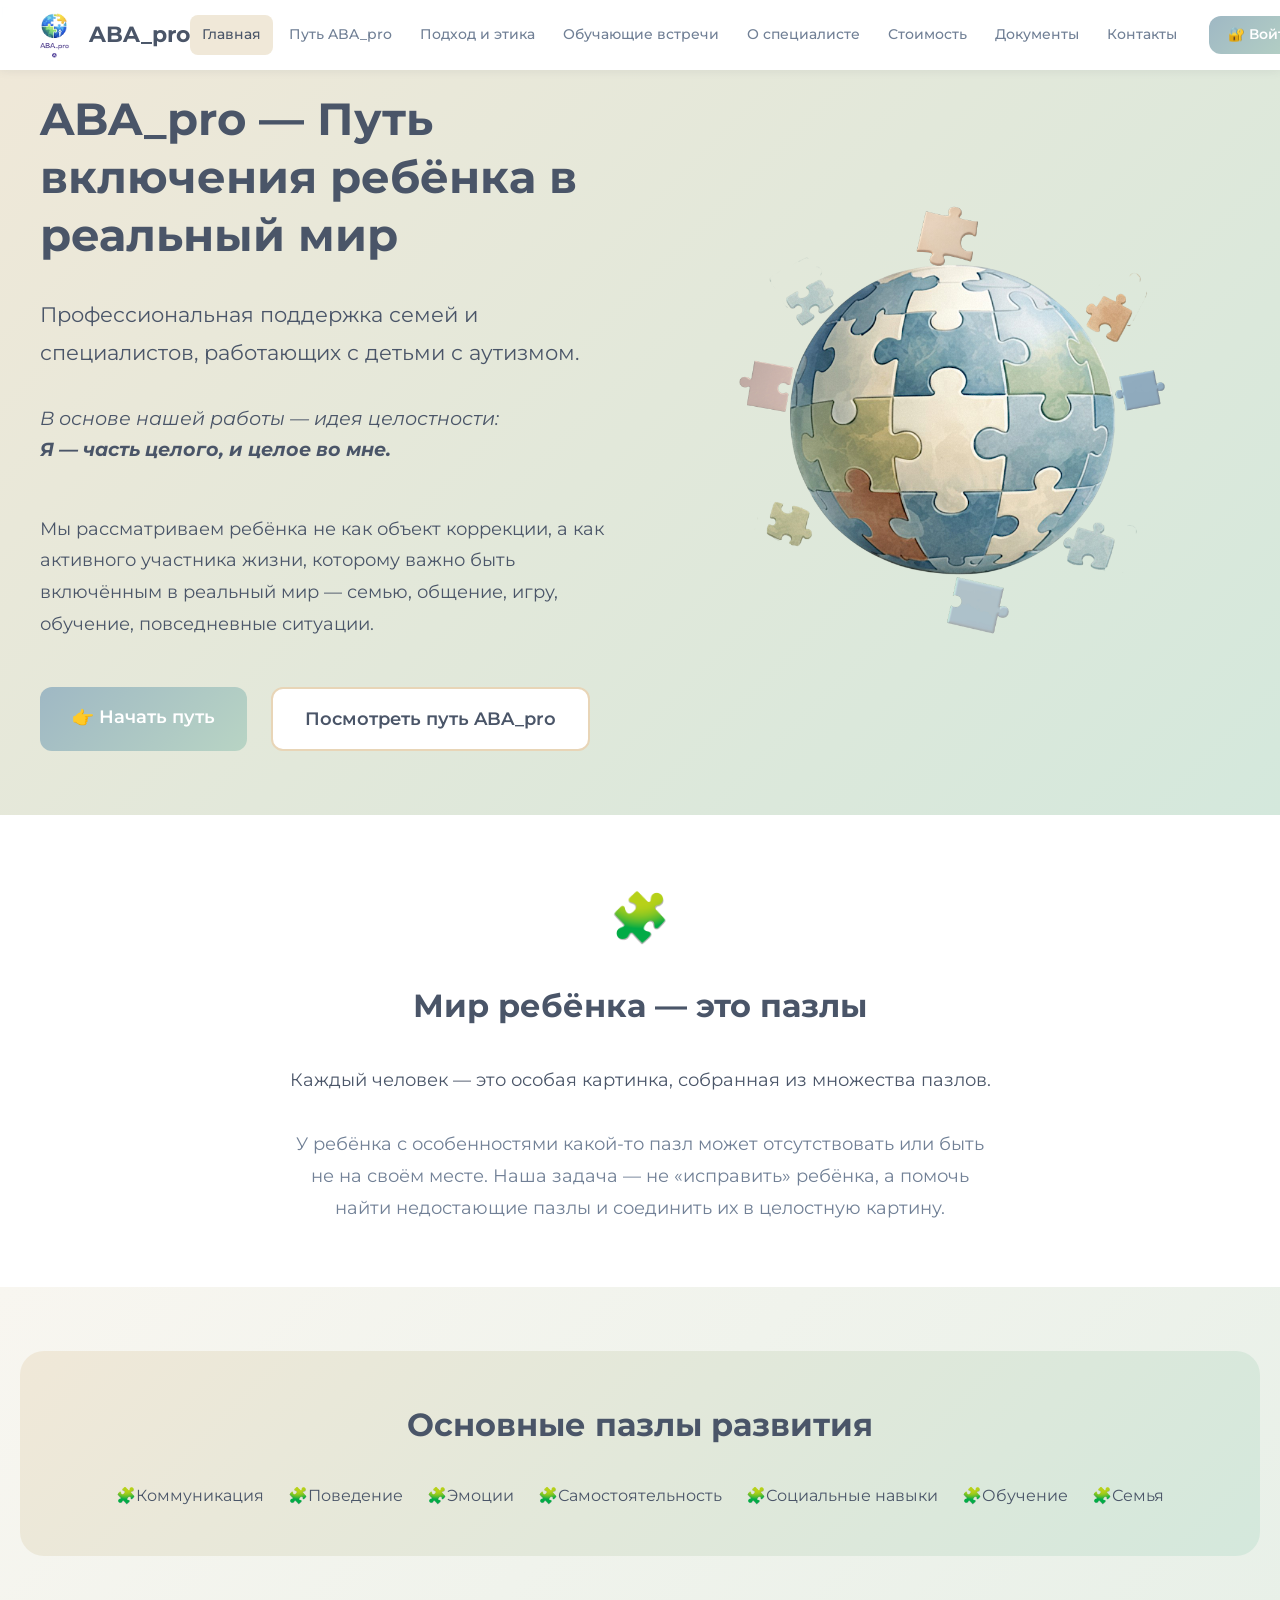
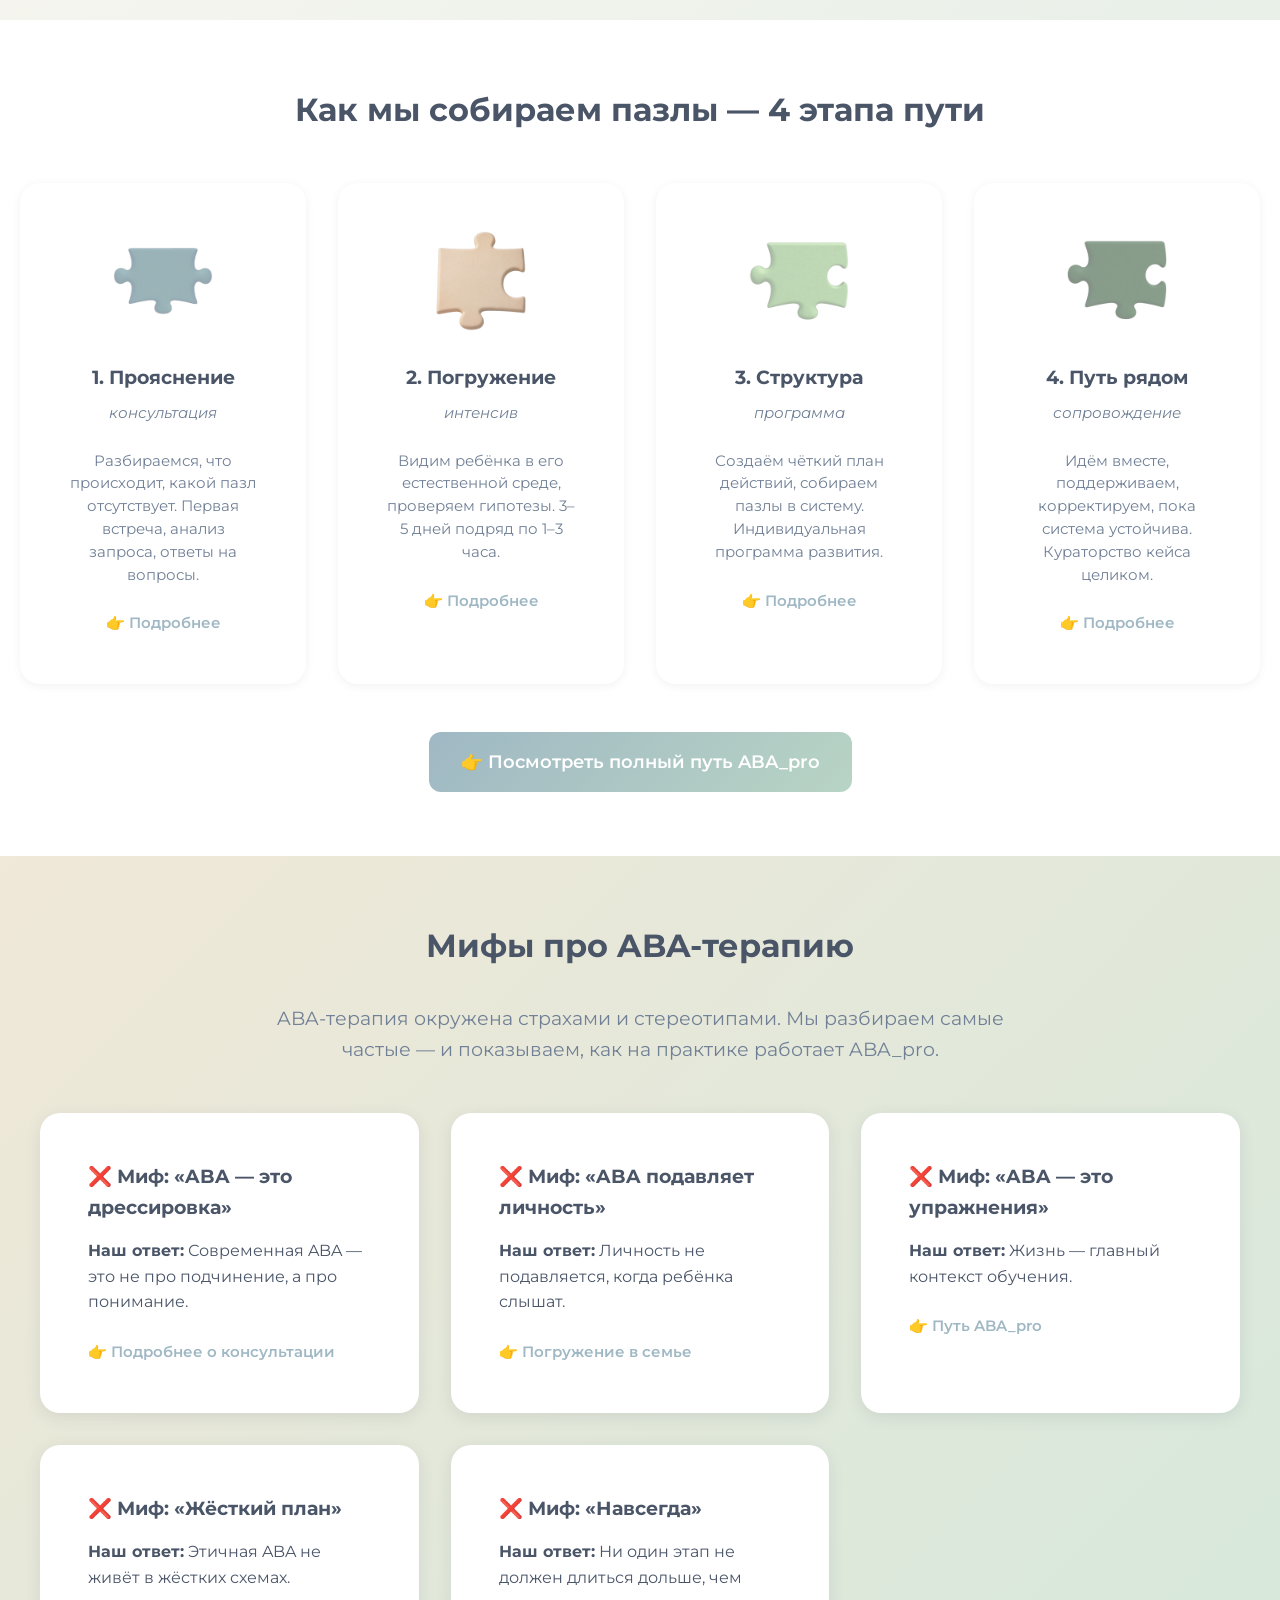
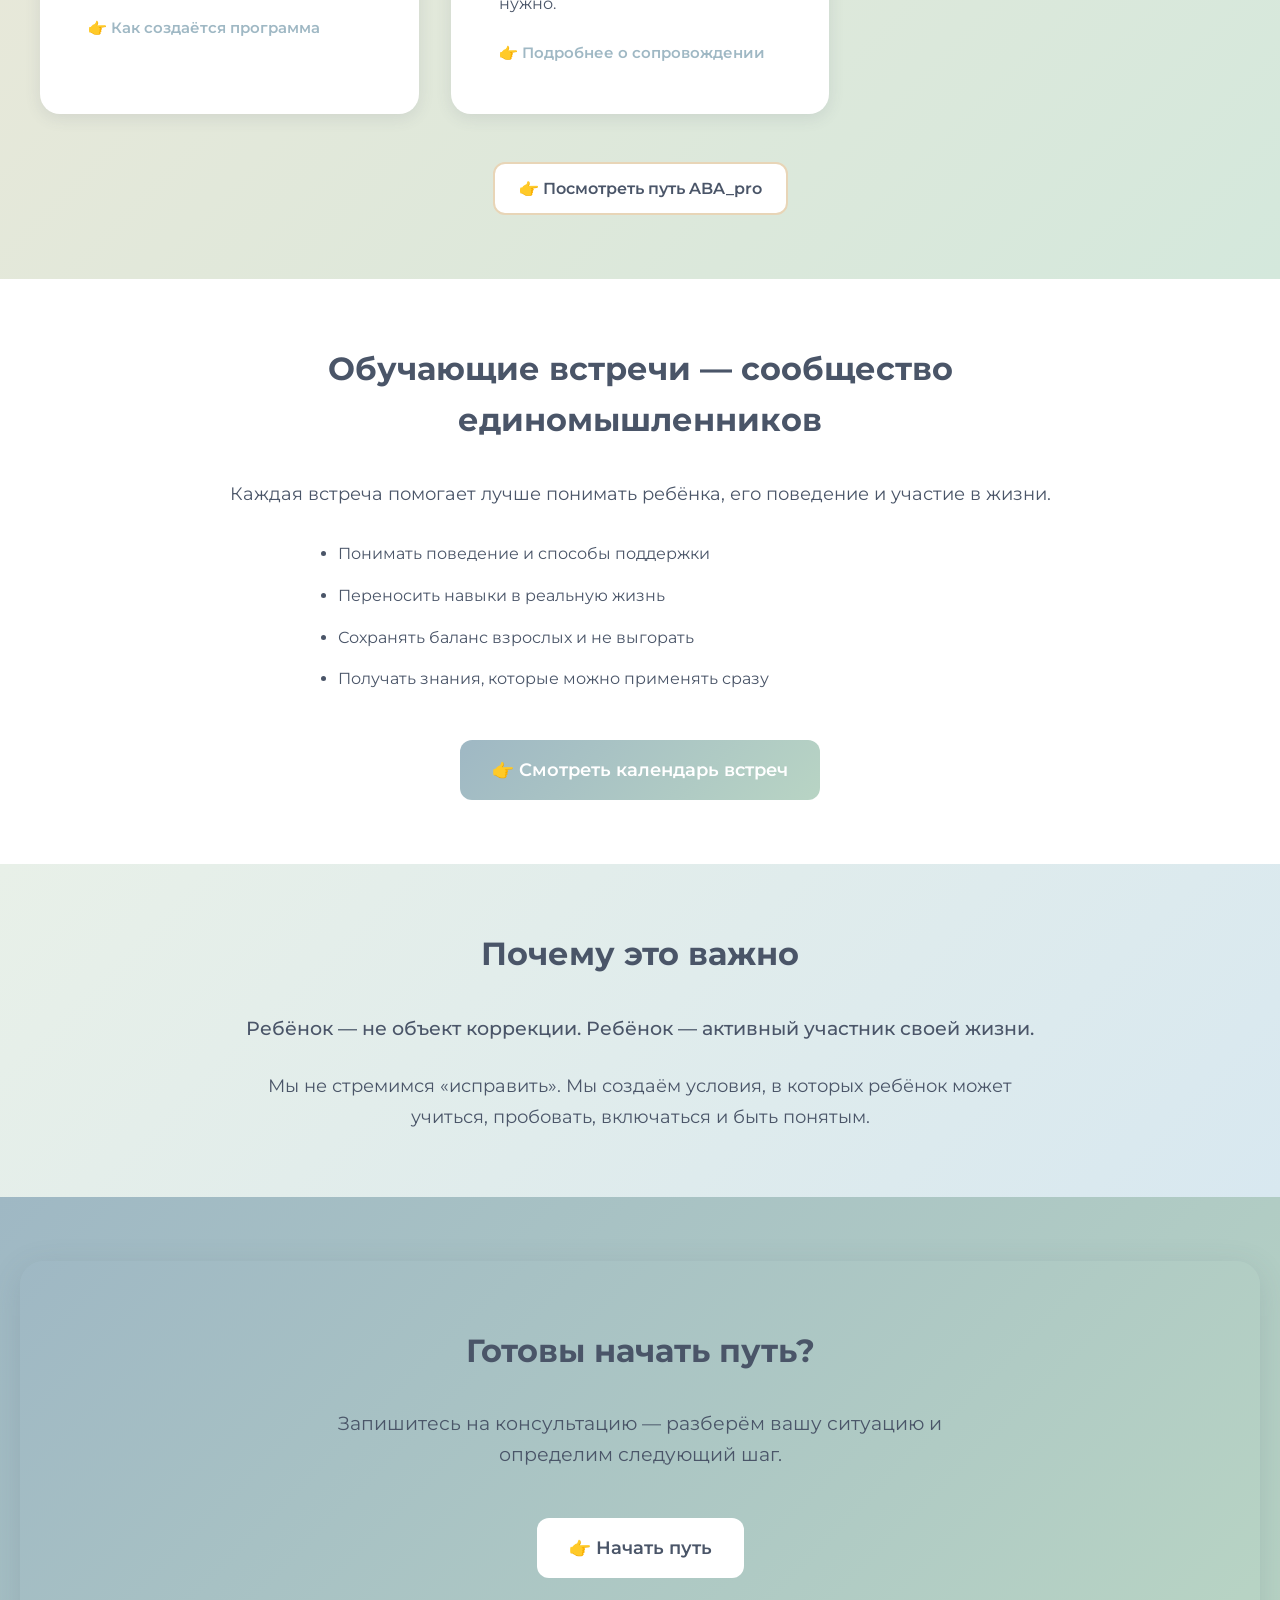
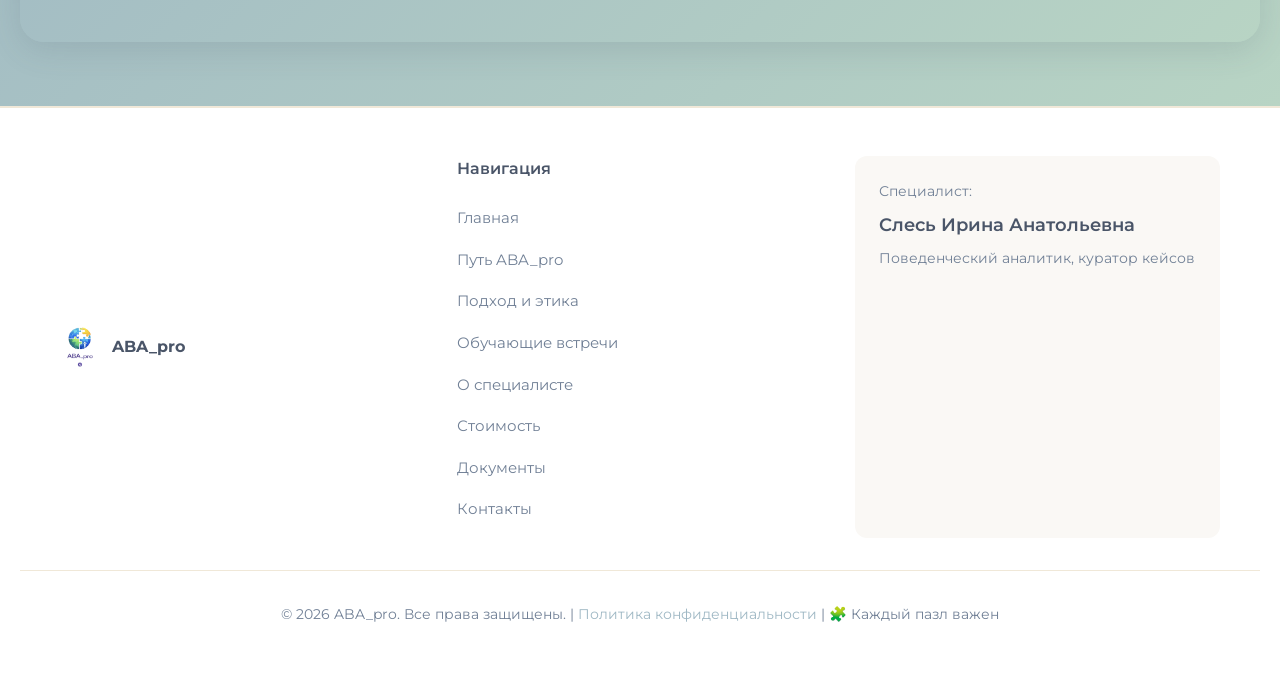
<file: index.html>
<!DOCTYPE html>
<html lang="ru">
<head>
    <meta charset="UTF-8">
    <meta name="viewport" content="width=device-width, initial-scale=1.0">
    <meta name="description" content="ABA_pro — Путь включения ребёнка в реальный мир. Профессиональная поддержка семей и специалистов, работающих с детьми с аутизмом.">
    <meta name="keywords" content="ABA-терапия, аутизм, дети с особенностями, поведенческий анализ, развитие ребёнка, Краснодар">
    <meta name="robots" content="index, follow">
    <title>ABA_pro — Путь включения ребёнка в реальный мир | Профессиональная поддержка</title>
    <link rel="stylesheet" href="style.css">
    <link href="https://fonts.googleapis.com/css2?family=Montserrat:wght@300;400;600;700&display=swap" rel="stylesheet">
    <link rel="icon" type="image/png" sizes="32x32" href="images/favicon-32.png">
</head>
<body>
    <a href="#main-content" class="skip-link">Перейти к содержанию</a>
    
    <!-- Навигация -->
    <nav class="navbar">
        <div class="container nav-container">
            <a href="index.html" class="logo">
                <img src="images/ЛОГОТИП №2.png" alt="ABA_pro" class="logo-img">
                <span class="logo-text">ABA_pro</span>
            </a>
            <ul class="nav-menu" id="navMenu">
                <li><a href="index.html" class="nav-link active">Главная</a></li>
                <li><a href="path.html" class="nav-link">Путь ABA_pro</a></li>
                <li><a href="ethics.html" class="nav-link">Подход и этика</a></li>
                <li><a href="meetings.html" class="nav-link">Обучающие встречи</a></li>
                <li><a href="about.html" class="nav-link">О специалисте</a></li>
                <li><a href="pricing.html" class="nav-link">Стоимость</a></li>
                <li><a href="documents.html" class="nav-link">Документы</a></li>
                <li><a href="contacts.html" class="nav-link">Контакты</a></li>
                <li><a href="login.html" class="btn btn-primary">🔐 Войти</a></li>
            </ul>
            <button class="hamburger" id="hamburger" aria-label="Открыть меню">
                <span></span><span></span><span></span>
            </button>
        </div>
    </nav>

    <main id="main-content">
    <!-- ===== HERO БЛОК ===== -->
    <section class="hero section">
        <div class="container">
            <div style="display: grid; grid-template-columns: 1fr 1fr; gap: var(--spacing-xl); align-items: center; max-width: 1200px; margin: 0 auto;">
                <div style="text-align: left;">
                    <h1 style="font-size: 2.8rem; color: var(--color-text); margin-bottom: var(--spacing-lg); font-weight: 700; line-height: 1.3;">
                        ABA_pro — Путь включения ребёнка в реальный мир
                    </h1>
                    <p style="font-size: 1.3rem; color: var(--color-text); line-height: 1.8; margin-bottom: var(--spacing-lg);">
                        Профессиональная поддержка семей и специалистов, работающих с детьми с аутизмом.
                    </p>
                    <p style="font-size: 1.2rem; color: var(--color-text); font-style: italic; margin-bottom: var(--spacing-xl);">
                        В основе нашей работы — идея целостности:<br>
                        <strong>Я — часть целого, и целое во мне.</strong>
                    </p>
                    <p style="font-size: 1.1rem; color: var(--color-text); line-height: 1.8; margin-bottom: var(--spacing-xl);">
                        Мы рассматриваем ребёнка не как объект коррекции, а как активного участника жизни, 
                        которому важно быть включённым в реальный мир — семью, общение, игру, обучение, повседневные ситуации.
                    </p>
                    <div style="display: flex; gap: var(--spacing-md); flex-wrap: wrap;">
                        <a href="contacts.html" class="btn btn-primary btn-large">👉 Начать путь</a>
                        <a href="path.html" class="btn btn-secondary btn-large">Посмотреть путь ABA_pro</a>
                    </div>
                </div>
                <div style="text-align: center;">
                    <img src="images/globus (1).png" alt="Глобус из пазлов" class="hero-globe" loading="lazy">
                </div>
            </div>
        </div>
    </section>

    <!-- ===== МИР РЕБЁНКА — ПАЗЛЫ ===== -->
    <section class="section">
        <div class="container">
            <div class="aesthetic-frame">
                <div class="aesthetic-frame-inner" style="text-align: center;">
                    <span style="font-size: 3rem; display: block; margin-bottom: var(--spacing-md);">🧩</span>
                    <h2 class="section-title">Мир ребёнка — это пазлы</h2>
                    <div class="section-divider"></div>
                    <p style="font-size: 1.15rem; color: var(--color-text); line-height: 1.8; margin-bottom: var(--spacing-lg);">
                        Каждый человек — это особая картинка, собранная из множества пазлов.
                    </p>
                    <p style="font-size: 1.1rem; color: var(--color-text-light); line-height: 1.8; max-width: 700px; margin: 0 auto;">
                        У ребёнка с особенностями какой-то пазл может отсутствовать или быть не на своём месте. 
                        Наша задача — не «исправить» ребёнка, а помочь найти недостающие пазлы и соединить их в целостную картину.
                    </p>
                </div>
            </div>
        </div>
    </section>

    <!-- ===== ОСНОВНЫЕ ПАЗЛЫ РАЗВИТИЯ ===== -->
    <section class="section">
        <div class="container">
            <div style="background: linear-gradient(135deg, #F0E8D8 0%, #D4E8DC 100%); padding: var(--spacing-xl) var(--spacing-xxl); border-radius: 24px; text-align: center;">
                <h2 class="section-title">Основные пазлы развития</h2>
                <div style="display: flex; flex-wrap: wrap; justify-content: center; gap: var(--spacing-md); margin-top: var(--spacing-lg);">
                    <div class="puzzle-pill"><span class="icon">🧩</span><span>Коммуникация</span></div>
                    <div class="puzzle-pill"><span class="icon">🧩</span><span>Поведение</span></div>
                    <div class="puzzle-pill"><span class="icon">🧩</span><span>Эмоции</span></div>
                    <div class="puzzle-pill"><span class="icon">🧩</span><span>Самостоятельность</span></div>
                    <div class="puzzle-pill"><span class="icon">🧩</span><span>Социальные навыки</span></div>
                    <div class="puzzle-pill"><span class="icon">🧩</span><span>Обучение</span></div>
                    <div class="puzzle-pill"><span class="icon">🧩</span><span>Семья</span></div>
                </div>
            </div>
        </div>
    </section>

        <!-- ===== 4 ЭТАПА ПУТИ ===== -->
<section class="section">
    <div class="container">
        <h2 class="section-title">Как мы собираем пазлы — 4 этапа пути</h2>
        <div class="section-divider"></div>
        
        <!-- Сетка с карточками этапов -->
        <div class="start-steps">
            <article class="start-step">
                <div class="step-puzzle">
                    <img src="images/4. 4 пазла - голубой.png" alt="Пазл консультации" class="puzzle-img" loading="lazy">
                </div>
                <h3>1. Прояснение</h3>
                <p class="step-tag">консультация</p>
                <p class="step-desc">Разбираемся, что происходит, какой пазл отсутствует. Первая встреча, анализ запроса, ответы на вопросы.</p>
                <a href="path.html#consultation" class="step-more">👉 Подробнее</a>
            </article>

            <article class="start-step">
                <div class="step-puzzle">
                    <img src="images/1. 4 пазла - беж.png" alt="Пазл интенсива" class="puzzle-img" loading="lazy">
                </div>
                <h3>2. Погружение</h3>
                <p class="step-tag">интенсив</p>
                <p class="step-desc">Видим ребёнка в его естественной среде, проверяем гипотезы. 3–5 дней подряд по 1–3 часа.</p>
                <a href="path.html#intensive" class="step-more">👉 Подробнее</a>
            </article>

            <article class="start-step">
                <div class="step-puzzle">
                    <img src="images/3. 4 пазала - свет зел.png" alt="Пазл программы" class="puzzle-img" loading="lazy">
                </div>
                <h3>3. Структура</h3>
                <p class="step-tag">программа</p>
                <p class="step-desc">Создаём чёткий план действий, собираем пазлы в систему. Индивидуальная программа развития.</p>
                <a href="path.html#program" class="step-more">👉 Подробнее</a>
            </article>

            <article class="start-step">
                <div class="step-puzzle">
                    <img src="images/2. 4 пазла - темн зел.png" alt="Пазл сопровождения" class="puzzle-img" loading="lazy">
                </div>
                <h3>4. Путь рядом</h3>
                <p class="step-tag">сопровождение</p>
                <p class="step-desc">Идём вместе, поддерживаем, корректируем, пока система устойчива. Кураторство кейса целиком.</p>
                <a href="path.html#support" class="step-more">👉 Подробнее</a>
            </article>
        </div>
        
        <!-- Кнопка вынесена ОТДЕЛЬНО и центрирована -->
        <div class="section-cta">
            <a href="path.html" class="btn btn-primary btn-large">👉 Посмотреть полный путь ABA_pro</a>
        </div>
    </div>
</section>

    <!-- ===== МИФЫ ПРО ABA ===== -->
    <section class="section">
        <div class="container">
            <h2 class="section-title">Мифы про ABA-терапию</h2>
<p class="section-subtitle">ABA-терапия окружена страхами и стереотипами. Мы разбираем самые частые — и показываем, как на практике работает ABA_pro.</p>
            </p>
            <div style="display: grid; grid-template-columns: repeat(auto-fit, minmax(300px, 1fr)); gap: var(--spacing-lg); max-width: 1200px; margin: 0 auto;">
                <div class="card">
                    <h3 style="font-size: 1.2rem; color: var(--color-text); margin-bottom: var(--spacing-sm);">❌ Миф: «ABA — это дрессировка»</h3>
                    <p style="color: var(--color-text); line-height: 1.6; margin-bottom: var(--spacing-md);">
                        <strong>Наш ответ:</strong> Современная ABA — это не про подчинение, а про понимание.
                    </p>
                    <a href="path.html#consultation" style="color: var(--color-blue); font-weight: 600; font-size: 0.95rem;">👉 Подробнее о консультации</a>
                </div>
                <div class="card">
                    <h3 style="font-size: 1.2rem; color: var(--color-text); margin-bottom: var(--spacing-sm);">❌ Миф: «ABA подавляет личность»</h3>
                    <p style="color: var(--color-text); line-height: 1.6; margin-bottom: var(--spacing-md);">
                        <strong>Наш ответ:</strong> Личность не подавляется, когда ребёнка слышат.
                    </p>
                    <a href="path.html#intensive" style="color: var(--color-blue); font-weight: 600; font-size: 0.95rem;">👉 Погружение в семье</a>
                </div>
                <div class="card">
                    <h3 style="font-size: 1.2rem; color: var(--color-text); margin-bottom: var(--spacing-sm);">❌ Миф: «ABA — это упражнения»</h3>
                    <p style="color: var(--color-text); line-height: 1.6; margin-bottom: var(--spacing-md);">
                        <strong>Наш ответ:</strong> Жизнь — главный контекст обучения.
                    </p>
                    <a href="path.html" style="color: var(--color-blue); font-weight: 600; font-size: 0.95rem;">👉 Путь ABA_pro</a>
                </div>
                <div class="card">
                    <h3 style="font-size: 1.2rem; color: var(--color-text); margin-bottom: var(--spacing-sm);">❌ Миф: «Жёсткий план»</h3>
                    <p style="color: var(--color-text); line-height: 1.6; margin-bottom: var(--spacing-md);">
                        <strong>Наш ответ:</strong> Этичная ABA не живёт в жёстких схемах.
                    </p>
                    <a href="path.html#program" style="color: var(--color-blue); font-weight: 600; font-size: 0.95rem;">👉 Как создаётся программа</a>
                </div>
                <div class="card">
                    <h3 style="font-size: 1.2rem; color: var(--color-text); margin-bottom: var(--spacing-sm);">❌ Миф: «Навсегда»</h3>
                    <p style="color: var(--color-text); line-height: 1.6; margin-bottom: var(--spacing-md);">
                        <strong>Наш ответ:</strong> Ни один этап не должен длиться дольше, чем нужно.
                    </p>
                    <a href="path.html#support" style="color: var(--color-blue); font-weight: 600; font-size: 0.95rem;">👉 Подробнее о сопровождении</a>
                </div>
            </div>
            <div style="text-align: center; margin-top: var(--spacing-xl);">
                <a href="path.html" class="btn btn-secondary">👉 Посмотреть путь ABA_pro</a>
            </div>
        </div>
    </section>

    <!-- ===== ОБУЧАЮЩИЕ ВСТРЕЧИ ===== -->
    <section class="section">
        <div class="container">
            <div style="text-align: center; max-width: 900px; margin: 0 auto;">
                <h2 class="section-title">Обучающие встречи — сообщество единомышленников</h2>
                <p style="font-size: 1.1rem; color: var(--color-text); line-height: 1.8; margin-bottom: var(--spacing-lg);">
                    Каждая встреча помогает лучше понимать ребёнка, его поведение и участие в жизни.
                </p>
                <ul style="list-style: disc; padding-left: var(--spacing-xl); margin: 0 auto var(--spacing-xl); max-width: 700px; text-align: left;">
                    <li style="margin-bottom: var(--spacing-sm); color: var(--color-text);">Понимать поведение и способы поддержки</li>
                    <li style="margin-bottom: var(--spacing-sm); color: var(--color-text);">Переносить навыки в реальную жизнь</li>
                    <li style="margin-bottom: var(--spacing-sm); color: var(--color-text);">Сохранять баланс взрослых и не выгорать</li>
                    <li style="margin-bottom: var(--spacing-sm); color: var(--color-text);">Получать знания, которые можно применять сразу</li>
                </ul>
                <a href="meetings.html" class="btn btn-primary btn-large">👉 Смотреть календарь встреч</a>
            </div>
        </div>
    </section>

    <!-- ===== ПОЧЕМУ ЭТО ВАЖНО ===== -->
    <section class="section">
        <div class="container">
            <div style="text-align: center; max-width: 800px; margin: 0 auto;">
                <h2 class="section-title">Почему это важно</h2>
                <div class="section-divider"></div>
                <p style="font-size: 1.2rem; color: var(--color-text); line-height: 1.8; font-weight: 500;">
                    Ребёнок — не объект коррекции. Ребёнок — активный участник своей жизни.
                </p>
                <p style="font-size: 1.1rem; color: var(--color-text); line-height: 1.8; margin-top: var(--spacing-md);">
                    Мы не стремимся «исправить». Мы создаём условия, в которых ребёнок может учиться, пробовать, включаться и быть понятым.
                </p>
            </div>
        </div>
    </section>

    <!-- ===== CTA ===== -->
    <section class="section">
        <div class="container">
            <div style="background: linear-gradient(135deg, var(--color-blue) 0%, var(--color-green) 100%); padding: var(--spacing-xxl); border-radius: var(--radius-xl); text-align: center; box-shadow: var(--shadow-lg);">
                <h2 style="font-size: 2rem; color: var(--color-text); margin-bottom: var(--spacing-lg); font-weight: 700;">Готовы начать путь?</h2>
                <p style="font-size: 1.2rem; color: var(--color-text); margin-bottom: var(--spacing-xl); max-width: 700px; margin-left: auto; margin-right: auto;">
                    Запишитесь на консультацию — разберём вашу ситуацию и определим следующий шаг.
                </p>
                <a href="contacts.html" class="btn btn-primary btn-large" style="background: var(--color-white); color: var(--color-text);">👉 Начать путь</a>
            </div>
        </div>
    </section>
    </main>

    <!-- Footer -->
    <footer class="footer">
        <div class="container">
            <div class="footer-content">
                <div class="footer-logo">
                    <img src="images/ЛОГОТИП №2.png" alt="ABA_pro" class="footer-logo-img">
                    <span class="footer-logo-text">ABA_pro</span>
                </div>
                <div class="footer-nav">
                    <h4 class="footer-nav-title">Навигация</h4>
                    <ul class="footer-nav-list">
                        <li><a href="index.html" class="footer-nav-link">Главная</a></li>
                        <li><a href="path.html" class="footer-nav-link">Путь ABA_pro</a></li>
                        <li><a href="ethics.html" class="footer-nav-link">Подход и этика</a></li>
                        <li><a href="meetings.html" class="footer-nav-link">Обучающие встречи</a></li>
                        <li><a href="about.html" class="footer-nav-link">О специалисте</a></li>
                        <li><a href="pricing.html" class="footer-nav-link">Стоимость</a></li>
                        <li><a href="documents.html" class="footer-nav-link">Документы</a></li>
                        <li><a href="contacts.html" class="footer-nav-link">Контакты</a></li>
                    </ul>
                </div>
                <div class="footer-specialist-card">
                    <p class="specialist-label">Специалист:</p>
                    <h3 class="specialist-name">Слесь Ирина Анатольевна</h3>
                    <p class="specialist-role">Поведенческий аналитик, куратор кейсов</p>
                </div>
            </div>
            <div class="footer-bottom">
                <p>&copy; 2026 ABA_pro. Все права защищены. | 
                   <a href="privacy.html" class="footer-link">Политика конфиденциальности</a> | 
                   🧩 Каждый пазл важен</p>
            </div>
        </div>
    </footer>

    <script src="script.js"></script>
    <script>
    // Анимация появления секций при скролле
    document.addEventListener('DOMContentLoaded', function() {
        const sections = document.querySelectorAll('.section');
        const observer = new IntersectionObserver((entries) => {
            entries.forEach(entry => {
                if (entry.isIntersecting) {
                    entry.target.classList.add('visible');
                }
            });
        }, { threshold: 0.1 });
        
        sections.forEach(section => {
            observer.observe(section);
        });

        // Мобильное меню
        const hamburger = document.getElementById('hamburger');
        const navMenu = document.getElementById('navMenu');
        if (hamburger && navMenu) {
            hamburger.addEventListener('click', function() {
                this.classList.toggle('active');
                navMenu.classList.toggle('active');
            });
            document.addEventListener('click', function(e) {
                if (!hamburger.contains(e.target) && !navMenu.contains(e.target)) {
                    hamburger.classList.remove('active');
                    navMenu.classList.remove('active');
                }
            });
        }
    });
    </script>
</body>
</html>
</file>
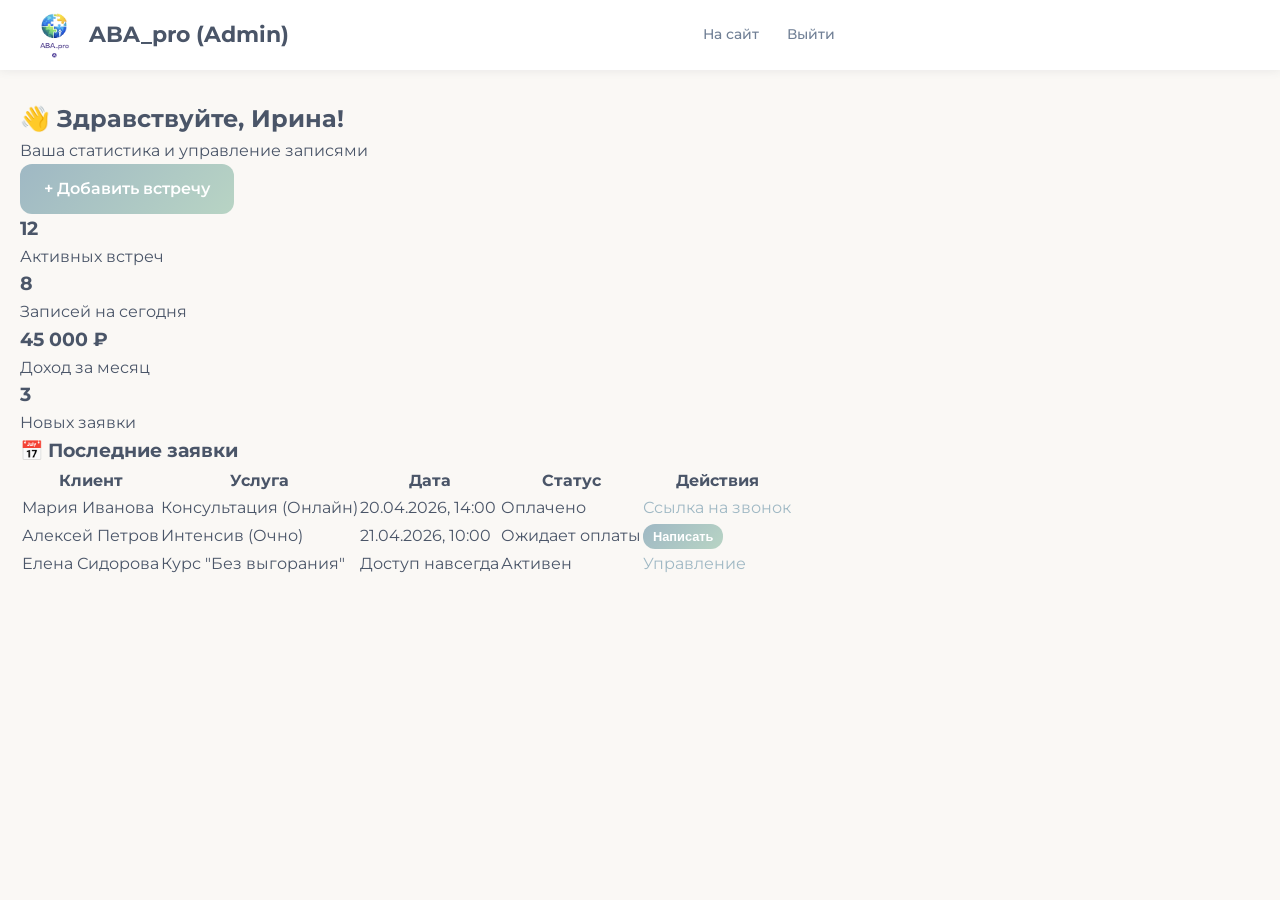
<file: cabinet-specialist.html>
<!DOCTYPE html>
<html lang="ru">
<head>
    <meta charset="UTF-8">
    <meta name="viewport" content="width=device-width, initial-scale=1.0">
    <title>Кабинет Владельца — ABA_pro</title>
    <link rel="stylesheet" href="style.css">
    <link href="https://fonts.googleapis.com/css2?family=Montserrat:wght@400;600;700&display=swap" rel="stylesheet">
</head>
<body>
    <nav class="navbar">
        <div class="container nav-container">
            <a href="index.html" class="logo">
                <img src="images/ЛОГОТИП №2.png" alt="ABA_pro" class="logo-img">
                <span class="logo-text">ABA_pro (Admin)</span>
            </a>
            <ul class="nav-menu">
                <li><a href="index.html" class="nav-link">На сайт</a></li>
                <li><a href="contacts.html" class="nav-link">Выйти</a></li>
            </ul>
        </div>
    </nav>

    <main style="padding-top: 100px; padding-bottom: 50px;">
        <div class="container">
            <div class="dashboard-header">
                <div class="dashboard-welcome">
                    <h2>👋 Здравствуйте, Ирина!</h2>
                    <p>Ваша статистика и управление записями</p>
                </div>
                <a href="contacts.html" class="btn">+ Добавить встречу</a>
            </div>

            <!-- Статистика -->
            <div class="stats-grid">
                <div class="stat-card">
                    <h3>12</h3>
                    <p>Активных встреч</p>
                </div>
                <div class="stat-card">
                    <h3>8</h3>
                    <p>Записей на сегодня</p>
                </div>
                <div class="stat-card" style="border-top-color: var(--color-green);">
                    <h3>45 000 ₽</h3>
                    <p>Доход за месяц</p>
                </div>
                <div class="stat-card" style="border-top-color: var(--color-sand);">
                    <h3>3</h3>
                    <p>Новых заявки</p>
                </div>
            </div>

            <!-- Таблица заявок -->
            <div class="data-table-container">
                <h3 style="margin: 0; color: var(--color-text);">📅 Последние заявки</h3>
                <table class="data-table">
                    <thead>
                        <tr>
                            <th>Клиент</th>
                            <th>Услуга</th>
                            <th>Дата</th>
                            <th>Статус</th>
                            <th>Действия</th>
                        </tr>
                    </thead>
                    <tbody>
                        <tr>
                            <td>Мария Иванова</td>
                            <td>Консультация (Онлайн)</td>
                            <td>20.04.2026, 14:00</td>
                            <td><span class="status-badge status-paid">Оплачено</span></td>
                            <td><a href="#" style="color: var(--color-blue);">Ссылка на звонок</a></td>
                        </tr>
                        <tr>
                            <td>Алексей Петров</td>
                            <td>Интенсив (Очно)</td>
                            <td>21.04.2026, 10:00</td>
                            <td><span class="status-badge status-pending">Ожидает оплаты</span></td>
                            <td><button class="btn" style="padding: 5px 10px; font-size: 0.8rem;">Написать</button></td>
                        </tr>
                        <tr>
                            <td>Елена Сидорова</td>
                            <td>Курс "Без выгорания"</td>
                            <td>Доступ навсегда</td>
                            <td><span class="status-badge status-paid">Активен</span></td>
                            <td><a href="#" style="color: var(--color-blue);">Управление</a></td>
                        </tr>
                    </tbody>
                </table>
            </div>
        </div>
    </main>
</body>
</html>
</file>
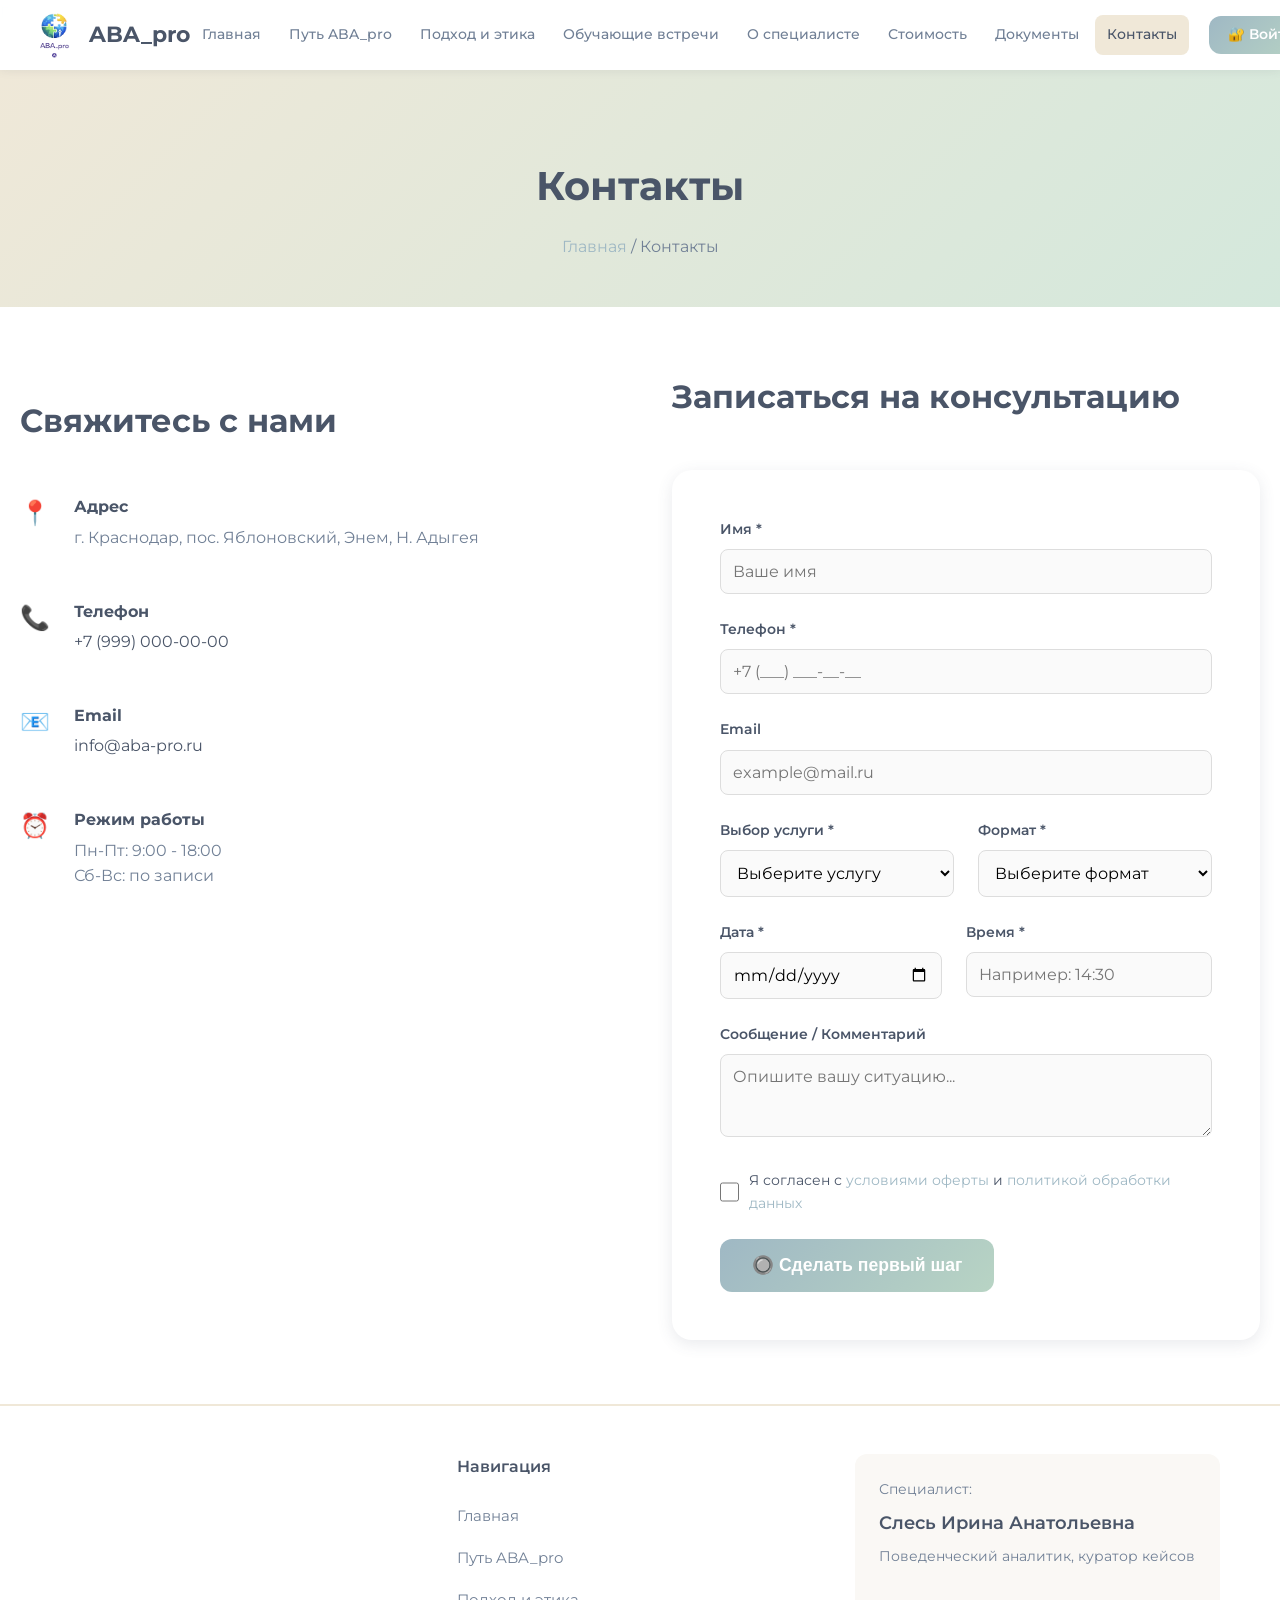
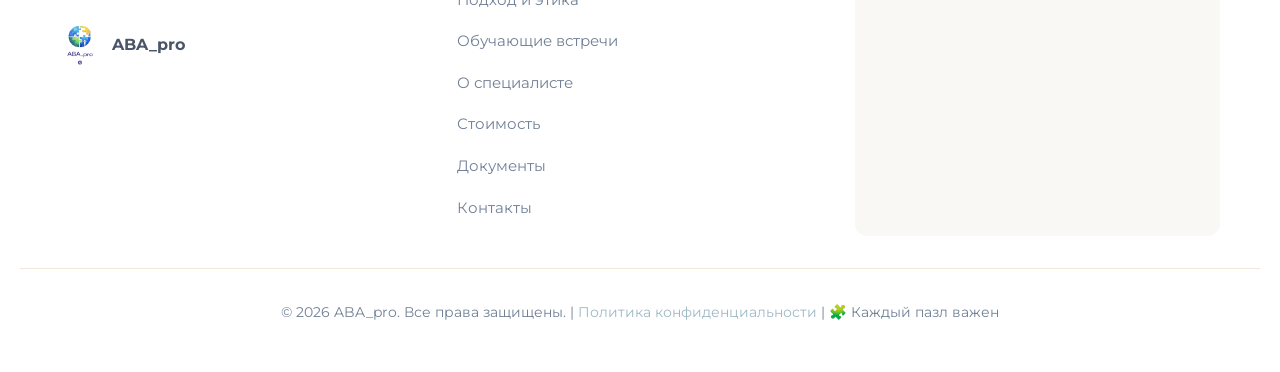
<file: contacts.html>
<!DOCTYPE html>
<html lang="ru">
<head>
    <meta charset="UTF-8">
    <meta name="viewport" content="width=device-width, initial-scale=1.0">
    <meta name="description" content="Контакты ABA_pro — Запись на консультацию, адрес, телефон, режим работы.">
    <title>Контакты — ABA_pro | Запись на консультацию</title>
    <link rel="stylesheet" href="style.css">
    <link href="https://fonts.googleapis.com/css2?family=Montserrat:wght@300;400;600;700&display=swap" rel="stylesheet">
</head>
<body>
    <a href="#main-content" class="skip-link">Перейти к содержанию</a>

    <!-- Навигация -->
    <nav class="navbar">
        <div class="container nav-container">
            <a href="index.html" class="logo">
                <img src="images/ЛОГОТИП №2.png" alt="ABA_pro" class="logo-img">
                <span class="logo-text">ABA_pro</span>
            </a>
            <ul class="nav-menu" id="navMenu">
                <li><a href="index.html" class="nav-link">Главная</a></li>
                <li><a href="path.html" class="nav-link">Путь ABA_pro</a></li>
                <li><a href="ethics.html" class="nav-link">Подход и этика</a></li>
                <li><a href="meetings.html" class="nav-link">Обучающие встречи</a></li>
                <li><a href="about.html" class="nav-link">О специалисте</a></li>
                <li><a href="pricing.html" class="nav-link">Стоимость</a></li>
                <li><a href="documents.html" class="nav-link">Документы</a></li>
                <li><a href="contacts.html" class="nav-link active">Контакты</a></li>
                <li><a href="login.html" class="btn btn-primary">🔐 Войти</a></li>
            </ul>
            <button class="hamburger" id="hamburger"><span></span><span></span><span></span></button>
        </div>
    </nav>

    <main id="main-content">
    <!-- Заголовок страницы -->
    <section class="page-header">
        <div class="container">
            <h1>Контакты</h1>
            <p class="breadcrumb"><a href="index.html">Главная</a> / Контакты</p>
        </div>
    </section>

    <!-- Основной контент: Контакты + Форма -->
    <section class="section">
        <div class="container">
            <div class="contact-grid">
                
                <!-- Левая колонка: Инфо -->
                <div class="contact-info">
                    <h2 class="section-title" style="text-align: left; margin-bottom: var(--spacing-xl);">Свяжитесь с нами</h2>
                    
                    <div class="info-item">
                        <span class="info-icon">📍</span>
                        <div>
                            <strong>Адрес</strong>
                            <p>г. Краснодар, пос. Яблоновский, Энем, Н. Адыгея</p>
                        </div>
                    </div>

                    <div class="info-item">
                        <span class="info-icon">📞</span>
                        <div>
                            <strong>Телефон</strong>
                            <p><a href="tel:+79990000000" style="color: var(--color-text);">+7 (999) 000-00-00</a></p>
                        </div>
                    </div>

                    <div class="info-item">
                        <span class="info-icon">📧</span>
                        <div>
                            <strong>Email</strong>
                            <p><a href="mailto:info@aba-pro.ru" style="color: var(--color-text);">info@aba-pro.ru</a></p>
                        </div>
                    </div>

                    <div class="info-item">
                        <span class="info-icon">⏰</span>
                        <div>
                            <strong>Режим работы</strong>
                            <p>Пн-Пт: 9:00 - 18:00<br>Сб-Вс: по записи</p>
                        </div>
                    </div>
                </div>

                <!-- Правая колонка: Форма -->
                <div class="contact-form-wrapper">
                    <h2 class="section-title" style="text-align: left; margin-bottom: var(--spacing-xl);">Записаться на консультацию</h2>
                    
                    <form id="contactForm" class="booking-form">
    <!-- Имя -->
    <div class="form-group">
        <label for="name">Имя *</label>
        <input type="text" id="name" name="name" placeholder="Ваше имя" required>
    </div>

    <!-- Телефон -->
    <div class="form-group">
        <label for="phone">Телефон *</label>
        <input type="tel" id="phone" name="phone" placeholder="+7 (___) ___-__-__" required>
    </div>

    <!-- Email -->
    <div class="form-group">
        <label for="email">Email</label>
        <input type="email" id="email" name="email" placeholder="example@mail.ru">
    </div>

    <!-- Выбор услуги и Формат -->
    <div class="form-row">
        <div class="form-group">
            <label for="service">Выбор услуги *</label>
            <select id="service" name="service" required>
                <option value="" disabled selected>Выберите услугу</option>
                <option value="consultation">Консультация</option>
                <option value="intensive">Интенсив</option>
                <option value="program">Программа развития</option>
                <option value="support">Сопровождение</option>
                <option value="meeting">Тематическая встреча</option>
            </select>
        </div>

        <div class="form-group">
            <label for="format">Формат *</label>
            <select id="format" name="format" required>
                <option value="" disabled selected>Выберите формат</option>
                <option value="online">Онлайн</option>
                <option value="offline">Очно</option>
            </select>
        </div>
    </div>

    <!-- Дата и Время (ИЗМЕНЕНО) -->
    <div class="form-row">
        <div class="form-group">
            <label for="date">Дата *</label>
            <input type="date" id="date" name="date" required>
        </div>
        <div class="form-group">
            <label for="time">Время *</label>
            <input type="text" id="time" name="time" placeholder="Например: 14:30" required>
        </div>
    </div>

    <!-- Сообщение -->
    <div class="form-group">
        <label for="message">Сообщение / Комментарий</label>
        <textarea id="message" name="message" rows="3" placeholder="Опишите вашу ситуацию..."></textarea>
    </div>

    <!-- Чекбокс согласия -->
    <div class="form-group checkbox-group">
        <input type="checkbox" id="agreement" name="agreement" required>
        <label for="agreement">Я согласен с <a href="documents.html">условиями оферты</a> и <a href="privacy.html">политикой обработки данных</a></label>
    </div>

    <button type="submit" class="btn btn-large btn-primary">🔘 Сделать первый шаг</button>
</form>

                    <!-- Сообщение об успехе (скрыто по умолчанию) -->
                    <div id="successMessage" class="success-message" style="display: none;">
                        <div style="font-size: 3rem; margin-bottom: var(--spacing-md);">✨</div>
                        <h3 style="margin-bottom: var(--spacing-md);">Запрос получен</h3>
                        <p>Спасибо за доверие.<br>Я внимательно изучу ваш запрос и свяжусь с вами в ближайшее время.</p>
                        <p style="margin-top: var(--spacing-md); font-weight: 600;">Пазлы начинают собираться 🌍🧩</p>
                    </div>
                </div>

            </div>
        </div>
    </section>

  

    <footer class="footer">
        <div class="container">
            <div class="footer-content">
                <div class="footer-logo">
                    <img src="images/ЛОГОТИП №2.png" alt="ABA_pro" class="footer-logo-img">
                    <span class="footer-logo-text">ABA_pro</span>
                </div>
                <div class="footer-nav">
                    <h4 class="footer-nav-title">Навигация</h4>
                    <ul class="footer-nav-list">
                        <li><a href="index.html" class="footer-nav-link">Главная</a></li>
                        <li><a href="path.html" class="footer-nav-link">Путь ABA_pro</a></li>
                        <li><a href="ethics.html" class="footer-nav-link">Подход и этика</a></li>
                        <li><a href="meetings.html" class="footer-nav-link">Обучающие встречи</a></li>
                        <li><a href="about.html" class="footer-nav-link">О специалисте</a></li>
                        <li><a href="pricing.html" class="footer-nav-link">Стоимость</a></li>
                        <li><a href="documents.html" class="footer-nav-link">Документы</a></li>
                        <li><a href="contacts.html" class="footer-nav-link">Контакты</a></li>
                    </ul>
                </div>
                <div class="footer-specialist-card">
                    <p class="specialist-label">Специалист:</p>
                    <h3 class="specialist-name">Слесь Ирина Анатольевна</h3>
                    <p class="specialist-role">Поведенческий аналитик, куратор кейсов</p>
                </div>
            </div>
            <div class="footer-bottom">
                <p>&copy; 2026 ABA_pro. Все права защищены. | 
                   <a href="privacy.html" class="footer-link">Политика конфиденциальности</a> | 
                   🧩 Каждый пазл важен</p>
            </div>
        </div>
    </footer>

    <script src="script.js"></script>
    <script>
        // Скрипт обработки формы (имитация отправки)
        document.addEventListener('DOMContentLoaded', function() {
            const form = document.getElementById('contactForm');
            const successMessage = document.getElementById('successMessage');

            if(form) {
                form.addEventListener('submit', function(e) {
                    e.preventDefault(); // Останавливаем реальную отправку
                    form.style.display = 'none'; // Скрываем форму
                    successMessage.style.display = 'block'; // Показываем успех
                    
                    // В реальном проекте здесь был бы fetch() запрос к серверу
                    console.log('Форма отправлена');
                });
            }

            // Установка минимальной даты (сегодня)
            const dateInput = document.getElementById('date');
            if(dateInput) {
                const today = new Date().toISOString().split('T')[0];
                dateInput.setAttribute('min', today);
            }
        });
    </script>
</body>
</html>
</file>
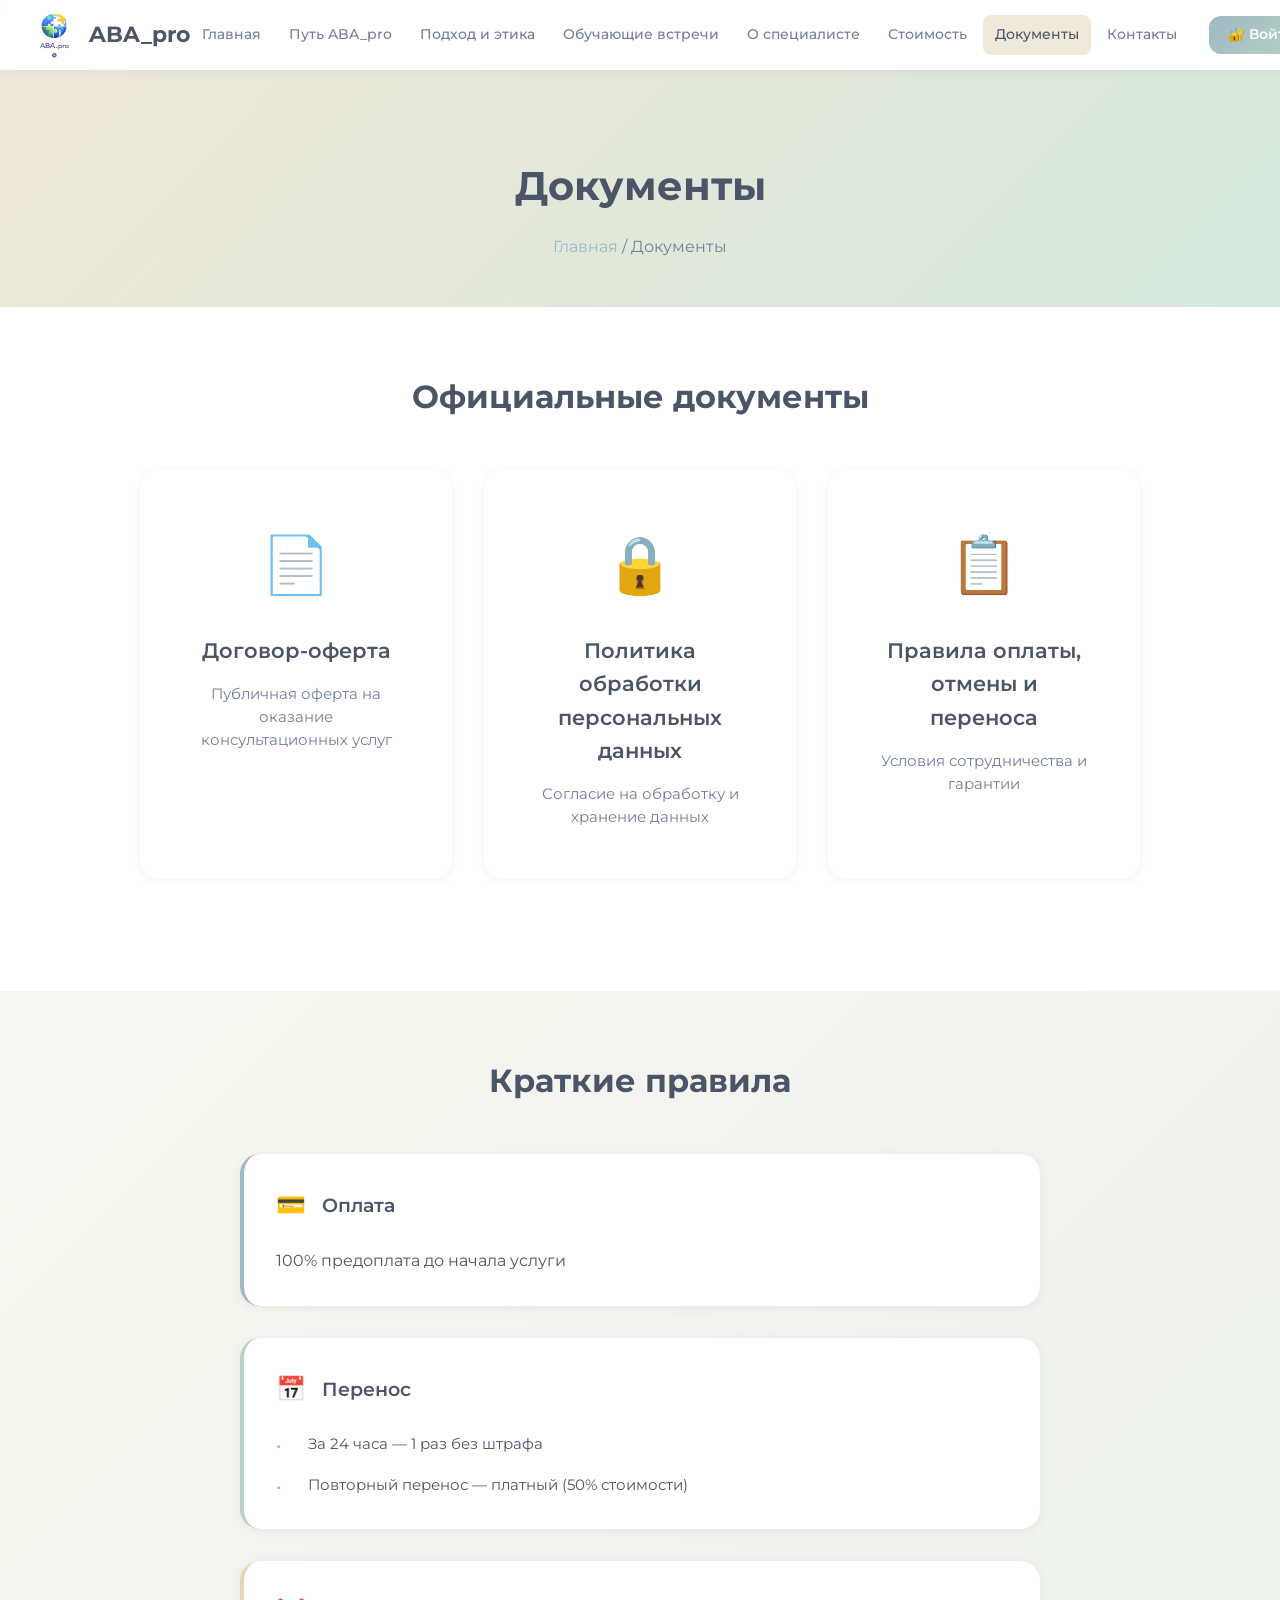
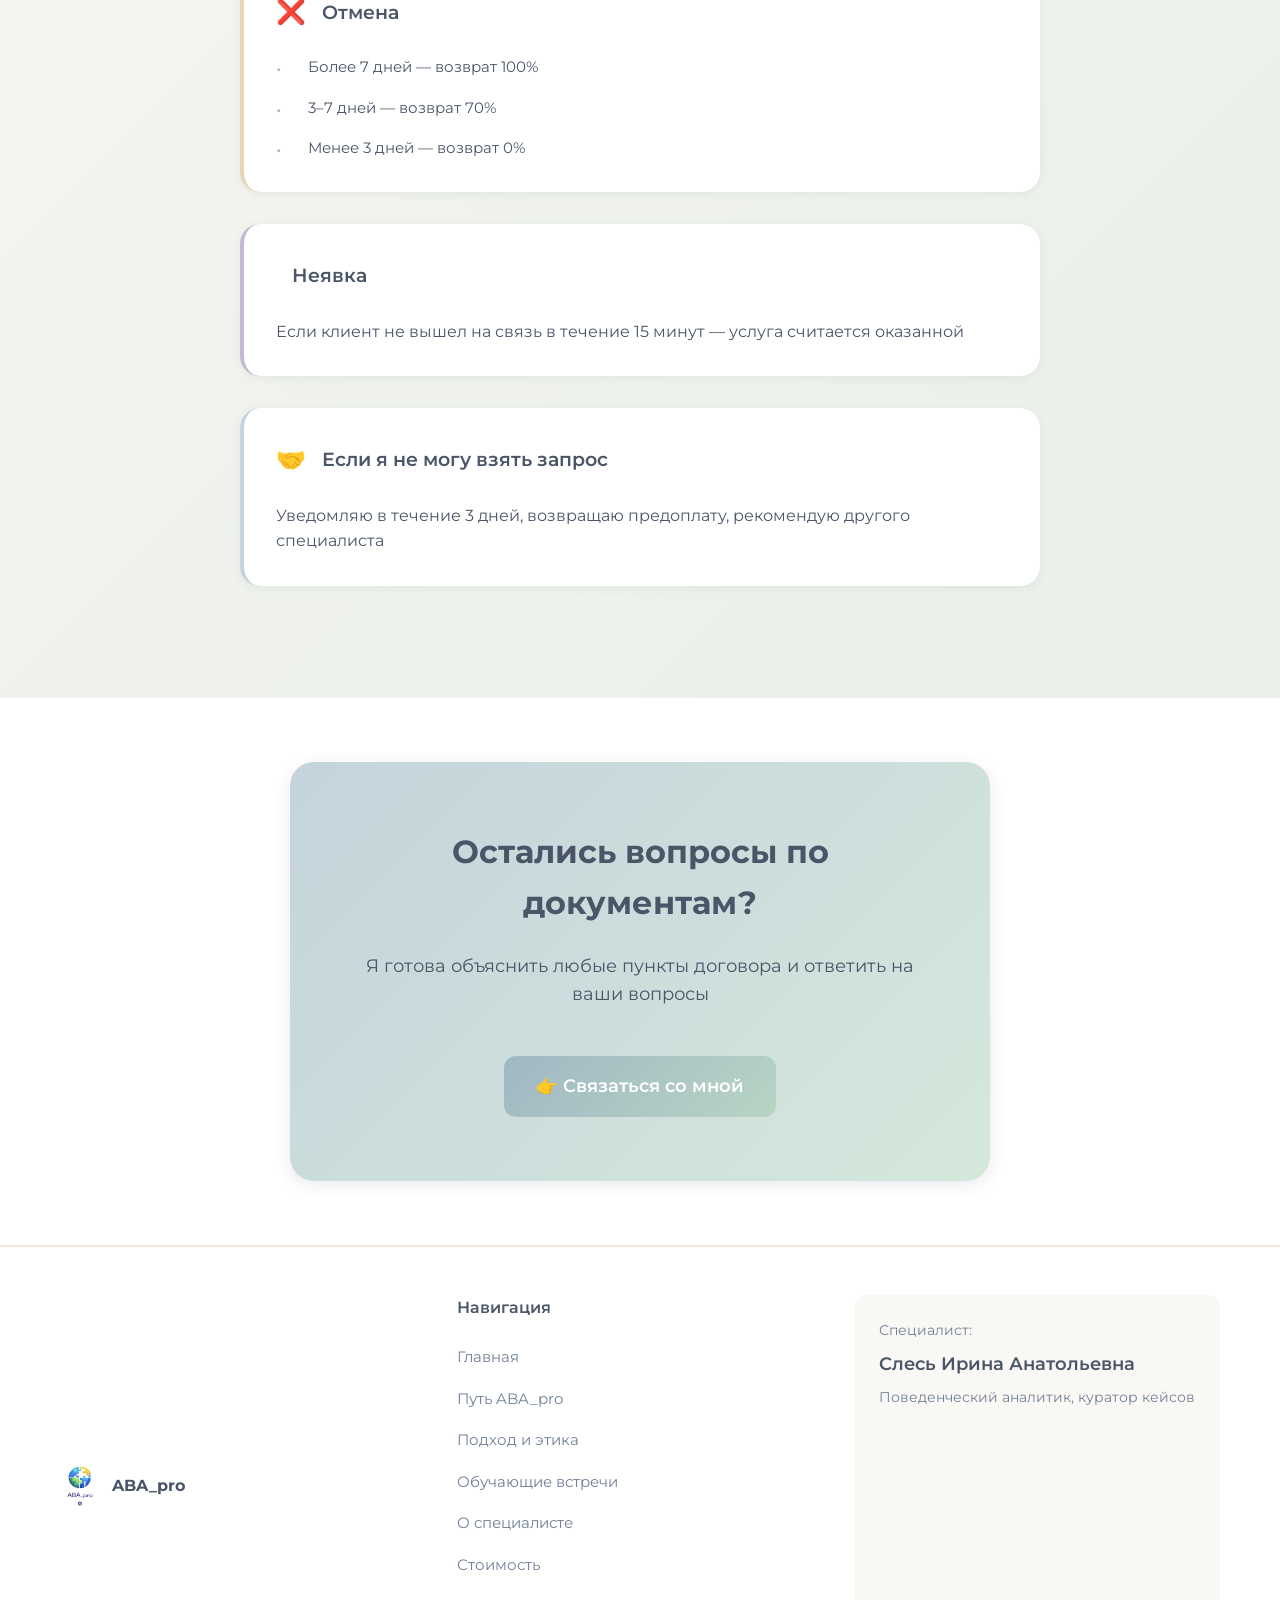
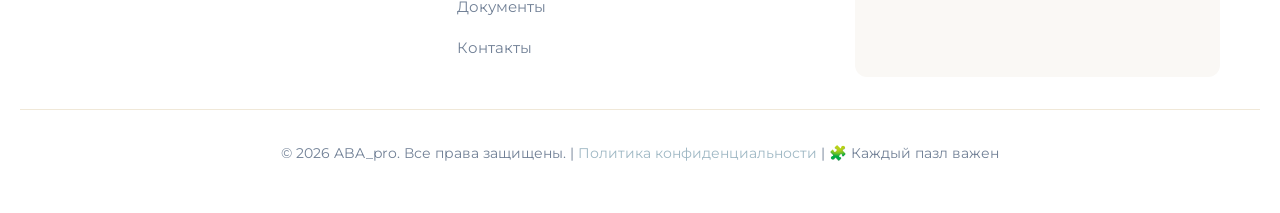
<file: documents.html>
<!DOCTYPE html>
<html lang="ru">
<head>
    <meta charset="UTF-8">
    <meta name="viewport" content="width=device-width, initial-scale=1.0">
    <meta name="description" content="Документы ABA_pro — договор-оферта, политика конфиденциальности, правила оплаты и отмены.">
    <meta name="robots" content="index, follow">
    <title>Документы — ABA_pro | Договор и правила</title>
    <link rel="stylesheet" href="style.css">
    <link href="https://fonts.googleapis.com/css2?family=Montserrat:wght@300;400;600;700&display=swap" rel="stylesheet">
    <link rel="icon" type="image/png" sizes="32x32" href="images/favicon-32.png">
</head>
<body>
    <a href="#main-content" class="skip-link">Перейти к содержанию</a>
    
    <nav class="navbar">
        <div class="container nav-container">
            <a href="index.html" class="logo">
                <img src="images/ЛОГОТИП №2.png" alt="ABA_pro" class="logo-img">
                <span class="logo-text">ABA_pro</span>
            </a>
            <ul class="nav-menu" id="navMenu">
                <li><a href="index.html" class="nav-link">Главная</a></li>
                <li><a href="path.html" class="nav-link">Путь ABA_pro</a></li>
                <li><a href="ethics.html" class="nav-link">Подход и этика</a></li>
                <li><a href="meetings.html" class="nav-link">Обучающие встречи</a></li>
                <li><a href="about.html" class="nav-link">О специалисте</a></li>
                <li><a href="pricing.html" class="nav-link">Стоимость</a></li>
                <li><a href="documents.html" class="nav-link active">Документы</a></li>
                <li><a href="contacts.html" class="nav-link">Контакты</a></li>
                <li><a href="login.html" class="btn btn-primary">🔐 Войти</a></li>
            </ul>
            <button class="hamburger" id="hamburger" aria-label="Открыть меню">
                <span></span><span></span><span></span>
            </button>
        </div>
    </nav>

    <main id="main-content">
    <section class="page-header">
        <div class="container">
            <h1>Документы</h1>
            <p class="breadcrumb"><a href="index.html">Главная</a> / Документы</p>
        </div>
    </section>

    <!-- Основные документы -->
<section class="section">
    <div class="container">
        <h2 class="section-title">Официальные документы</h2>
        <div style="display: grid; grid-template-columns: repeat(auto-fit, minmax(300px, 1fr)); gap: var(--spacing-lg); max-width: 1000px; margin: var(--spacing-xl) auto;">
            
            <a href="files\Публичая оферта.pdf" class="document-card" target="_blank" download>
                <span class="icon">📄</span>
                <h3>Договор-оферта</h3>
                <p>Публичная оферта на оказание консультационных услуг</p>
            </a>

            <a href="files/ПОЛИТИКА ОБРАБОТКИ ПЕРСОНАЛЬНЫХ ДАННЫХ.pdf" class="document-card" target="_blank" download>
                <span class="icon">🔒</span>
                <h3>Политика обработки персональных данных</h3>
                <p>Согласие на обработку и хранение данных</p>
            </a>

            <a href="files/ПРАВИЛА ОПЛАТЫ, ОТМЕНЫ И ПЕРЕНОСА.pdf" class="document-card" target="_blank" download>
                <span class="icon">📋</span>
                <h3>Правила оплаты, отмены и переноса</h3>
                <p>Условия сотрудничества и гарантии</p>
            </a>

        </div>
    </div>
</section>

<!-- Краткие правила -->
<section class="section" style="background: var(--color-white);">
    <div class="container">
        <h2 class="section-title">Краткие правила</h2>
        <div style="max-width: 800px; margin: var(--spacing-xl) auto;">
            
            <div class="rules-card">
                <h3><span class="icon">💳</span> Оплата</h3>
                <p style="color: var(--color-text); margin: 0;">100% предоплата до начала услуги</p>
            </div>

            <div class="rules-card">
                <h3><span class="icon">📅</span> Перенос</h3>
                <ul>
                    <li>За 24 часа — 1 раз без штрафа</li>
                    <li>Повторный перенос — платный (50% стоимости)</li>
                </ul>
            </div>

            <div class="rules-card">
                <h3><span class="icon">❌</span> Отмена</h3>
                <ul>
                    <li>Более 7 дней — возврат 100%</li>
                    <li>3–7 дней — возврат 70%</li>
                    <li>Менее 3 дней — возврат 0%</li>
                </ul>
            </div>

            <div class="rules-card">
                <h3><span class="icon">️</span> Неявка</h3>
                <p style="color: var(--color-text); margin: 0;">Если клиент не вышел на связь в течение 15 минут — услуга считается оказанной</p>
            </div>

            <div class="rules-card">
                <h3><span class="icon">🤝</span> Если я не могу взять запрос</h3>
                <p style="color: var(--color-text); margin: 0;">Уведомляю в течение 3 дней, возвращаю предоплату, рекомендую другого специалиста</p>
            </div>

        </div>
    </div>
</section>

<!-- CTA -->
<section class="section">
    <div class="container">
        <div class="documents-cta">
            <h2>Остались вопросы по документам?</h2>
            <p>Я готова объяснить любые пункты договора и ответить на ваши вопросы</p>
            <a href="contacts.html" class="btn btn-primary btn-large">👉 Связаться со мной</a>
        </div>
    </div>
</section>
    </main>

    <footer class="footer">
        <div class="container">
            <div class="footer-content">
                <div class="footer-logo">
                    <img src="images/ЛОГОТИП №2.png" alt="ABA_pro" class="footer-logo-img">
                    <span class="footer-logo-text">ABA_pro</span>
                </div>
                <div class="footer-nav">
                    <h4 class="footer-nav-title">Навигация</h4>
                    <ul class="footer-nav-list">
                        <li><a href="index.html" class="footer-nav-link">Главная</a></li>
                        <li><a href="path.html" class="footer-nav-link">Путь ABA_pro</a></li>
                        <li><a href="ethics.html" class="footer-nav-link">Подход и этика</a></li>
                        <li><a href="meetings.html" class="footer-nav-link">Обучающие встречи</a></li>
                        <li><a href="about.html" class="footer-nav-link">О специалисте</a></li>
                        <li><a href="pricing.html" class="footer-nav-link">Стоимость</a></li>
                        <li><a href="documents.html" class="footer-nav-link">Документы</a></li>
                        <li><a href="contacts.html" class="footer-nav-link">Контакты</a></li>
                    </ul>
                </div>
                <div class="footer-specialist-card">
                    <p class="specialist-label">Специалист:</p>
                    <h3 class="specialist-name">Слесь Ирина Анатольевна</h3>
                    <p class="specialist-role">Поведенческий аналитик, куратор кейсов</p>
                </div>
            </div>
            <div class="footer-bottom">
                <p>&copy; 2026 ABA_pro. Все права защищены. | 
                   <a href="privacy.html" class="footer-link">Политика конфиденциальности</a> | 
                   🧩 Каждый пазл важен</p>
            </div>
        </div>
    </footer>

    <script src="script.js"></script>
</body>
</html>
</file>
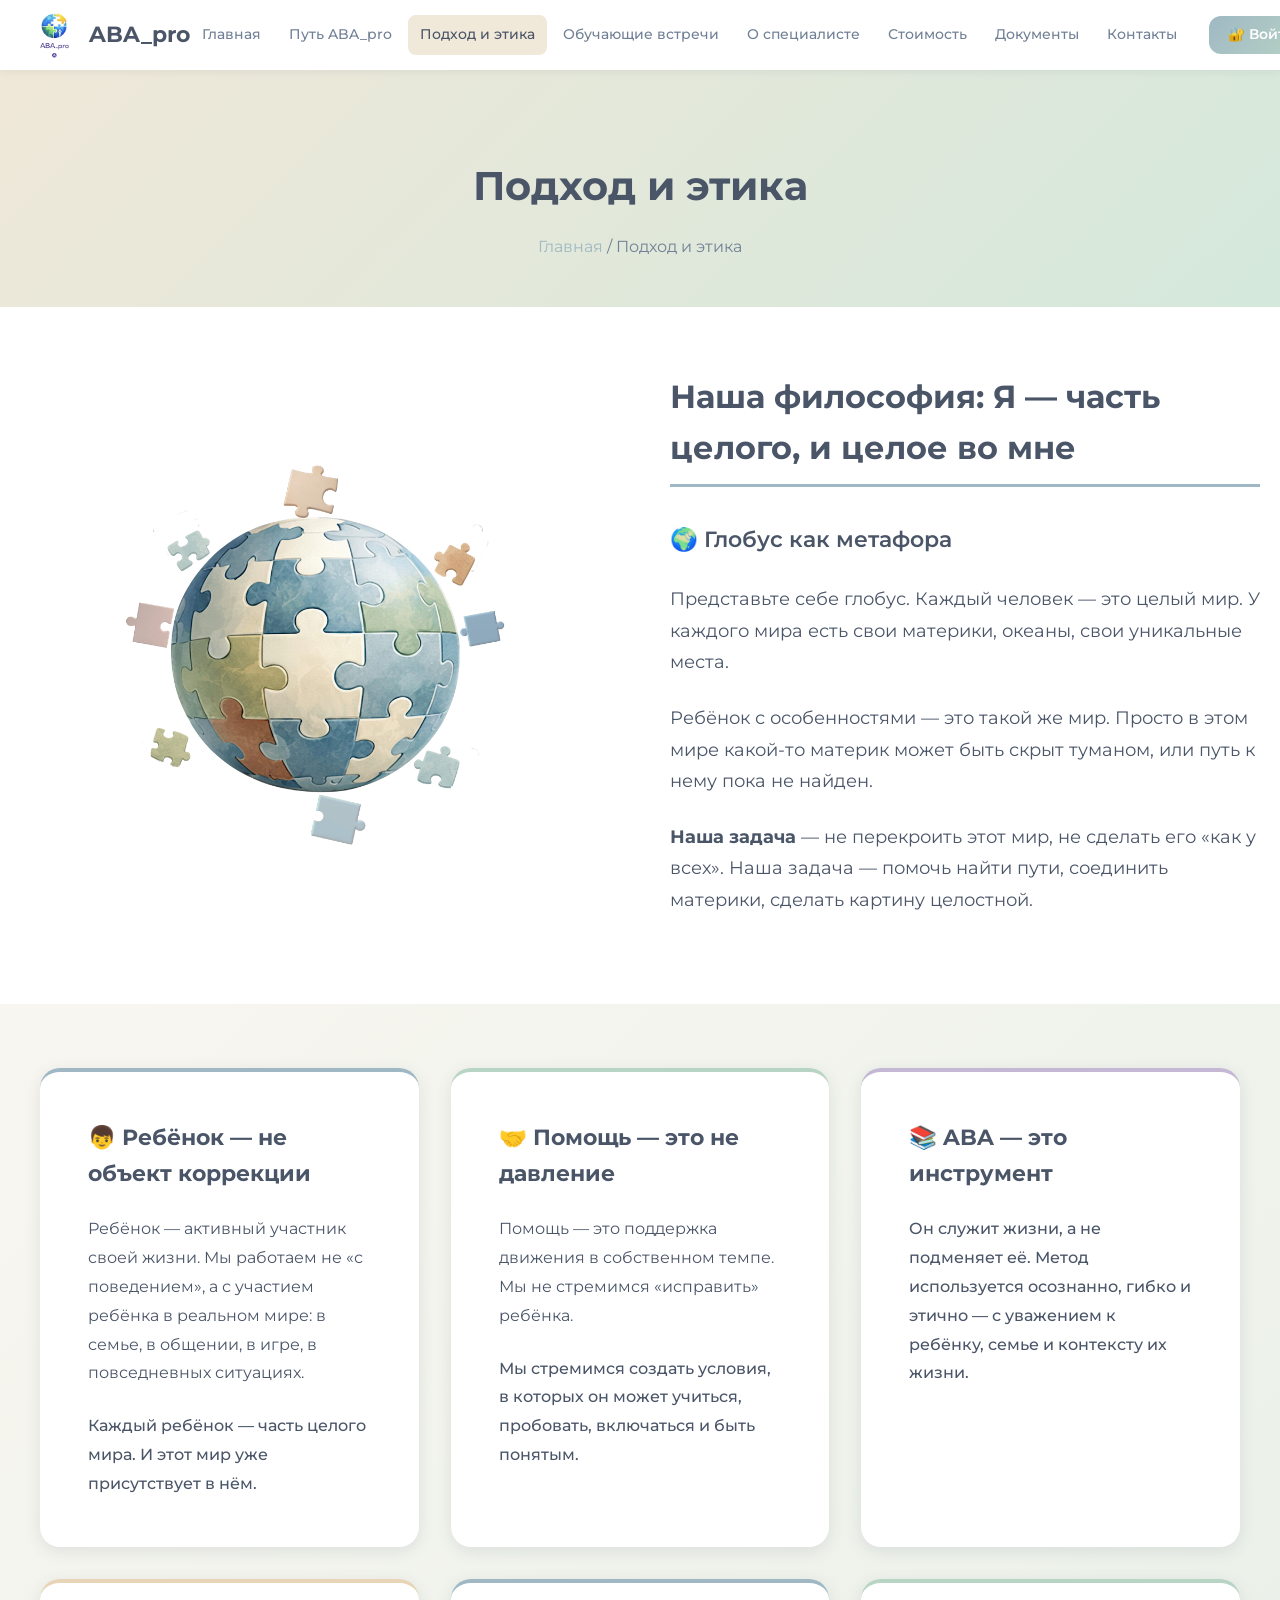
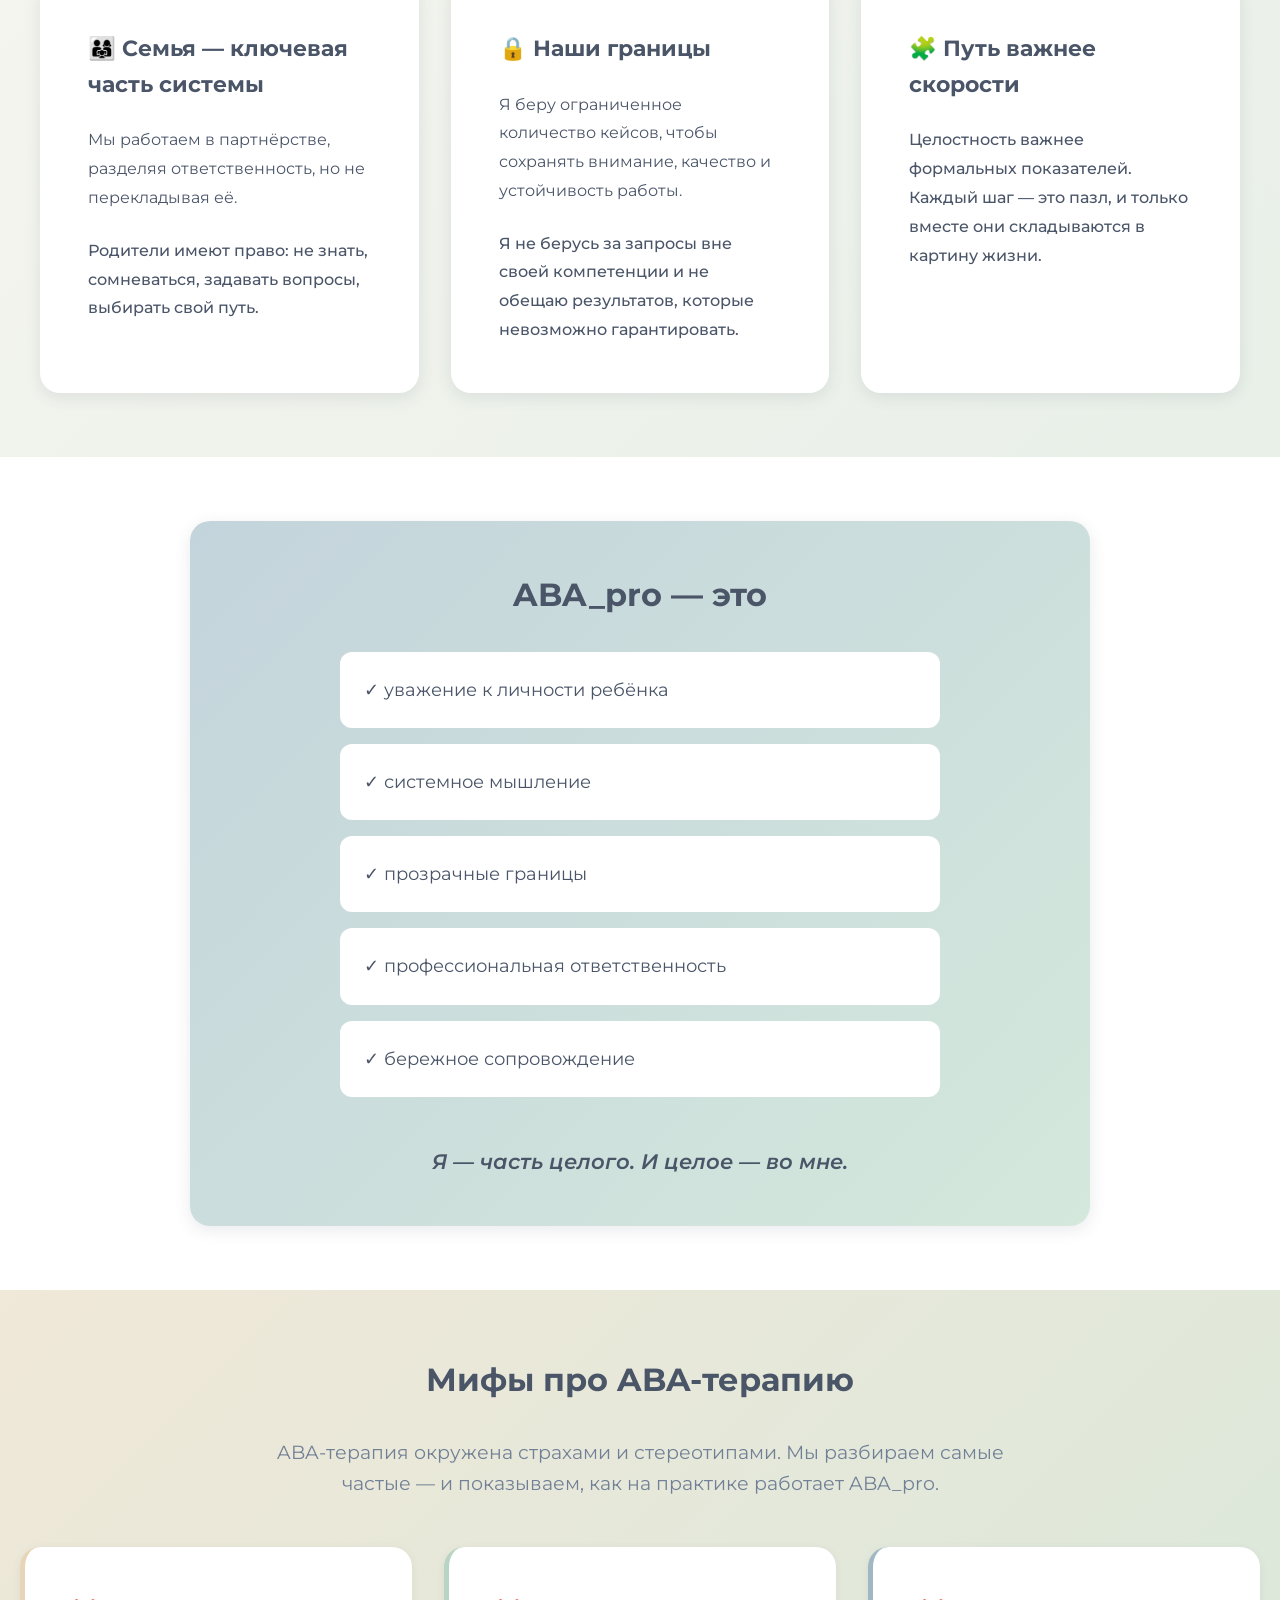
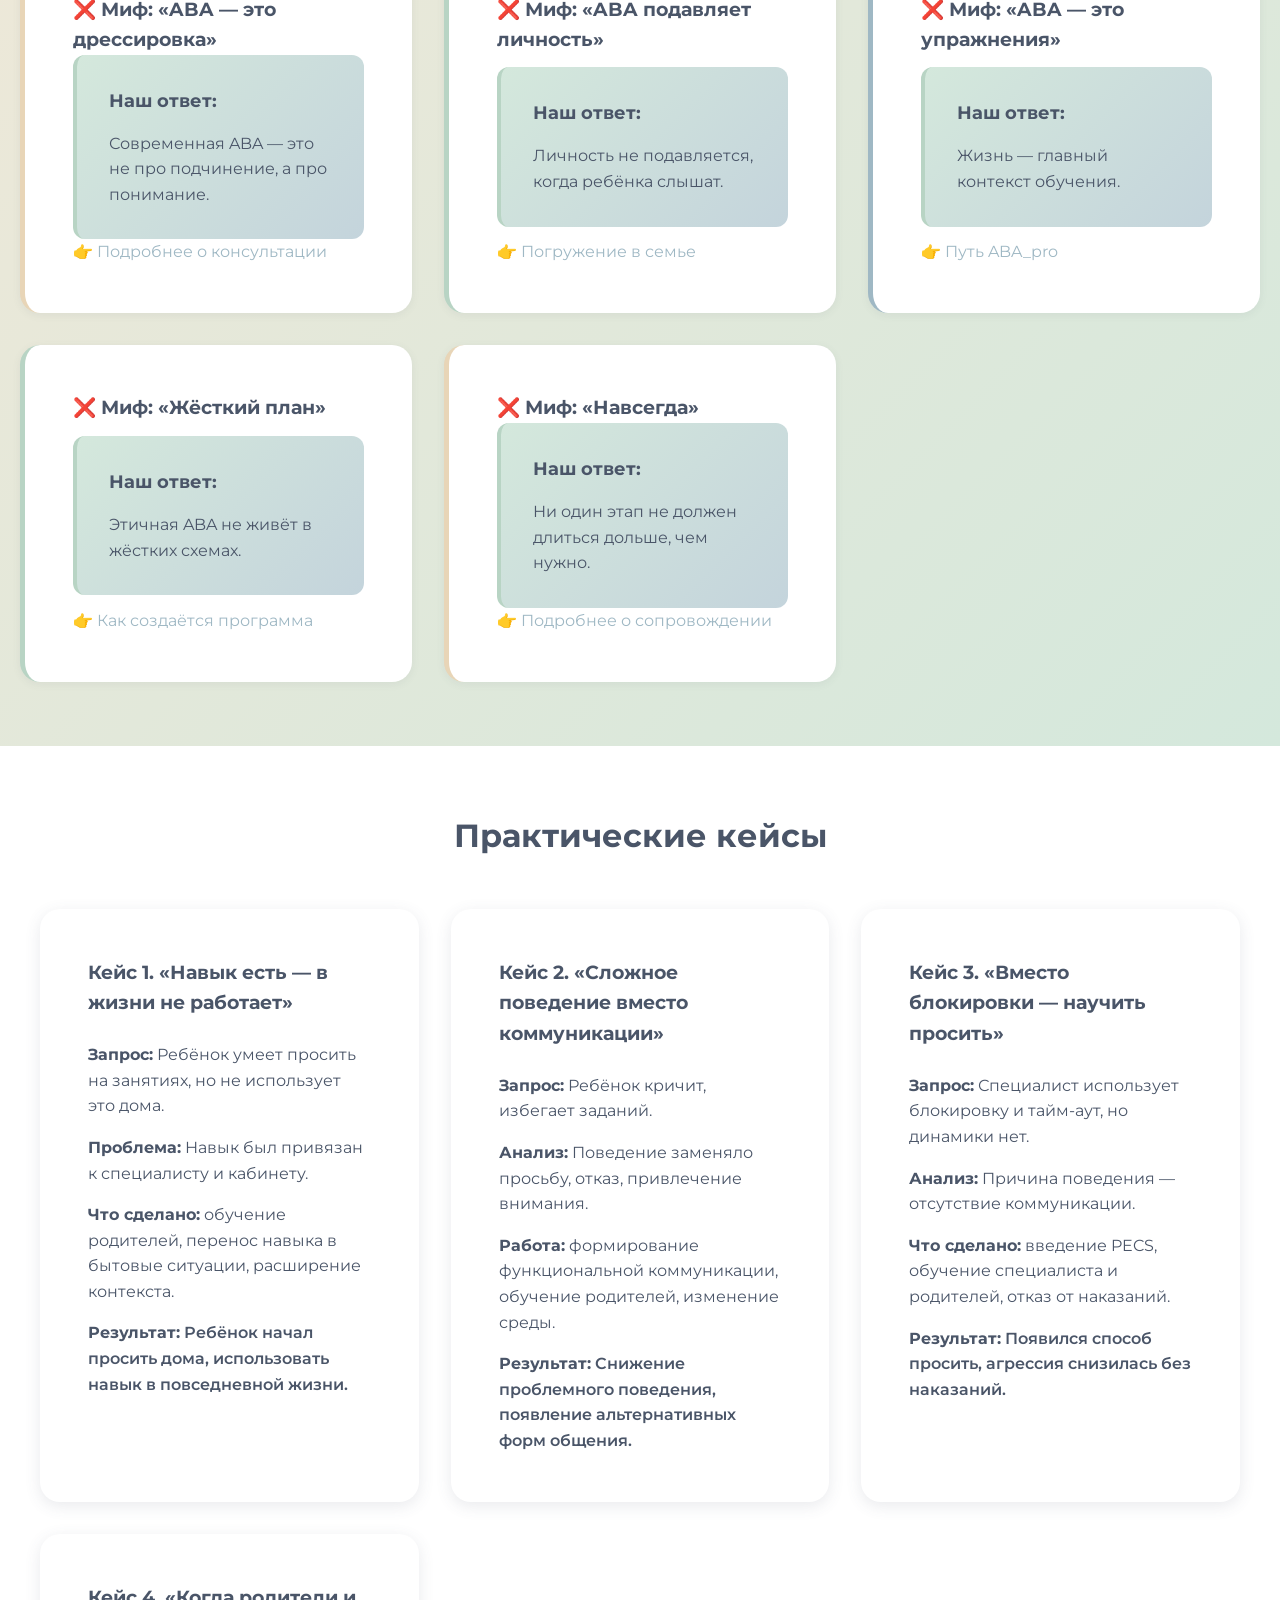
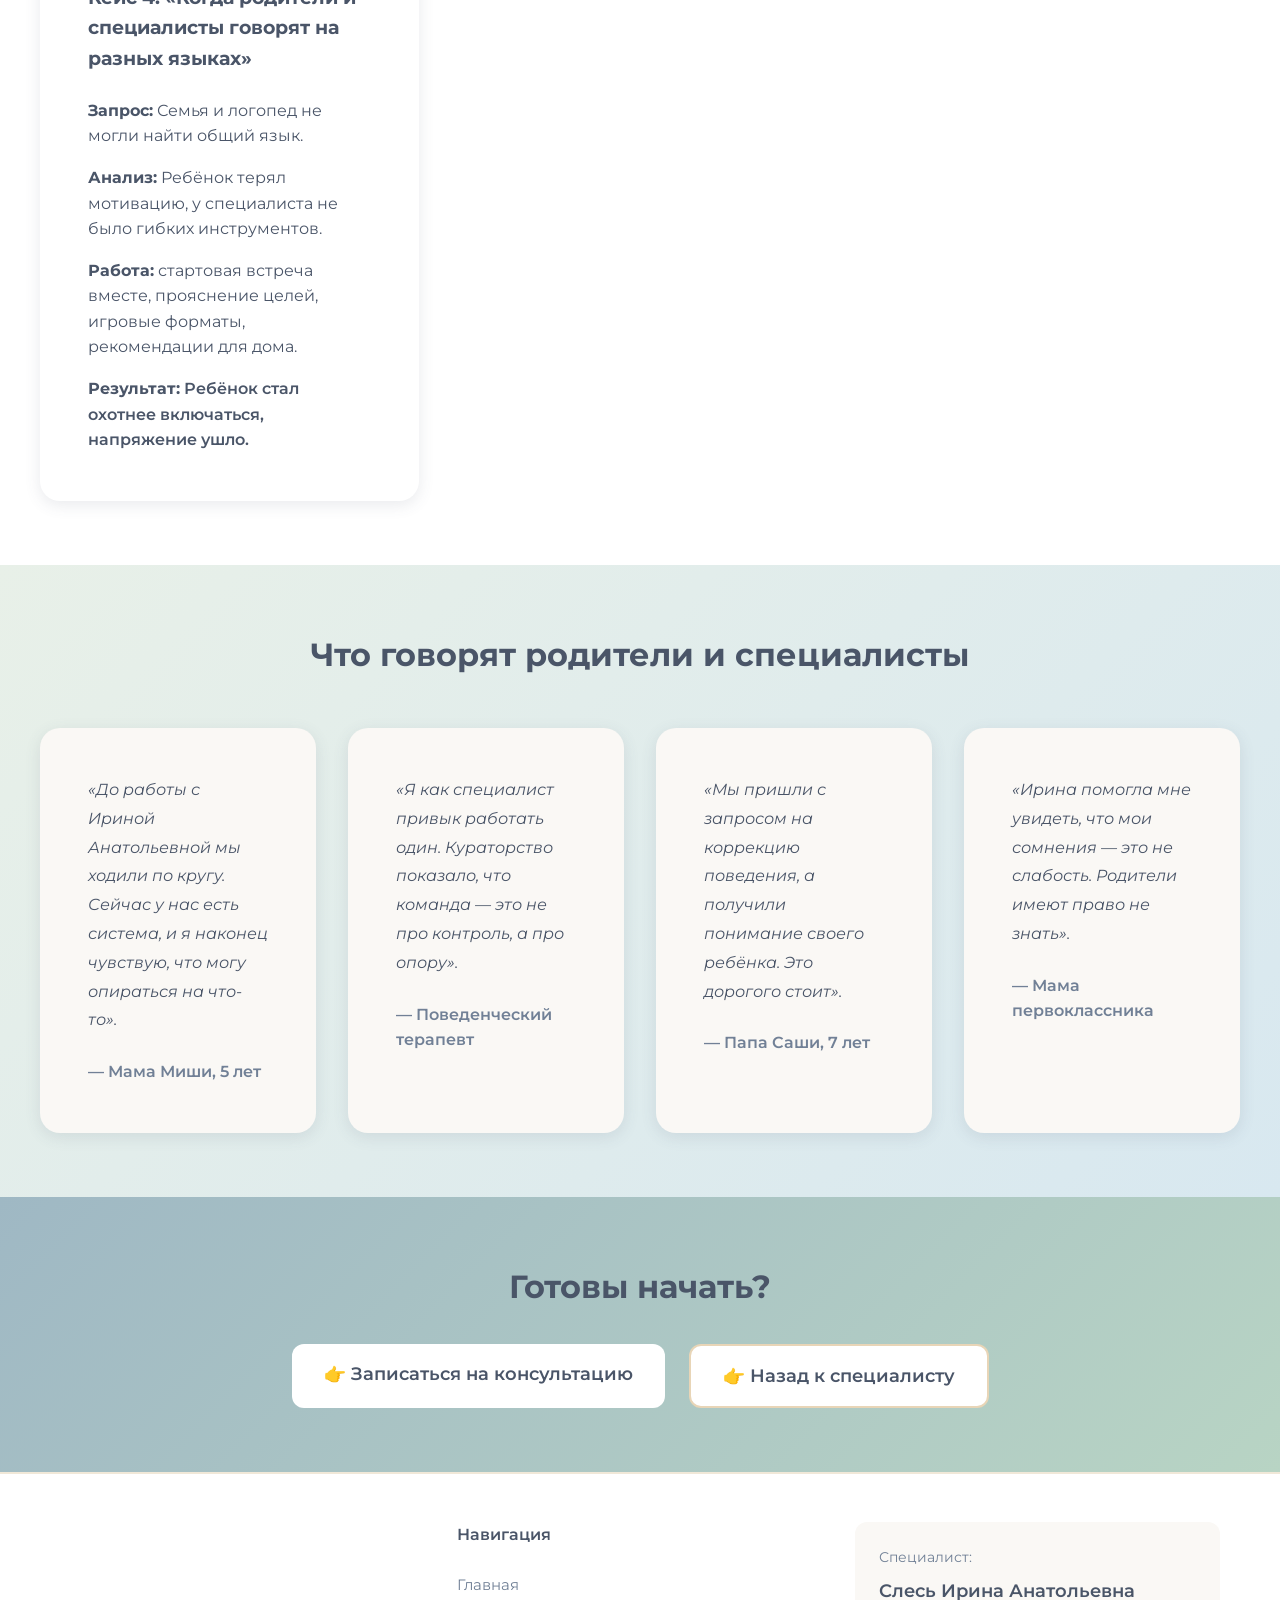
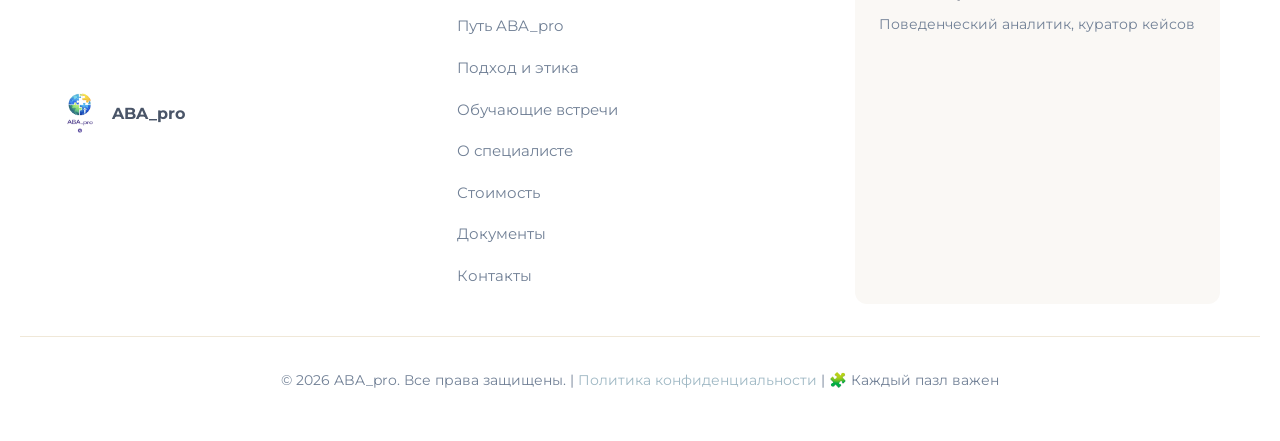
<file: ethics.html>
<!DOCTYPE html>
<html lang="ru">
<head>
    <meta charset="UTF-8">
    <meta name="viewport" content="width=device-width, initial-scale=1.0">
    <meta name="description" content="Этический манифест ABA_pro — философия подхода, принципы работы, уважение к ребёнку и семье.">
    <meta name="robots" content="index, follow">
    <title>Подход и этика — ABA_pro | Философия работы</title>
    <link rel="stylesheet" href="style.css">
    <link href="https://fonts.googleapis.com/css2?family=Montserrat:wght@300;400;600;700&display=swap" rel="stylesheet">
    <link rel="icon" type="image/png" sizes="32x32" href="images/favicon-32.png">
</head>
<body>
    <a href="#main-content" class="skip-link">Перейти к содержанию</a>
    
    <nav class="navbar">
        <div class="container nav-container">
            <a href="index.html" class="logo">
                <img src="images/ЛОГОТИП №2.png" alt="ABA_pro" class="logo-img">
                <span class="logo-text">ABA_pro</span>
            </a>
            <ul class="nav-menu" id="navMenu">
                <li><a href="index.html" class="nav-link">Главная</a></li>
                <li><a href="path.html" class="nav-link">Путь ABA_pro</a></li>
                <li><a href="ethics.html" class="nav-link active">Подход и этика</a></li>
                <li><a href="meetings.html" class="nav-link">Обучающие встречи</a></li>
                <li><a href="about.html" class="nav-link">О специалисте</a></li>
                <li><a href="pricing.html" class="nav-link">Стоимость</a></li>
                <li><a href="documents.html" class="nav-link">Документы</a></li>
                <li><a href="contacts.html" class="nav-link">Контакты</a></li>
                <li><a href="login.html" class="btn btn-primary">🔐 Войти</a></li>
            </ul>
            <button class="hamburger" id="hamburger"><span></span><span></span><span></span></button>
        </div>
    </nav>

    <main id="main-content">
    <section class="page-header">
        <div class="container">
            <h1>Подход и этика</h1>
            <p class="breadcrumb"><a href="index.html">Главная</a> / Подход и этика</p>
        </div>
    </section>

    <!-- Секция Философия -->
<section class="philosophy-section">
    <div class="container">
        <!-- Сетка: Картинка слева, Текст справа -->
        <div class="philosophy-grid">
            
            <!-- Левая часть: Планета -->
            <div class="philosophy-image">
                <!-- Используем вашу картинку глобуса -->
                <img src="images/globus (1).png" alt="Глобус из пазлов" class="globe-img" loading="lazy">
            </div>
            
            <!-- Правая часть: Текст -->
            <div class="philosophy-text">
                <h2 class="philosophy-title">Наша философия: Я — часть целого, и целое во мне</h2>
                
                <div class="philosophy-content">
                    <h3 class="metaphor-title">🌍 Глобус как метафора</h3>
                    
                    <p>Представьте себе глобус. Каждый человек — это целый мир. У каждого мира есть свои материки, океаны, свои уникальные места.</p>
                    
                    <p>Ребёнок с особенностями — это такой же мир. Просто в этом мире какой-то материк может быть скрыт туманом, или путь к нему пока не найден.</p>
                    
                    <p><strong>Наша задача</strong> — не перекроить этот мир, не сделать его «как у всех». Наша задача — помочь найти пути, соединить материки, сделать картину целостной.</p>
                </div>
            </div>
            
        </div>
    </div>
</section>

    <!-- Принципы -->
    <section class="section">
        <div class="container">
            <div style="display: grid; grid-template-columns: repeat(auto-fit, minmax(300px, 1fr)); gap: var(--spacing-lg); max-width: 1200px; margin: 0 auto;">
                
                <div class="card" style="border-top: 4px solid var(--color-blue);">
                    <h3 style="font-size: 1.4rem; color: var(--color-text); margin-bottom: var(--spacing-md);">👦 Ребёнок — не объект коррекции</h3>
                    <p style="color: var(--color-text); line-height: 1.8;">
                        Ребёнок — активный участник своей жизни. Мы работаем не «с поведением», а с участием ребёнка в реальном мире: в семье, в общении, в игре, в повседневных ситуациях.
                    </p>
                    <p style="color: var(--color-text); line-height: 1.8; font-weight: 500; margin-top: var(--spacing-md);">
                        Каждый ребёнок — часть целого мира. И этот мир уже присутствует в нём.
                    </p>
                </div>

                <div class="card" style="border-top: 4px solid var(--color-green);">
                    <h3 style="font-size: 1.4rem; color: var(--color-text); margin-bottom: var(--spacing-md);">🤝 Помощь — это не давление</h3>
                    <p style="color: var(--color-text); line-height: 1.8;">
                        Помощь — это поддержка движения в собственном темпе. Мы не стремимся «исправить» ребёнка.
                    </p>
                    <p style="color: var(--color-text); line-height: 1.8; font-weight: 500; margin-top: var(--spacing-md);">
                        Мы стремимся создать условия, в которых он может учиться, пробовать, включаться и быть понятым.
                    </p>
                </div>

                <div class="card" style="border-top: 4px solid var(--color-purple);">
                    <h3 style="font-size: 1.4rem; color: var(--color-text); margin-bottom: var(--spacing-md);">📚 ABA — это инструмент</h3>
                    <p style="color: var(--color-text); line-height: 1.8; font-weight: 500;">
                        Он служит жизни, а не подменяет её. Метод используется осознанно, гибко и этично — с уважением к ребёнку, семье и контексту их жизни.
                    </p>
                </div>

                <div class="card" style="border-top: 4px solid var(--color-sand);">
                    <h3 style="font-size: 1.4rem; color: var(--color-text); margin-bottom: var(--spacing-md);">👨‍👩‍👧 Семья — ключевая часть системы</h3>
                    <p style="color: var(--color-text); line-height: 1.8;">
                        Мы работаем в партнёрстве, разделяя ответственность, но не перекладывая её.
                    </p>
                    <p style="color: var(--color-text); line-height: 1.8; font-weight: 500; margin-top: var(--spacing-md);">
                        Родители имеют право: не знать, сомневаться, задавать вопросы, выбирать свой путь.
                    </p>
                </div>

                <div class="card" style="border-top: 4px solid var(--color-blue);">
                    <h3 style="font-size: 1.4rem; color: var(--color-text); margin-bottom: var(--spacing-md);">🔒 Наши границы</h3>
                    <p style="color: var(--color-text); line-height: 1.8;">
                        Я беру ограниченное количество кейсов, чтобы сохранять внимание, качество и устойчивость работы.
                    </p>
                    <p style="color: var(--color-text); line-height: 1.8; font-weight: 500; margin-top: var(--spacing-md);">
                        Я не берусь за запросы вне своей компетенции и не обещаю результатов, которые невозможно гарантировать.
                    </p>
                </div>

                <div class="card" style="border-top: 4px solid var(--color-green);">
                    <h3 style="font-size: 1.4rem; color: var(--color-text); margin-bottom: var(--spacing-md);">🧩 Путь важнее скорости</h3>
                    <p style="color: var(--color-text); line-height: 1.8; font-weight: 500;">
                        Целостность важнее формальных показателей. Каждый шаг — это пазл, и только вместе они складываются в картину жизни.
                    </p>
                </div>

            </div>
        </div>
    </section>

    <!-- ABA_pro — это -->
    <section class="section" style="background: var(--color-white);">
        <div class="container">
            <div class="card" style="max-width: 900px; margin: 0 auto; background: linear-gradient(135deg, var(--color-blue-light) 0%, var(--color-green-light) 100%);">
                <h2 style="font-size: 2rem; color: var(--color-text); margin-bottom: var(--spacing-lg); text-align: center;">ABA_pro — это</h2>
                <ul style="list-style: none; padding: 0; max-width: 600px; margin: 0 auto var(--spacing-xl);">
                    <li style="padding: var(--spacing-md); background: var(--color-white); margin-bottom: var(--spacing-sm); border-radius: var(--radius-md); font-size: 1.1rem; color: var(--color-text);">✓ уважение к личности ребёнка</li>
                    <li style="padding: var(--spacing-md); background: var(--color-white); margin-bottom: var(--spacing-sm); border-radius: var(--radius-md); font-size: 1.1rem; color: var(--color-text);">✓ системное мышление</li>
                    <li style="padding: var(--spacing-md); background: var(--color-white); margin-bottom: var(--spacing-sm); border-radius: var(--radius-md); font-size: 1.1rem; color: var(--color-text);">✓ прозрачные границы</li>
                    <li style="padding: var(--spacing-md); background: var(--color-white); margin-bottom: var(--spacing-sm); border-radius: var(--radius-md); font-size: 1.1rem; color: var(--color-text);">✓ профессиональная ответственность</li>
                    <li style="padding: var(--spacing-md); background: var(--color-white); margin-bottom: var(--spacing-sm); border-radius: var(--radius-md); font-size: 1.1rem; color: var(--color-text);">✓ бережное сопровождение</li>
                </ul>
                <p style="text-align: center; font-size: 1.3rem; color: var(--color-text); font-style: italic; font-weight: 600;">
                    Я — часть целого. И целое — во мне.
                </p>
            </div>
        </div>
    </section>
<!-- ===== МИФЫ ПРО ABA-ТЕРАПИЮ ===== -->
<section class="section">
    <div class="container">
        <h2 class="section-title">Мифы про ABA-терапию</h2>
        <p class="section-subtitle">ABA-терапия окружена страхами и стереотипами. Мы разбираем самые частые — и показываем, как на практике работает ABA_pro.</p>
        
        <div class="myths-grid">
            <article class="myth-card">
                <h3>❌ Миф: «ABA — это дрессировка»</h3>
                <div class="myth-answer">
                    <p><strong>Наш ответ:</strong> Современная ABA — это не про подчинение, а про понимание.</p>
                </div>
                <a href="path.html#consultation" class="myth-link">👉 Подробнее о консультации</a>
            </article>
            
            <article class="myth-card">
                <h3>❌ Миф: «ABA подавляет личность»</h3>
                <div class="myth-answer">
                    <p><strong>Наш ответ:</strong> Личность не подавляется, когда ребёнка слышат.</p>
                </div>
                <a href="path.html#intensive" class="myth-link">👉 Погружение в семье</a>
            </article>
            
            <article class="myth-card">
                <h3>❌ Миф: «ABA — это упражнения»</h3>
                <div class="myth-answer">
                    <p><strong>Наш ответ:</strong> Жизнь — главный контекст обучения.</p>
                </div>
                <a href="path.html" class="myth-link">👉 Путь ABA_pro</a>
            </article>
            
            <article class="myth-card">
                <h3>❌ Миф: «Жёсткий план»</h3>
                <div class="myth-answer">
                    <p><strong>Наш ответ:</strong> Этичная ABA не живёт в жёстких схемах.</p>
                </div>
                <a href="path.html#program" class="myth-link">👉 Как создаётся программа</a>
            </article>
            
            <article class="myth-card">
                <h3>❌ Миф: «Навсегда»</h3>
                <div class="myth-answer">
                    <p><strong>Наш ответ:</strong> Ни один этап не должен длиться дольше, чем нужно.</p>
                </div>
                <a href="path.html#support" class="myth-link">👉 Подробнее о сопровождении</a>
            </article>
        </div>
    </div>
</section>
    <!-- Практические кейсы -->
    <section class="section">
        <div class="container">
            <h2 class="section-title">Практические кейсы</h2>
            
            <div style="display: grid; grid-template-columns: repeat(auto-fit, minmax(300px, 1fr)); gap: var(--spacing-lg); max-width: 1200px; margin: var(--spacing-xl) auto 0;">
                
                <div class="card">
                    <h3 style="font-size: 1.2rem; color: var(--color-text); margin-bottom: var(--spacing-md);">Кейс 1. «Навык есть — в жизни не работает»</h3>
                    <p style="color: var(--color-text); margin-bottom: var(--spacing-sm);"><strong>Запрос:</strong> Ребёнок умеет просить на занятиях, но не использует это дома.</p>
                    <p style="color: var(--color-text); margin-bottom: var(--spacing-sm);"><strong>Проблема:</strong> Навык был привязан к специалисту и кабинету.</p>
                    <p style="color: var(--color-text); margin-bottom: var(--spacing-sm);"><strong>Что сделано:</strong> обучение родителей, перенос навыка в бытовые ситуации, расширение контекста.</p>
                    <p style="color: var(--color-text); font-weight: 600;"><strong>Результат:</strong> Ребёнок начал просить дома, использовать навык в повседневной жизни.</p>
                </div>

                <div class="card">
                    <h3 style="font-size: 1.2rem; color: var(--color-text); margin-bottom: var(--spacing-md);">Кейс 2. «Сложное поведение вместо коммуникации»</h3>
                    <p style="color: var(--color-text); margin-bottom: var(--spacing-sm);"><strong>Запрос:</strong> Ребёнок кричит, избегает заданий.</p>
                    <p style="color: var(--color-text); margin-bottom: var(--spacing-sm);"><strong>Анализ:</strong> Поведение заменяло просьбу, отказ, привлечение внимания.</p>
                    <p style="color: var(--color-text); margin-bottom: var(--spacing-sm);"><strong>Работа:</strong> формирование функциональной коммуникации, обучение родителей, изменение среды.</p>
                    <p style="color: var(--color-text); font-weight: 600;"><strong>Результат:</strong> Снижение проблемного поведения, появление альтернативных форм общения.</p>
                </div>

                <div class="card">
                    <h3 style="font-size: 1.2rem; color: var(--color-text); margin-bottom: var(--spacing-md);">Кейс 3. «Вместо блокировки — научить просить»</h3>
                    <p style="color: var(--color-text); margin-bottom: var(--spacing-sm);"><strong>Запрос:</strong> Специалист использует блокировку и тайм-аут, но динамики нет.</p>
                    <p style="color: var(--color-text); margin-bottom: var(--spacing-sm);"><strong>Анализ:</strong> Причина поведения — отсутствие коммуникации.</p>
                    <p style="color: var(--color-text); margin-bottom: var(--spacing-sm);"><strong>Что сделано:</strong> введение PECS, обучение специалиста и родителей, отказ от наказаний.</p>
                    <p style="color: var(--color-text); font-weight: 600;"><strong>Результат:</strong> Появился способ просить, агрессия снизилась без наказаний.</p>
                </div>

                <div class="card">
                    <h3 style="font-size: 1.2rem; color: var(--color-text); margin-bottom: var(--spacing-md);">Кейс 4. «Когда родители и специалисты говорят на разных языках»</h3>
                    <p style="color: var(--color-text); margin-bottom: var(--spacing-sm);"><strong>Запрос:</strong> Семья и логопед не могли найти общий язык.</p>
                    <p style="color: var(--color-text); margin-bottom: var(--spacing-sm);"><strong>Анализ:</strong> Ребёнок терял мотивацию, у специалиста не было гибких инструментов.</p>
                    <p style="color: var(--color-text); margin-bottom: var(--spacing-sm);"><strong>Работа:</strong> стартовая встреча вместе, прояснение целей, игровые форматы, рекомендации для дома.</p>
                    <p style="color: var(--color-text); font-weight: 600;"><strong>Результат:</strong> Ребёнок стал охотнее включаться, напряжение ушло.</p>
                </div>

            </div>
        </div>
    </section>

    <!-- Отзывы -->
    <section class="section" style="background: var(--color-white);">
        <div class="container">
            <h2 class="section-title">Что говорят родители и специалисты</h2>
            
            <div style="display: grid; grid-template-columns: repeat(auto-fit, minmax(250px, 1fr)); gap: var(--spacing-lg); max-width: 1200px; margin: var(--spacing-xl) auto 0;">
                
                <div class="card" style="background: var(--color-bg);">
                    <p style="font-style: italic; color: var(--color-text); line-height: 1.8; margin-bottom: var(--spacing-md);">
                        «До работы с Ириной Анатольевной мы ходили по кругу. Сейчас у нас есть система, и я наконец чувствую, что могу опираться на что-то».
                    </p>
                    <p style="color: var(--color-text-light); font-weight: 600;">— Мама Миши, 5 лет</p>
                </div>

                <div class="card" style="background: var(--color-bg);">
                    <p style="font-style: italic; color: var(--color-text); line-height: 1.8; margin-bottom: var(--spacing-md);">
                        «Я как специалист привык работать один. Кураторство показало, что команда — это не про контроль, а про опору».
                    </p>
                    <p style="color: var(--color-text-light); font-weight: 600;">— Поведенческий терапевт</p>
                </div>

                <div class="card" style="background: var(--color-bg);">
                    <p style="font-style: italic; color: var(--color-text); line-height: 1.8; margin-bottom: var(--spacing-md);">
                        «Мы пришли с запросом на коррекцию поведения, а получили понимание своего ребёнка. Это дорогого стоит».
                    </p>
                    <p style="color: var(--color-text-light); font-weight: 600;">— Папа Саши, 7 лет</p>
                </div>

                <div class="card" style="background: var(--color-bg);">
                    <p style="font-style: italic; color: var(--color-text); line-height: 1.8; margin-bottom: var(--spacing-md);">
                        «Ирина помогла мне увидеть, что мои сомнения — это не слабость. Родители имеют право не знать».
                    </p>
                    <p style="color: var(--color-text-light); font-weight: 600;">— Мама первоклассника</p>
                </div>

            </div>
        </div>
    </section>

    <!-- CTA -->
    <section class="section" style="background: linear-gradient(135deg, var(--color-blue) 0%, var(--color-green) 100%); text-align: center;">
        <div class="container">
            <h2 style="font-size: 2rem; color: var(--color-text); margin-bottom: var(--spacing-lg); font-weight: 700;">Готовы начать?</h2>
            <div style="display: flex; gap: var(--spacing-md); justify-content: center; flex-wrap: wrap;">
                <a href="contacts.html" class="btn btn-primary btn-large" style="background: var(--color-white); color: var(--color-text);">👉 Записаться на консультацию</a>
                <a href="about.html" class="btn btn-secondary btn-large">👉 Назад к специалисту</a>
            </div>
        </div>
    </section>
    </main>

    <footer class="footer">
        <div class="container">
            <div class="footer-content">
                <div class="footer-logo">
                    <img src="images/ЛОГОТИП №2.png" alt="ABA_pro" class="footer-logo-img">
                    <span class="footer-logo-text">ABA_pro</span>
                </div>
                <div class="footer-nav">
                    <h4 class="footer-nav-title">Навигация</h4>
                    <ul class="footer-nav-list">
                        <li><a href="index.html" class="footer-nav-link">Главная</a></li>
                        <li><a href="path.html" class="footer-nav-link">Путь ABA_pro</a></li>
                        <li><a href="ethics.html" class="footer-nav-link">Подход и этика</a></li>
                        <li><a href="meetings.html" class="footer-nav-link">Обучающие встречи</a></li>
                        <li><a href="about.html" class="footer-nav-link">О специалисте</a></li>
                        <li><a href="pricing.html" class="footer-nav-link">Стоимость</a></li>
                        <li><a href="documents.html" class="footer-nav-link">Документы</a></li>
                        <li><a href="contacts.html" class="footer-nav-link">Контакты</a></li>
                    </ul>
                </div>
                <div class="footer-specialist-card">
                    <p class="specialist-label">Специалист:</p>
                    <h3 class="specialist-name">Слесь Ирина Анатольевна</h3>
                    <p class="specialist-role">Поведенческий аналитик, куратор кейсов</p>
                </div>
            </div>
            <div class="footer-bottom">
                <p>&copy; 2026 ABA_pro. Все права защищены. | 
                   <a href="privacy.html" class="footer-link">Политика конфиденциальности</a> | 
                   🧩 Каждый пазл важен</p>
            </div>
        </div>
    </footer>

    <script>
    document.addEventListener('DOMContentLoaded', function() {
        const hamburger = document.getElementById('hamburger');
        const navMenu = document.getElementById('navMenu');
        if (hamburger && navMenu) {
            hamburger.addEventListener('click', function() {
                this.classList.toggle('active'); navMenu.classList.toggle('active');
            });
            document.addEventListener('click', function(e) {
                if (!hamburger.contains(e.target) && !navMenu.contains(e.target)) {
                    hamburger.classList.remove('active'); navMenu.classList.remove('active');
                }
            });
        }
    });
    </script>
</body>
</html>
</file>
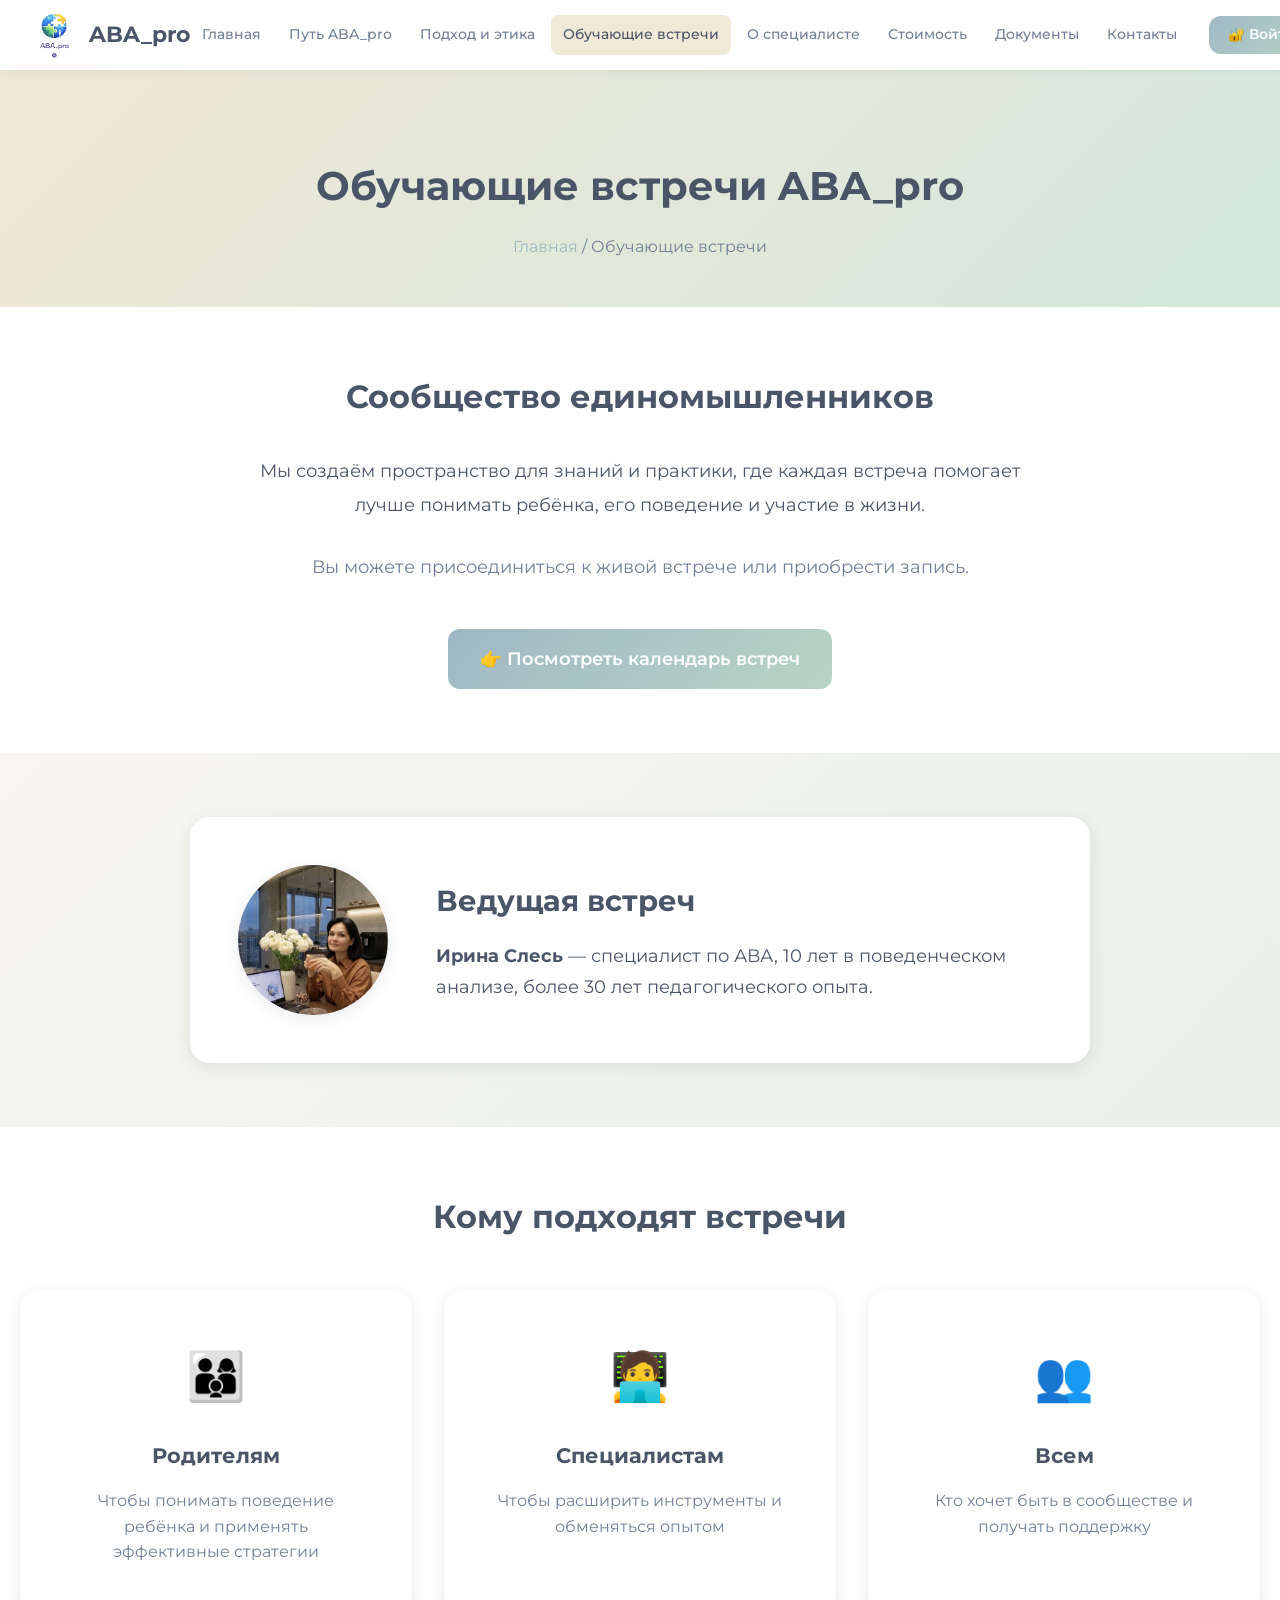
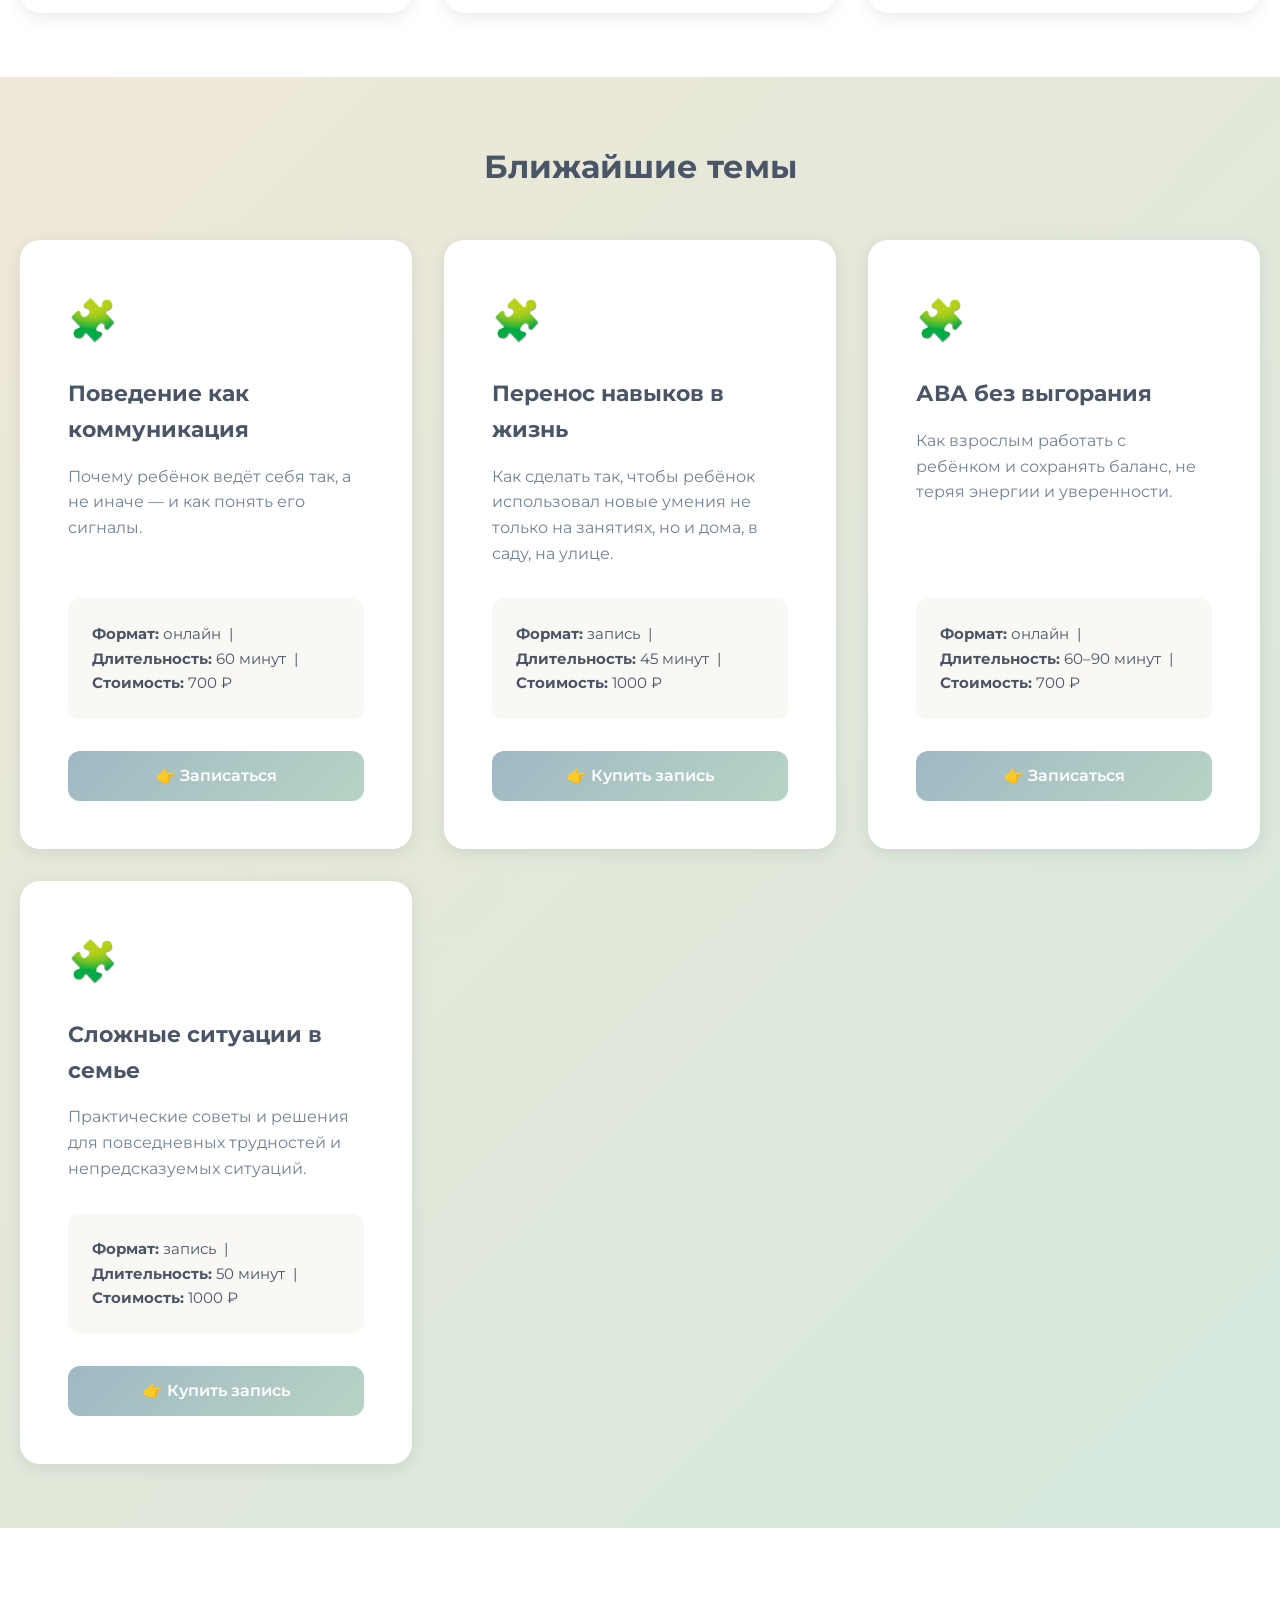
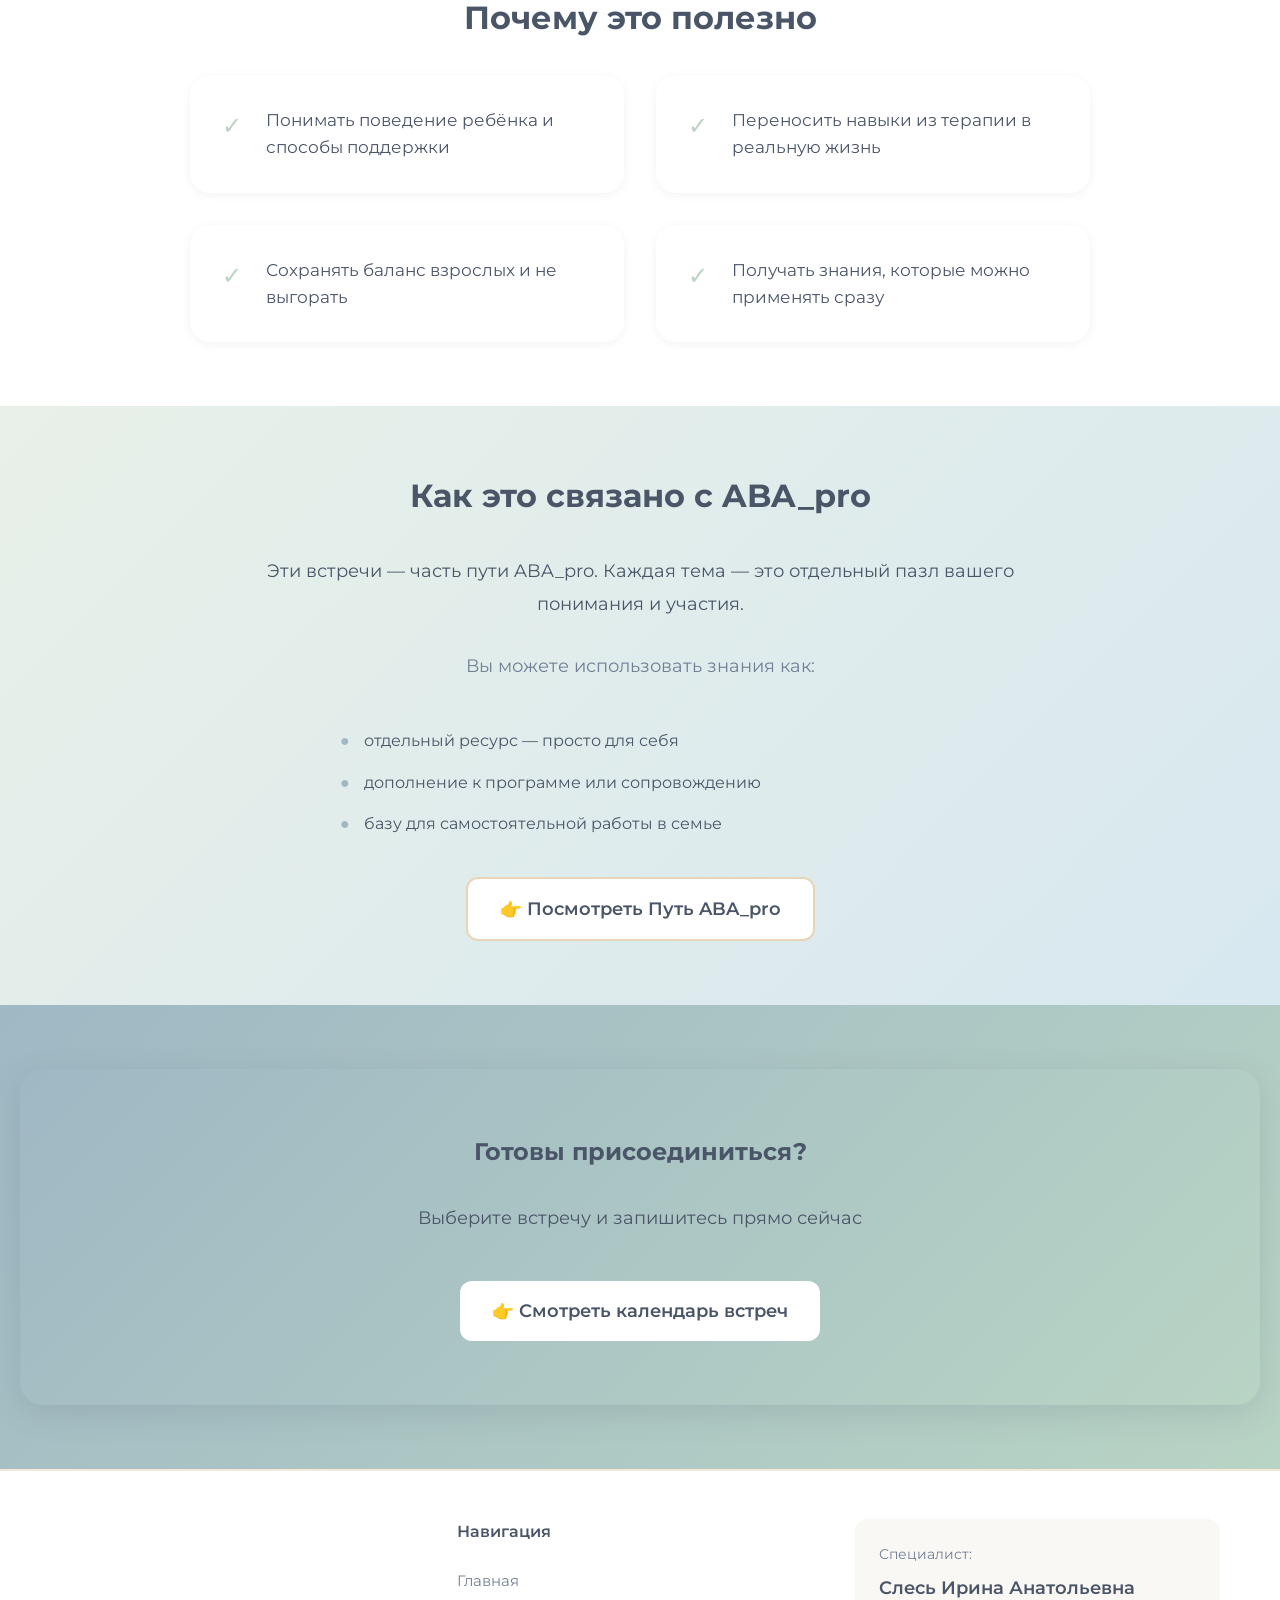
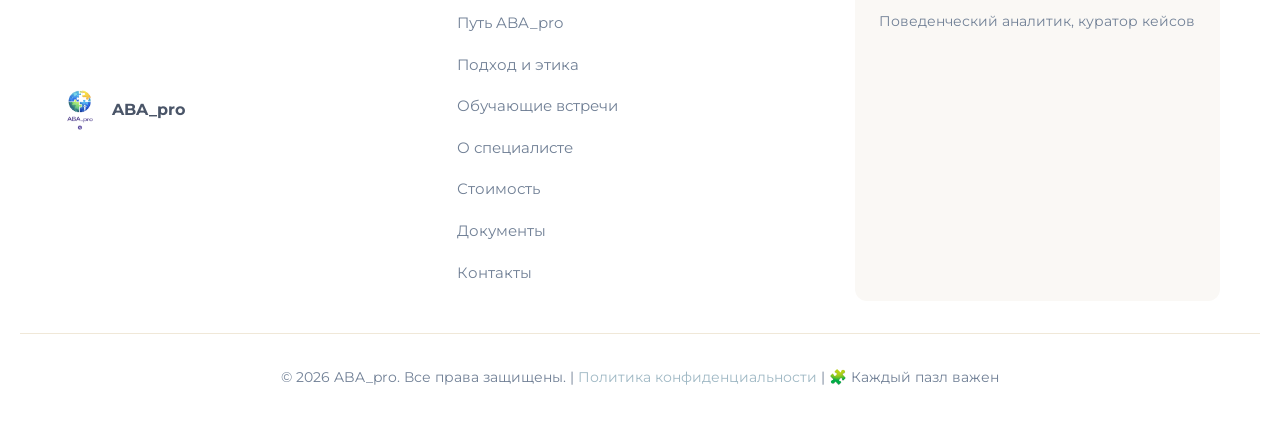
<file: meetings.html>
<!DOCTYPE html>
<html lang="ru">
<head>
    <meta charset="UTF-8">
    <meta name="viewport" content="width=device-width, initial-scale=1.0">
    <meta name="description" content="Обучающие встречи ABA_pro — сообщество для родителей и специалистов. Разборы поведения, перенос навыков, профилактика выгорания.">
    <meta name="robots" content="index, follow">
    <title>Обучающие встречи — ABA_pro | Сообщество единомышленников</title>
    <link rel="stylesheet" href="style.css">
    <link href="https://fonts.googleapis.com/css2?family=Montserrat:wght@300;400;600;700&display=swap" rel="stylesheet">
    <link rel="icon" type="image/png" sizes="32x32" href="images/favicon-32.png">
</head>
<body>
    <a href="#main-content" class="skip-link">Перейти к содержанию</a>
    
    <!-- Навигация -->
    <nav class="navbar">
        <div class="container nav-container">
            <a href="index.html" class="logo">
                <img src="images/ЛОГОТИП №2.png" alt="ABA_pro" class="logo-img" loading="lazy">
                <span class="logo-text">ABA_pro</span>
            </a>
            <ul class="nav-menu" id="navMenu">
                <li><a href="index.html" class="nav-link">Главная</a></li>
                <li><a href="path.html" class="nav-link">Путь ABA_pro</a></li>
                <li><a href="ethics.html" class="nav-link">Подход и этика</a></li>
                <li><a href="meetings.html" class="nav-link active">Обучающие встречи</a></li>
                <li><a href="about.html" class="nav-link">О специалисте</a></li>
                <li><a href="pricing.html" class="nav-link">Стоимость</a></li>
                <li><a href="documents.html" class="nav-link">Документы</a></li>
                <li><a href="contacts.html" class="nav-link">Контакты</a></li>
                <li><a href="login.html" class="btn btn-primary">🔐 Войти</a></li>
            </ul>
            <button class="hamburger" id="hamburger" aria-label="Открыть меню">
                <span></span><span></span><span></span>
            </button>
        </div>
    </nav>

    <main id="main-content">
    <!-- Заголовок страницы -->
    <section class="page-header">
        <div class="container">
            <h1>Обучающие встречи ABA_pro</h1>
            <p class="breadcrumb"><a href="index.html">Главная</a> / Обучающие встречи</p>
        </div>
    </section>

    <!-- Вступление -->
    <section class="section">
        <div class="container">
            <div style="text-align: center; max-width: 800px; margin: 0 auto;">
                <h2 class="section-title">Сообщество единомышленников</h2>
                <div class="section-divider"></div>
                <p style="font-size: 1.15rem; color: var(--color-text); line-height: 1.8; margin-bottom: var(--spacing-lg);">
                    Мы создаём пространство для знаний и практики, где каждая встреча помогает лучше понимать ребёнка, его поведение и участие в жизни.
                </p>
                <p style="font-size: 1.1rem; color: var(--color-text-light); margin-bottom: var(--spacing-xl);">
                    Вы можете присоединиться к живой встрече или приобрести запись.
                </p>
                <a href="#topics" class="btn btn-primary btn-large">👉 Посмотреть календарь встреч</a>
            </div>
        </div>
    </section>

    <!-- Ведущая -->
    <section class="section" style="background: var(--color-white);">
        <div class="container">
            <div class="card" style="max-width: 900px; margin: 0 auto; display: flex; align-items: center; gap: var(--spacing-xl); flex-wrap: wrap; justify-content: center;">
                <div style="min-width: 120px; text-align: center;">
                    <img src="images\Портфолио_ФИО.webp" alt="Ирина Слесь" style="width: 150px; height: 150px; object-fit: cover; border-radius: 50%; box-shadow: var(--shadow-md); margin: 0 auto;">
                </div>
                <div style="flex: 1; min-width: 280px;">
                    <h2 style="font-size: 1.8rem; margin-bottom: var(--spacing-sm); color: var(--color-text);">Ведущая встреч</h2>
                    <p style="font-size: 1.15rem; color: var(--color-text); line-height: 1.7; margin: 0;">
                        <strong>Ирина Слесь</strong> — специалист по АВА, 10 лет в поведенческом анализе, более 30 лет педагогического опыта.
                    </p>
                </div>
            </div>
        </div>
    </section>

    <!-- Кому подходят -->
    <section class="section">
        <div class="container">
            <h2 class="section-title">Кому подходят встречи</h2>
            <div style="display: grid; grid-template-columns: repeat(auto-fit, minmax(280px, 1fr)); gap: var(--spacing-lg); margin-top: var(--spacing-xl);">
                <div class="card" style="text-align: center;">
                    <span style="font-size: 3rem; display: block; margin-bottom: var(--spacing-md);">👨‍👩‍👦</span>
                    <h3 style="font-size: 1.3rem; margin-bottom: var(--spacing-sm);">Родителям</h3>
                    <p style="color: var(--color-text-light); margin: 0;">Чтобы понимать поведение ребёнка и применять эффективные стратегии</p>
                </div>
                <div class="card" style="text-align: center;">
                    <span style="font-size: 3rem; display: block; margin-bottom: var(--spacing-md);">🧑‍💻</span>
                    <h3 style="font-size: 1.3rem; margin-bottom: var(--spacing-sm);">Специалистам</h3>
                    <p style="color: var(--color-text-light); margin: 0;">Чтобы расширить инструменты и обменяться опытом</p>
                </div>
                <div class="card" style="text-align: center;">
                    <span style="font-size: 3rem; display: block; margin-bottom: var(--spacing-md);">👥</span>
                    <h3 style="font-size: 1.3rem; margin-bottom: var(--spacing-sm);">Всем</h3>
                    <p style="color: var(--color-text-light); margin: 0;">Кто хочет быть в сообществе и получать поддержку</p>
                </div>
            </div>
        </div>
    </section>

    <!-- Ближайшие темы -->
    <section class="section" id="topics" style="background: var(--color-white);">
        <div class="container">
            <h2 class="section-title">Ближайшие темы</h2>
            <div style="display: grid; grid-template-columns: repeat(auto-fit, minmax(320px, 1fr)); gap: var(--spacing-lg); margin-top: var(--spacing-xl);">
                
                <!-- Встреча 1 -->
                <article class="card" style="display: flex; flex-direction: column; height: 100%;">
                    <span style="font-size: 2.5rem; margin-bottom: var(--spacing-md);">🧩</span>
                    <h3 style="font-size: 1.4rem; margin-bottom: var(--spacing-sm);">Поведение как коммуникация</h3>
                    <p style="color: var(--color-text-light); flex: 1; line-height: 1.6; margin-bottom: var(--spacing-lg);">Почему ребёнок ведёт себя так, а не иначе — и как понять его сигналы.</p>
                    <div style="background: var(--color-bg); padding: var(--spacing-md); border-radius: var(--radius-md); margin-bottom: var(--spacing-lg); font-size: 0.95rem; color: var(--color-text);">
                        <strong>Формат:</strong> онлайн &nbsp;|&nbsp; <strong>Длительность:</strong> 60 минут &nbsp;|&nbsp; <strong>Стоимость:</strong> 700 ₽
                    </div>
                    <a href="contacts.html" class="btn btn-primary btn-full">👉 Записаться</a>
                </article>

                <!-- Встреча 2 -->
                <article class="card" style="display: flex; flex-direction: column; height: 100%;">
                    <span style="font-size: 2.5rem; margin-bottom: var(--spacing-md);">🧩</span>
                    <h3 style="font-size: 1.4rem; margin-bottom: var(--spacing-sm);">Перенос навыков в жизнь</h3>
                    <p style="color: var(--color-text-light); flex: 1; line-height: 1.6; margin-bottom: var(--spacing-lg);">Как сделать так, чтобы ребёнок использовал новые умения не только на занятиях, но и дома, в саду, на улице.</p>
                    <div style="background: var(--color-bg); padding: var(--spacing-md); border-radius: var(--radius-md); margin-bottom: var(--spacing-lg); font-size: 0.95rem; color: var(--color-text);">
                        <strong>Формат:</strong> запись &nbsp;|&nbsp; <strong>Длительность:</strong> 45 минут &nbsp;|&nbsp; <strong>Стоимость:</strong> 1000 ₽
                    </div>
                    <a href="contacts.html" class="btn btn-primary btn-full">👉 Купить запись</a>
                </article>

                <!-- Встреча 3 -->
                <article class="card" style="display: flex; flex-direction: column; height: 100%;">
                    <span style="font-size: 2.5rem; margin-bottom: var(--spacing-md);">🧩</span>
                    <h3 style="font-size: 1.4rem; margin-bottom: var(--spacing-sm);">АВА без выгорания</h3>
                    <p style="color: var(--color-text-light); flex: 1; line-height: 1.6; margin-bottom: var(--spacing-lg);">Как взрослым работать с ребёнком и сохранять баланс, не теряя энергии и уверенности.</p>
                    <div style="background: var(--color-bg); padding: var(--spacing-md); border-radius: var(--radius-md); margin-bottom: var(--spacing-lg); font-size: 0.95rem; color: var(--color-text);">
                        <strong>Формат:</strong> онлайн &nbsp;|&nbsp; <strong>Длительность:</strong> 60–90 минут &nbsp;|&nbsp; <strong>Стоимость:</strong> 700 ₽
                    </div>
                    <a href="contacts.html" class="btn btn-primary btn-full">👉 Записаться</a>
                </article>

                <!-- Встреча 4 -->
                <article class="card" style="display: flex; flex-direction: column; height: 100%;">
                    <span style="font-size: 2.5rem; margin-bottom: var(--spacing-md);">🧩</span>
                    <h3 style="font-size: 1.4rem; margin-bottom: var(--spacing-sm);">Сложные ситуации в семье</h3>
                    <p style="color: var(--color-text-light); flex: 1; line-height: 1.6; margin-bottom: var(--spacing-lg);">Практические советы и решения для повседневных трудностей и непредсказуемых ситуаций.</p>
                    <div style="background: var(--color-bg); padding: var(--spacing-md); border-radius: var(--radius-md); margin-bottom: var(--spacing-lg); font-size: 0.95rem; color: var(--color-text);">
                        <strong>Формат:</strong> запись &nbsp;|&nbsp; <strong>Длительность:</strong> 50 минут &nbsp;|&nbsp; <strong>Стоимость:</strong> 1000 ₽
                    </div>
                    <a href="contacts.html" class="btn btn-primary btn-full">👉 Купить запись</a>
                </article>

            </div>
        </div>
    </section>

    <!-- Почему это полезно -->
    <section class="section">
        <div class="container">
            <div style="max-width: 900px; margin: 0 auto;">
                <h2 class="section-title">Почему это полезно</h2>
                <div class="section-divider"></div>
                <ul style="list-style: none; padding: 0; margin: 0; display: grid; grid-template-columns: repeat(auto-fit, minmax(300px, 1fr)); gap: var(--spacing-lg);">
                    <li style="display: flex; align-items: flex-start; gap: var(--spacing-md); padding: var(--spacing-lg); background: var(--color-white); border-radius: var(--radius-lg); box-shadow: var(--shadow-sm);">
                        <span style="font-size: 1.5rem; color: var(--color-green); flex-shrink: 0;">✓</span>
                        <span style="font-size: 1.05rem; color: var(--color-text);">Понимать поведение ребёнка и способы поддержки</span>
                    </li>
                    <li style="display: flex; align-items: flex-start; gap: var(--spacing-md); padding: var(--spacing-lg); background: var(--color-white); border-radius: var(--radius-lg); box-shadow: var(--shadow-sm);">
                        <span style="font-size: 1.5rem; color: var(--color-green); flex-shrink: 0;">✓</span>
                        <span style="font-size: 1.05rem; color: var(--color-text);">Переносить навыки из терапии в реальную жизнь</span>
                    </li>
                    <li style="display: flex; align-items: flex-start; gap: var(--spacing-md); padding: var(--spacing-lg); background: var(--color-white); border-radius: var(--radius-lg); box-shadow: var(--shadow-sm);">
                        <span style="font-size: 1.5rem; color: var(--color-green); flex-shrink: 0;">✓</span>
                        <span style="font-size: 1.05rem; color: var(--color-text);">Сохранять баланс взрослых и не выгорать</span>
                    </li>
                    <li style="display: flex; align-items: flex-start; gap: var(--spacing-md); padding: var(--spacing-lg); background: var(--color-white); border-radius: var(--radius-lg); box-shadow: var(--shadow-sm);">
                        <span style="font-size: 1.5rem; color: var(--color-green); flex-shrink: 0;">✓</span>
                        <span style="font-size: 1.05rem; color: var(--color-text);">Получать знания, которые можно применять сразу</span>
                    </li>
                </ul>
            </div>
        </div>
    </section>

    <!-- Как это связано с ABA_pro -->
    <section class="section" style="background: var(--color-white);">
        <div class="container">
            <div style="max-width: 800px; margin: 0 auto; text-align: center;">
                <h2 class="section-title">Как это связано с ABA_pro</h2>
                <div class="section-divider"></div>
                <p style="font-size: 1.15rem; color: var(--color-text); line-height: 1.8; margin-bottom: var(--spacing-lg);">
                    Эти встречи — часть пути ABA_pro. Каждая тема — это отдельный пазл вашего понимания и участия.
                </p>
                <p style="font-size: 1.1rem; color: var(--color-text-light); margin-bottom: var(--spacing-xl);">
                    Вы можете использовать знания как:
                </p>
                <ul style="list-style: none; padding: 0; margin: 0 auto 2.5rem; max-width: 600px; text-align: left;">
                    <li style="margin-bottom: var(--spacing-sm); padding-left: 1.5rem; position: relative; color: var(--color-text);">
                        <span style="position: absolute; left: 0; color: var(--color-blue);">●</span> отдельный ресурс — просто для себя
                    </li>
                    <li style="margin-bottom: var(--spacing-sm); padding-left: 1.5rem; position: relative; color: var(--color-text);">
                        <span style="position: absolute; left: 0; color: var(--color-blue);">●</span> дополнение к программе или сопровождению
                    </li>
                    <li style="padding-left: 1.5rem; position: relative; color: var(--color-text);">
                        <span style="position: absolute; left: 0; color: var(--color-blue);">●</span> базу для самостоятельной работы в семье
                    </li>
                </ul>
                <a href="path.html" class="btn btn-secondary btn-large">👉 Посмотреть Путь ABA_pro</a>
            </div>
        </div>
    </section>

    <!-- Финальный CTA -->
    <section class="section">
        <div class="container">
            <div class="final-cta" style="background: linear-gradient(135deg, var(--color-blue) 0%, var(--color-green) 100%); padding: var(--spacing-xxl); border-radius: var(--radius-xl); text-align: center; box-shadow: var(--shadow-lg);">
                <h2 style="color: var(--color-text); margin-bottom: var(--spacing-lg);">Готовы присоединиться?</h2>
                <p style="color: var(--color-text); font-size: 1.15rem; margin-bottom: var(--spacing-xl); max-width: 600px; margin-left: auto; margin-right: auto;">Выберите встречу и запишитесь прямо сейчас</p>
                <a href="contacts.html" class="btn btn-primary btn-large" style="background: var(--color-white); color: var(--color-text);">👉 Смотреть календарь встреч</a>
            </div>
        </div>
    </section>
    </main>

    <!-- Footer -->
    <footer class="footer">
        <div class="container">
            <div class="footer-content">
                <div class="footer-logo">
                    <img src="images/ЛОГОТИП №2.png" alt="ABA_pro" class="footer-logo-img" loading="lazy">
                    <span class="footer-logo-text">ABA_pro</span>
                </div>
                <div class="footer-nav">
                    <h4 class="footer-nav-title">Навигация</h4>
                    <ul class="footer-nav-list">
                        <li><a href="index.html" class="footer-nav-link">Главная</a></li>
                        <li><a href="path.html" class="footer-nav-link">Путь ABA_pro</a></li>
                        <li><a href="ethics.html" class="footer-nav-link">Подход и этика</a></li>
                        <li><a href="meetings.html" class="footer-nav-link">Обучающие встречи</a></li>
                        <li><a href="about.html" class="footer-nav-link">О специалисте</a></li>
                        <li><a href="pricing.html" class="footer-nav-link">Стоимость</a></li>
                        <li><a href="documents.html" class="footer-nav-link">Документы</a></li>
                        <li><a href="contacts.html" class="footer-nav-link">Контакты</a></li>
                    </ul>
                </div>
                <div class="footer-specialist-card">
                    <p class="specialist-label">Специалист:</p>
                    <h3 class="specialist-name">Слесь Ирина Анатольевна</h3>
                    <p class="specialist-role">Поведенческий аналитик, куратор кейсов</p>
                </div>
            </div>
            <div class="footer-bottom">
                <p>&copy; 2026 ABA_pro. Все права защищены. | 
                   <a href="privacy.html" class="footer-link">Политика конфиденциальности</a> | 
                   🧩 Каждый пазл важен</p>
            </div>
        </div>
    </footer>

    <script src="script.js"></script>
</body>
</html>
</file>
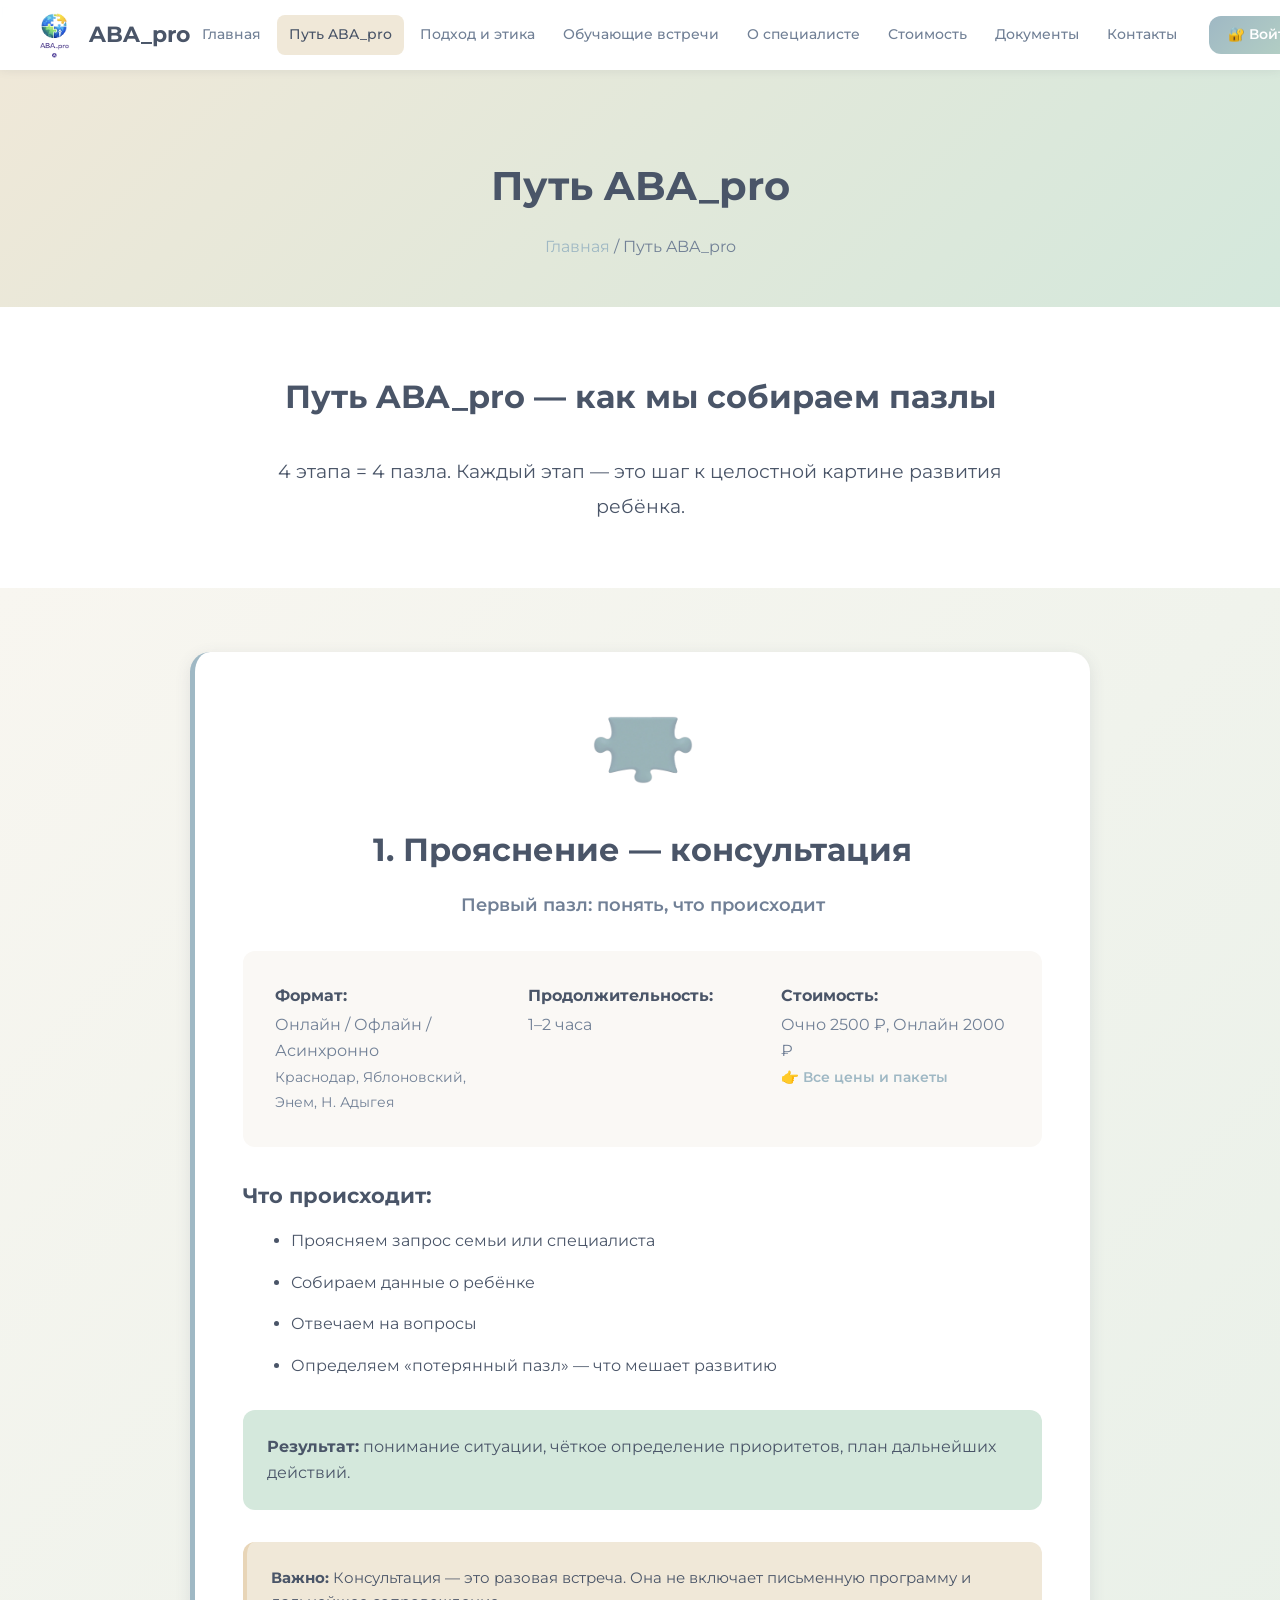
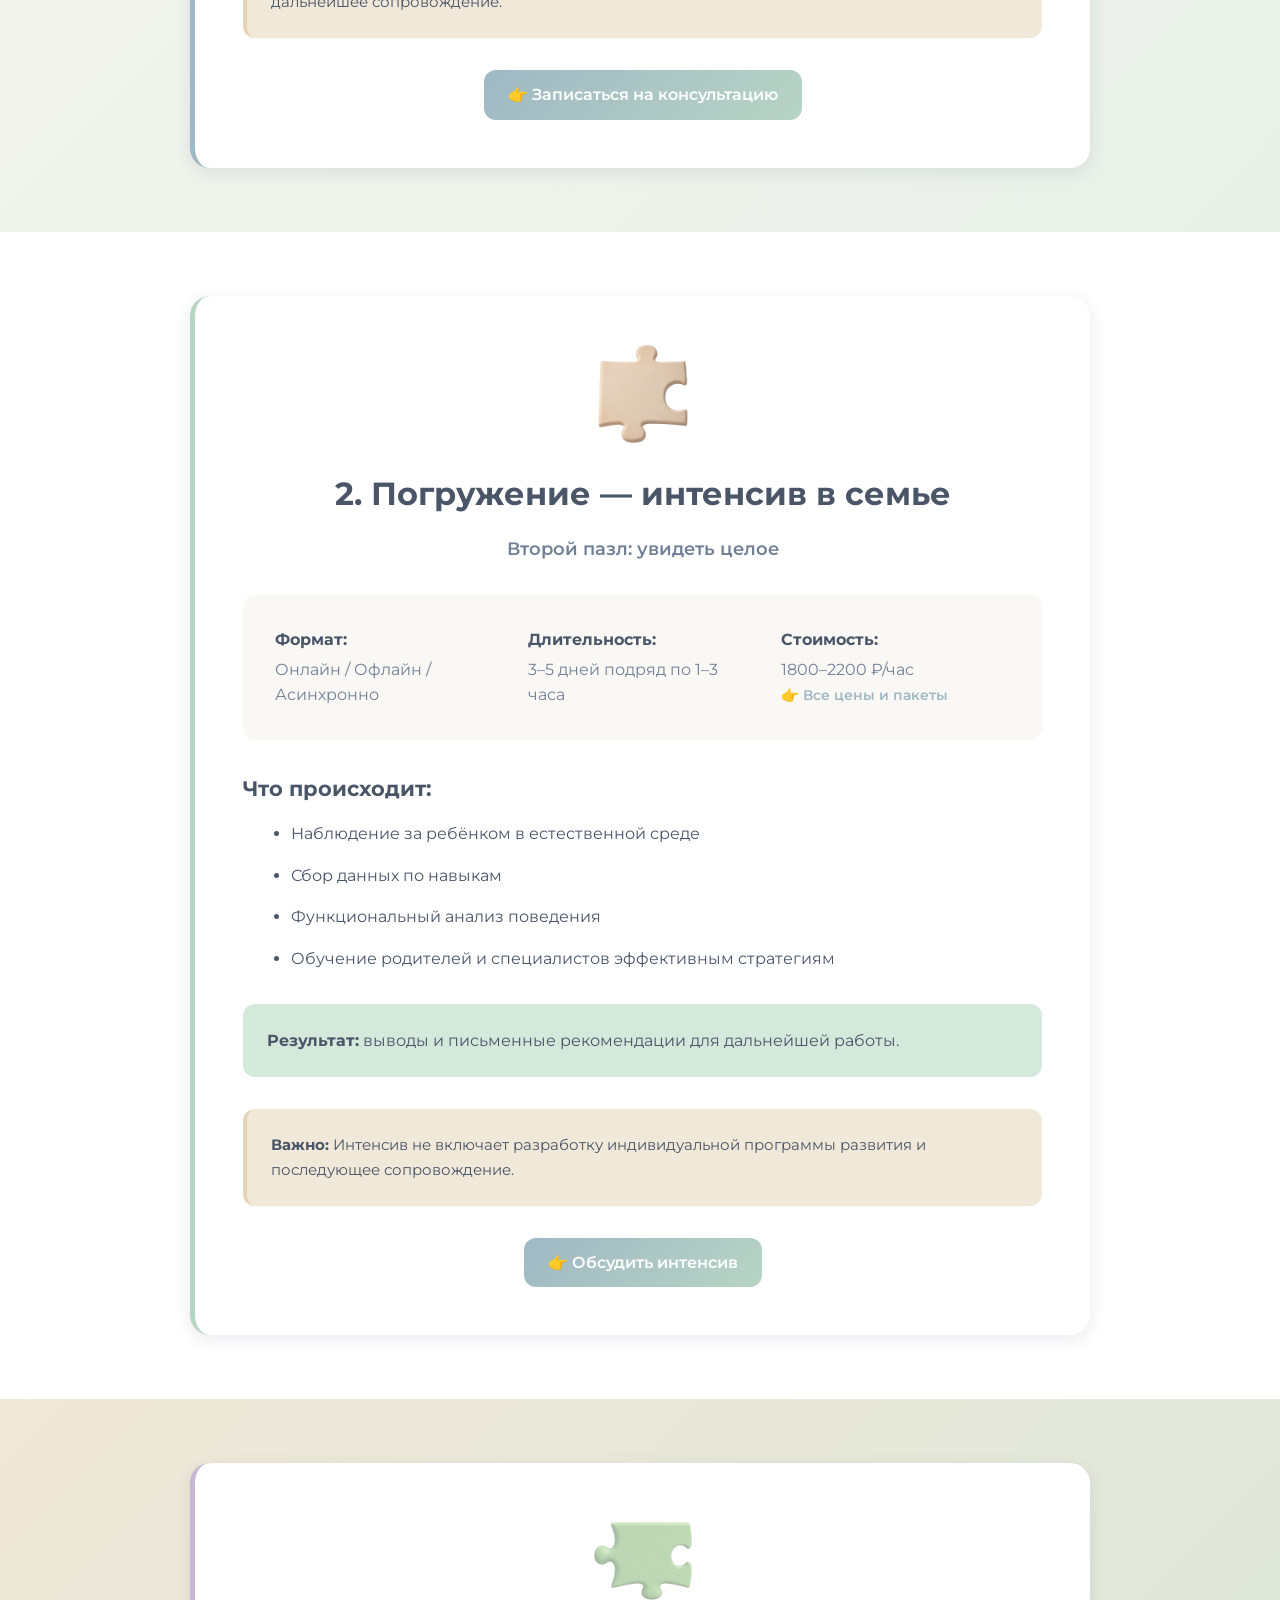
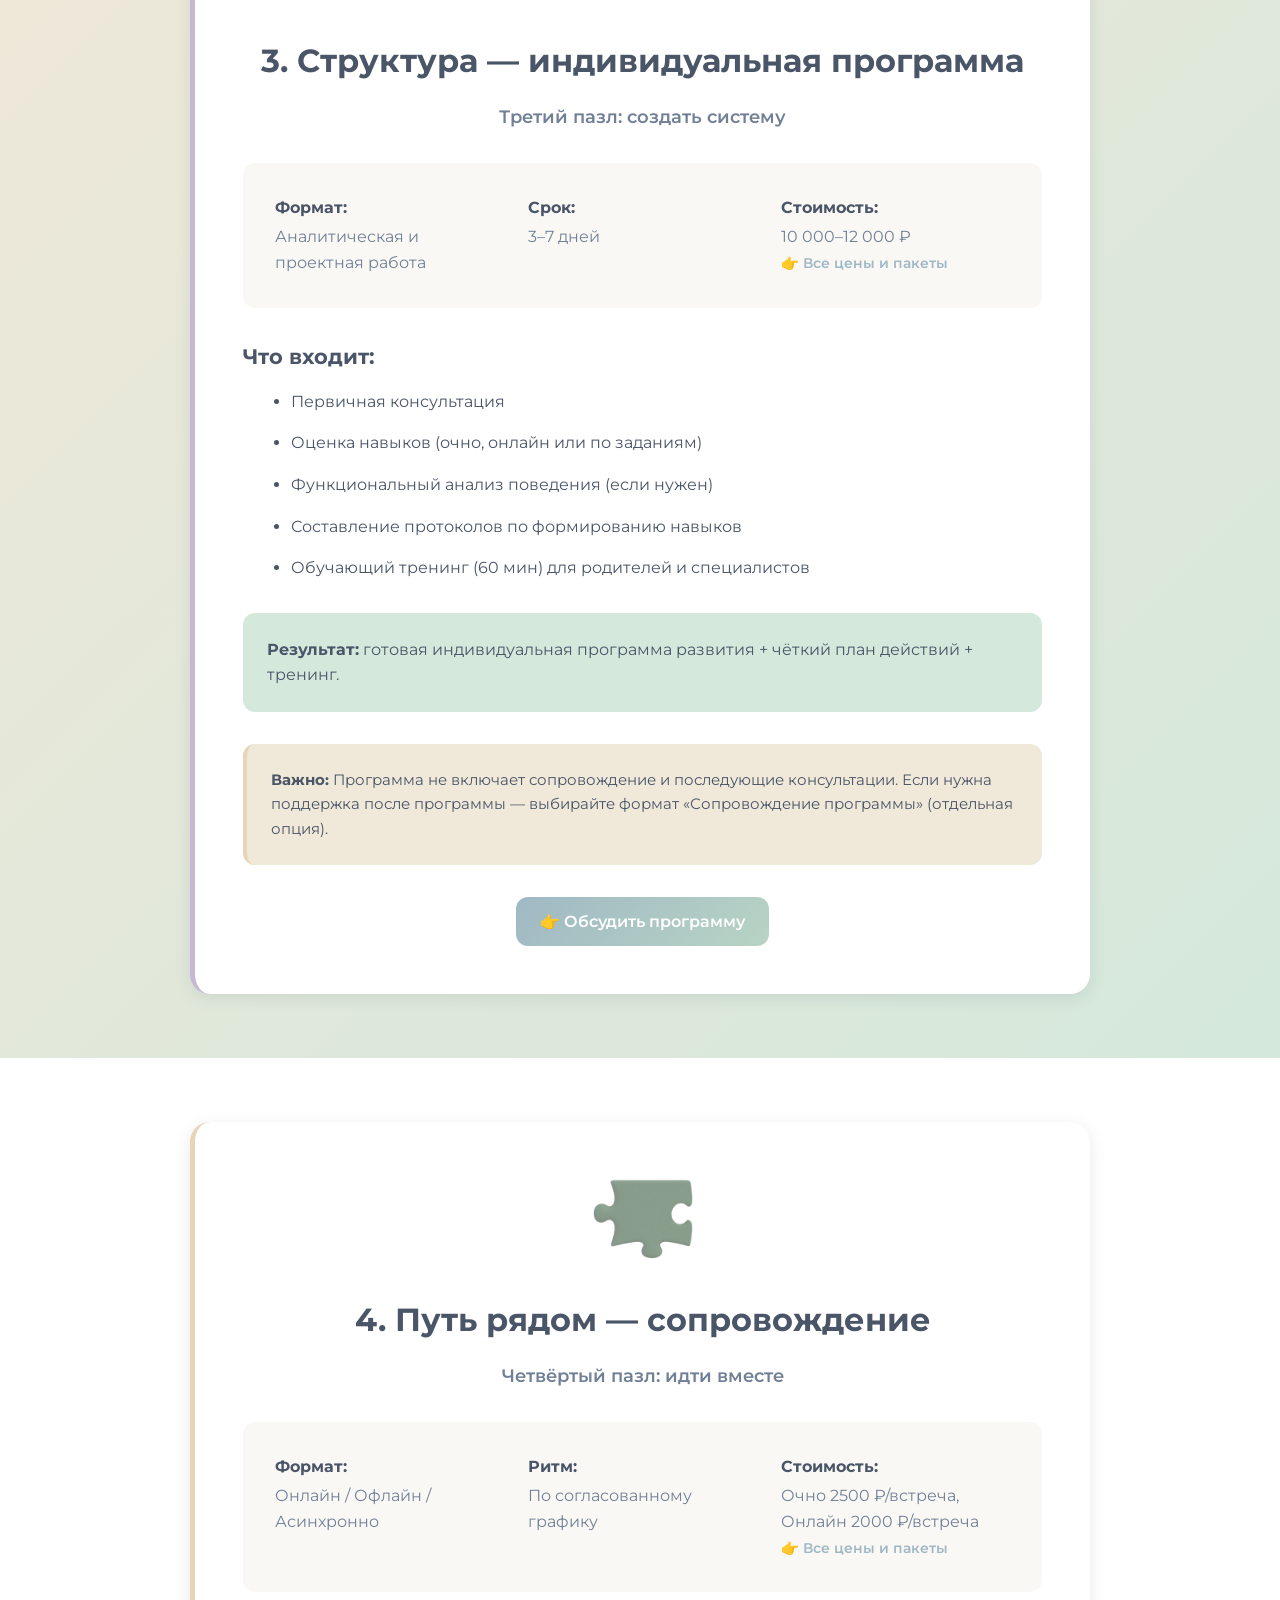
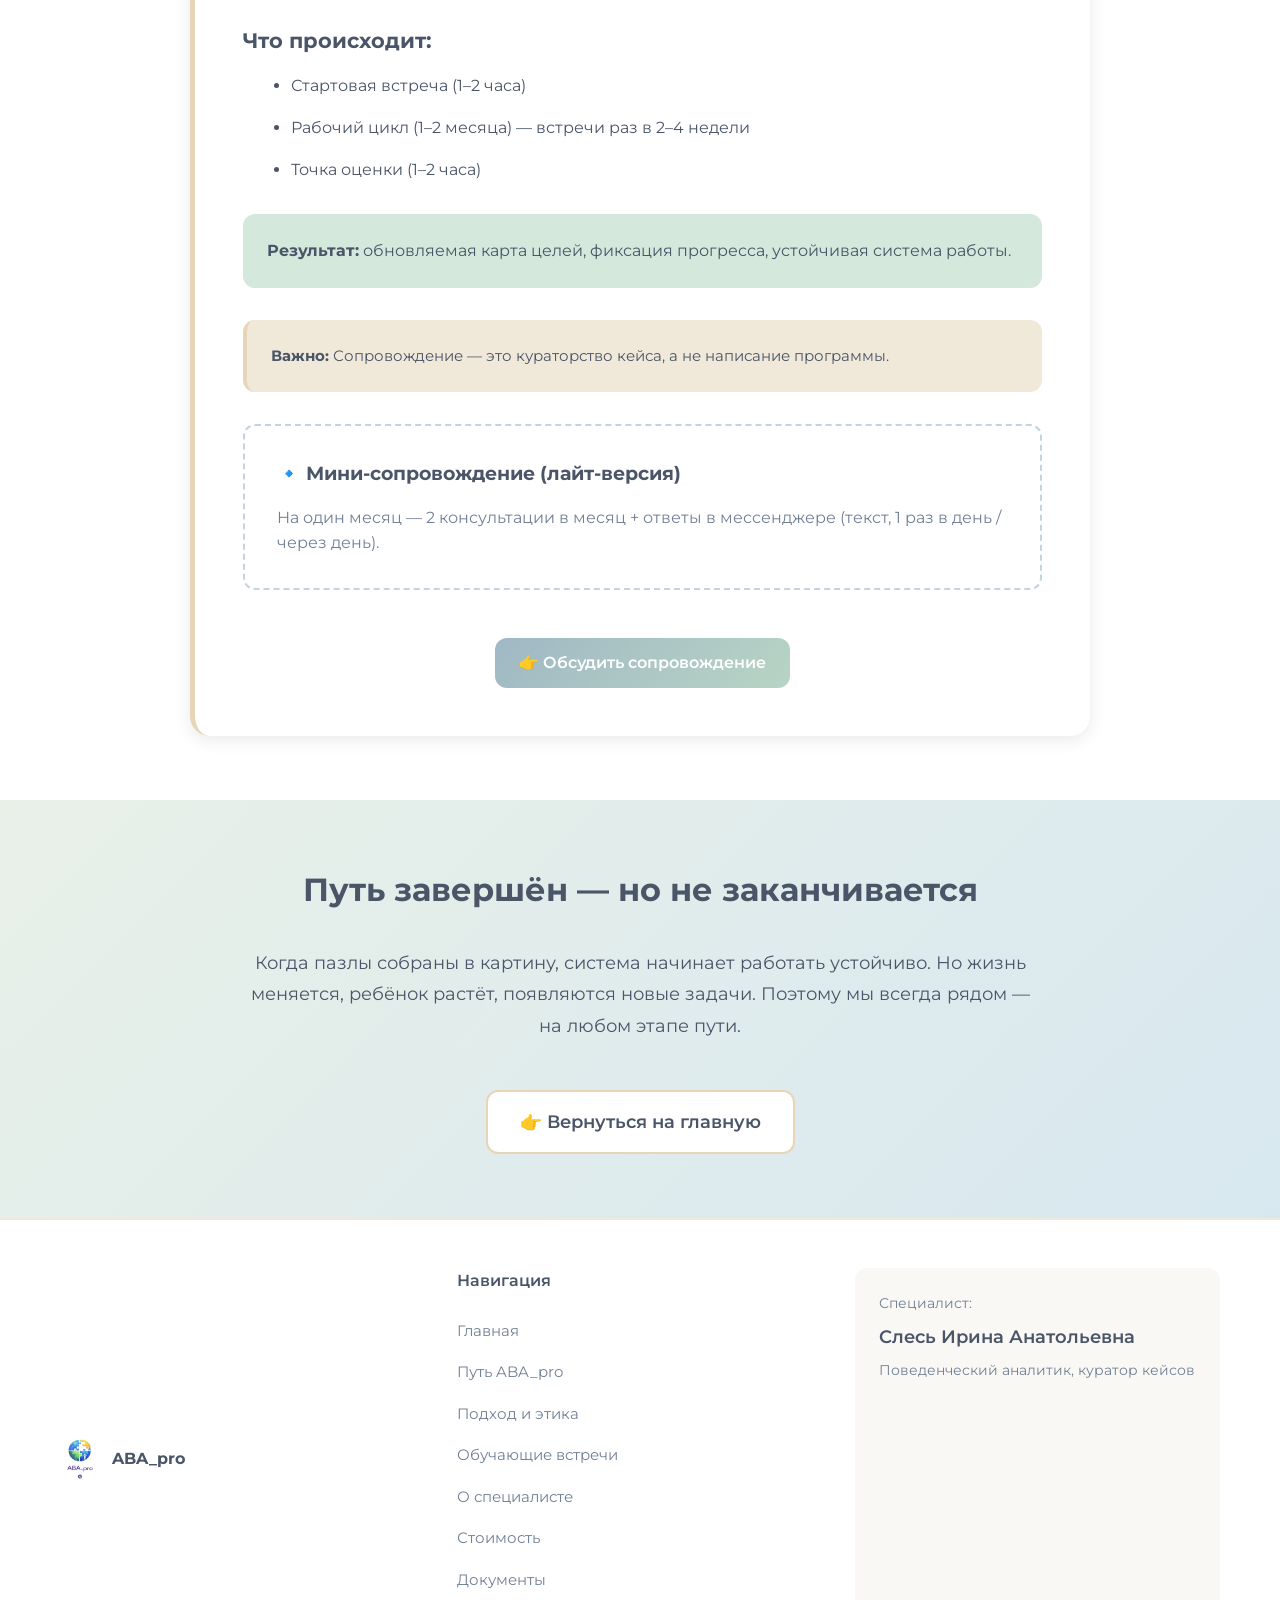
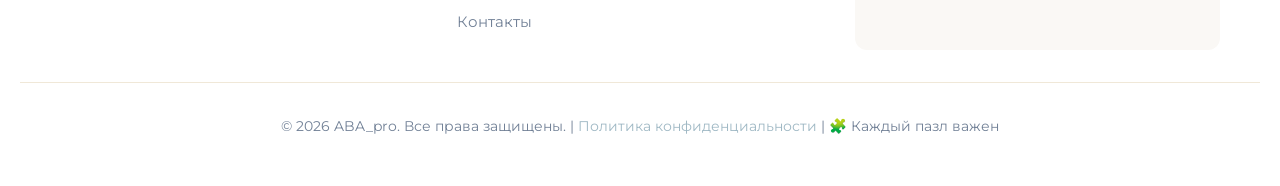
<file: path.html>
<!DOCTYPE html>
<html lang="ru">
<head>
    <meta charset="UTF-8">
    <meta name="viewport" content="width=device-width, initial-scale=1.0">
    <meta name="description" content="Путь ABA_pro — 4 этапа работы: консультация, интенсив, программа, сопровождение. Профессиональная поддержка детей с аутизмом.">
    <meta name="robots" content="index, follow">
    <title>Путь ABA_pro — 4 этапа работы | ABA-терапия</title>
    <link rel="stylesheet" href="style.css">
    <link href="https://fonts.googleapis.com/css2?family=Montserrat:wght@300;400;600;700&display=swap" rel="stylesheet">
    <link rel="icon" type="image/png" sizes="32x32" href="images/favicon-32.png">
</head>
<body>
    <a href="#main-content" class="skip-link">Перейти к содержанию</a>
    
    <!-- Навигация -->
    <nav class="navbar">
        <div class="container nav-container">
            <a href="index.html" class="logo">
                <img src="images/ЛОГОТИП №2.png" alt="ABA_pro" class="logo-img" loading="lazy">
                <span class="logo-text">ABA_pro</span>
            </a>
            <ul class="nav-menu" id="navMenu">
                <li><a href="index.html" class="nav-link">Главная</a></li>
                <li><a href="path.html" class="nav-link active">Путь ABA_pro</a></li>
                <li><a href="ethics.html" class="nav-link">Подход и этика</a></li>
                <li><a href="meetings.html" class="nav-link">Обучающие встречи</a></li>
                <li><a href="about.html" class="nav-link">О специалисте</a></li>
                <li><a href="pricing.html" class="nav-link">Стоимость</a></li>
                <li><a href="documents.html" class="nav-link">Документы</a></li>
                <li><a href="contacts.html" class="nav-link">Контакты</a></li>
                <li><a href="login.html" class="btn btn-primary">🔐 Войти</a></li>
            </ul>
            <button class="hamburger" id="hamburger" aria-label="Открыть меню">
                <span></span><span></span><span></span>
            </button>
        </div>
    </nav>

    <main id="main-content">
    <!-- Заголовок страницы -->
    <section class="page-header">
        <div class="container">
            <h1>Путь ABA_pro</h1>
            <p class="breadcrumb"><a href="index.html">Главная</a> / Путь ABA_pro</p>
        </div>
    </section>

    <!-- Вступление -->
    <section class="section">
        <div class="container">
            <div style="text-align: center; max-width: 800px; margin: 0 auto;">
                <h2 class="section-title">Путь ABA_pro — как мы собираем пазлы</h2>
                
<div class="section-divider"></div>
                <p style="font-size: 1.2rem; color: var(--color-text); line-height: 1.8;">
                    4 этапа = 4 пазла. Каждый этап — это шаг к целостной картине развития ребёнка.
                </p>
            </div>
        </div>
    </section>

    <!-- Этап 1: Консультация -->
    <section class="section" id="consultation">
        <div class="container">
            <div style="max-width: 900px; margin: 0 auto;">
                <div class="card" style="border-left: 5px solid var(--color-blue);">
                    <div style="text-align: center; margin-bottom: var(--spacing-lg);">
                        <!-- Изображение пазла -->
                        <img src="images/4. 4 пазла - голубой.png" alt="Пазл консультации" class="puzzle-img" style="width: 100px; height: 100px; margin: 0 auto; object-fit: contain;">
                        <h2 style="font-size: 2rem; color: var(--color-text); margin-bottom: var(--spacing-sm); margin-top: var(--spacing-md);"> 1. Прояснение — консультация</h2>
                        <p style="font-size: 1.1rem; color: var(--color-text-light); font-weight: 600;">Первый пазл: понять, что происходит</p>
                    </div>
                    
                    <div style="display: grid; grid-template-columns: repeat(auto-fit, minmax(200px, 1fr)); gap: var(--spacing-md); margin-bottom: var(--spacing-lg); padding: var(--spacing-lg); background: var(--color-bg); border-radius: var(--radius-md);">
                        <div>
                            <strong style="color: var(--color-text);">Формат:</strong>
                            <p style="color: var(--color-text-light); margin-top: 4px;">Онлайн / Офлайн / Асинхронно<br><span style="font-size: 0.9em;">Краснодар, Яблоновский, Энем, Н. Адыгея</span></p>
                        </div>
                        <div>
                            <strong style="color: var(--color-text);">Продолжительность:</strong>
                            <p style="color: var(--color-text-light); margin-top: 4px;">1–2 часа</p>
                        </div>
                        <div>
                            <strong style="color: var(--color-text);">Стоимость:</strong>
                            <p style="color: var(--color-text-light); margin-top: 4px;">Очно 2500 ₽, Онлайн 2000 ₽<br><a href="pricing.html" style="font-size: 0.9rem; color: var(--color-blue); font-weight: 600;">👉 Все цены и пакеты</a></p>
                        </div>
                    </div>

                    <h3 style="font-size: 1.3rem; color: var(--color-text); margin-bottom: var(--spacing-sm);">Что происходит:</h3>
                    <ul style="list-style: disc; padding-left: var(--spacing-xl); margin-bottom: var(--spacing-lg); color: var(--color-text); line-height: 1.6;">
                        <li style="margin-bottom: var(--spacing-sm);">Проясняем запрос семьи или специалиста</li>
                        <li style="margin-bottom: var(--spacing-sm);">Собираем данные о ребёнке</li>
                        <li style="margin-bottom: var(--spacing-sm);">Отвечаем на вопросы</li>
                        <li style="margin-bottom: var(--spacing-sm);">Определяем «потерянный пазл» — что мешает развитию</li>
                    </ul>

                    <div style="background: var(--color-green-light); padding: var(--spacing-md); border-radius: var(--radius-md); margin-bottom: var(--spacing-lg);">
                        <p style="margin: 0; color: var(--color-text);">
                            <strong>Результат:</strong> понимание ситуации, чёткое определение приоритетов, план дальнейших действий.
                        </p>
                    </div>

                    <div style="background: var(--color-sand-light); padding: var(--spacing-md); border-radius: var(--radius-md); border-left: 4px solid var(--color-sand); margin-bottom: var(--spacing-lg);">
                        <p style="margin: 0; color: var(--color-text); font-size: 0.95rem;">
                            <strong>Важно:</strong> Консультация — это разовая встреча. Она не включает письменную программу и дальнейшее сопровождение.
                        </p>
                    </div>

                    <div style="text-align: center;">
                        <a href="contacts.html" class="btn btn-primary">👉 Записаться на консультацию</a>
                    </div>
                </div>
            </div>
        </div>
    </section>

    <!-- Этап 2: Интенсив -->
    <section class="section" id="intensive" style="background: var(--color-white);">
        <div class="container">
            <div style="max-width: 900px; margin: 0 auto;">
                <div class="card" style="border-left: 5px solid var(--color-green);">
                    <div style="text-align: center; margin-bottom: var(--spacing-lg);">
                        <!-- Изображение пазла -->
                        <img src="images/1. 4 пазла - беж.png" alt="Пазл интенсива" class="puzzle-img" style="width: 100px; height: 100px; margin: 0 auto; object-fit: contain;">
                        <h2 style="font-size: 2rem; color: var(--color-text); margin-bottom: var(--spacing-sm); margin-top: var(--spacing-md);"> 2. Погружение — интенсив в семье</h2>
                        <p style="font-size: 1.1rem; color: var(--color-text-light); font-weight: 600;">Второй пазл: увидеть целое</p>
                    </div>
                    
                    <div style="display: grid; grid-template-columns: repeat(auto-fit, minmax(200px, 1fr)); gap: var(--spacing-md); margin-bottom: var(--spacing-lg); padding: var(--spacing-lg); background: var(--color-bg); border-radius: var(--radius-md);">
                        <div>
                            <strong style="color: var(--color-text);">Формат:</strong>
                            <p style="color: var(--color-text-light); margin-top: 4px;">Онлайн / Офлайн / Асинхронно</p>
                        </div>
                        <div>
                            <strong style="color: var(--color-text);">Длительность:</strong>
                            <p style="color: var(--color-text-light); margin-top: 4px;">3–5 дней подряд по 1–3 часа</p>
                        </div>
                        <div>
                            <strong style="color: var(--color-text);">Стоимость:</strong>
                            <p style="color: var(--color-text-light); margin-top: 4px;">1800–2200 ₽/час<br><a href="pricing.html" style="font-size: 0.9rem; color: var(--color-blue); font-weight: 600;">👉 Все цены и пакеты</a></p>
                        </div>
                    </div>

                    <h3 style="font-size: 1.3rem; color: var(--color-text); margin-bottom: var(--spacing-sm);">Что происходит:</h3>
                    <ul style="list-style: disc; padding-left: var(--spacing-xl); margin-bottom: var(--spacing-lg); color: var(--color-text); line-height: 1.6;">
                        <li style="margin-bottom: var(--spacing-sm);">Наблюдение за ребёнком в естественной среде</li>
                        <li style="margin-bottom: var(--spacing-sm);">Сбор данных по навыкам</li>
                        <li style="margin-bottom: var(--spacing-sm);">Функциональный анализ поведения</li>
                        <li style="margin-bottom: var(--spacing-sm);">Обучение родителей и специалистов эффективным стратегиям</li>
                    </ul>

                    <div style="background: var(--color-green-light); padding: var(--spacing-md); border-radius: var(--radius-md); margin-bottom: var(--spacing-lg);">
                        <p style="margin: 0; color: var(--color-text);">
                            <strong>Результат:</strong> выводы и письменные рекомендации для дальнейшей работы.
                        </p>
                    </div>

                    <div style="background: var(--color-sand-light); padding: var(--spacing-md); border-radius: var(--radius-md); border-left: 4px solid var(--color-sand); margin-bottom: var(--spacing-lg);">
                        <p style="margin: 0; color: var(--color-text); font-size: 0.95rem;">
                            <strong>Важно:</strong> Интенсив не включает разработку индивидуальной программы развития и последующее сопровождение.
                        </p>
                    </div>

                    <div style="text-align: center;">
                        <a href="contacts.html" class="btn btn-primary">👉 Обсудить интенсив</a>
                    </div>
                </div>
            </div>
        </div>
    </section>

    <!-- Этап 3: Программа -->
    <section class="section" id="program">
        <div class="container">
            <div style="max-width: 900px; margin: 0 auto;">
                <div class="card" style="border-left: 5px solid var(--color-purple);">
                    <div style="text-align: center; margin-bottom: var(--spacing-lg);">
                        <!-- Изображение пазла -->
                        <img src="images/3. 4 пазала - свет зел.png" alt="Пазл программы" class="puzzle-img" style="width: 100px; height: 100px; margin: 0 auto; object-fit: contain;">
                        <h2 style="font-size: 2rem; color: var(--color-text); margin-bottom: var(--spacing-sm); margin-top: var(--spacing-md);"> 3. Структура — индивидуальная программа</h2>
                        <p style="font-size: 1.1rem; color: var(--color-text-light); font-weight: 600;">Третий пазл: создать систему</p>
                    </div>
                    
                    <div style="display: grid; grid-template-columns: repeat(auto-fit, minmax(200px, 1fr)); gap: var(--spacing-md); margin-bottom: var(--spacing-lg); padding: var(--spacing-lg); background: var(--color-bg); border-radius: var(--radius-md);">
                        <div>
                            <strong style="color: var(--color-text);">Формат:</strong>
                            <p style="color: var(--color-text-light); margin-top: 4px;">Аналитическая и проектная работа</p>
                        </div>
                        <div>
                            <strong style="color: var(--color-text);">Срок:</strong>
                            <p style="color: var(--color-text-light); margin-top: 4px;">3–7 дней</p>
                        </div>
                        <div>
                            <strong style="color: var(--color-text);">Стоимость:</strong>
                            <p style="color: var(--color-text-light); margin-top: 4px;">10 000–12 000 ₽<br><a href="pricing.html" style="font-size: 0.9rem; color: var(--color-blue); font-weight: 600;">👉 Все цены и пакеты</a></p>
                        </div>
                    </div>

                    <h3 style="font-size: 1.3rem; color: var(--color-text); margin-bottom: var(--spacing-sm);">Что входит:</h3>
                    <ul style="list-style: disc; padding-left: var(--spacing-xl); margin-bottom: var(--spacing-lg); color: var(--color-text); line-height: 1.6;">
                        <li style="margin-bottom: var(--spacing-sm);">Первичная консультация</li>
                        <li style="margin-bottom: var(--spacing-sm);">Оценка навыков (очно, онлайн или по заданиям)</li>
                        <li style="margin-bottom: var(--spacing-sm);">Функциональный анализ поведения (если нужен)</li>
                        <li style="margin-bottom: var(--spacing-sm);">Составление протоколов по формированию навыков</li>
                        <li style="margin-bottom: var(--spacing-sm);">Обучающий тренинг (60 мин) для родителей и специалистов</li>
                    </ul>

                    <div style="background: var(--color-green-light); padding: var(--spacing-md); border-radius: var(--radius-md); margin-bottom: var(--spacing-lg);">
                        <p style="margin: 0; color: var(--color-text);">
                            <strong>Результат:</strong> готовая индивидуальная программа развития + чёткий план действий + тренинг.
                        </p>
                    </div>

                    <div style="background: var(--color-sand-light); padding: var(--spacing-md); border-radius: var(--radius-md); border-left: 4px solid var(--color-sand); margin-bottom: var(--spacing-lg);">
                        <p style="margin: 0; color: var(--color-text); font-size: 0.95rem;">
                            <strong>Важно:</strong> Программа не включает сопровождение и последующие консультации. Если нужна поддержка после программы — выбирайте формат «Сопровождение программы» (отдельная опция).
                        </p>
                    </div>

                    <div style="text-align: center;">
                        <a href="contacts.html" class="btn btn-primary">👉 Обсудить программу</a>
                    </div>
                </div>
            </div>
        </div>
    </section>

    <!-- Этап 4: Сопровождение -->
    <section class="section" id="support" style="background: var(--color-white);">
        <div class="container">
            <div style="max-width: 900px; margin: 0 auto;">
                <div class="card" style="border-left: 5px solid var(--color-sand);">
                    <div style="text-align: center; margin-bottom: var(--spacing-lg);">
                        <!-- Изображение пазла -->
                        <img src="images/2. 4 пазла - темн зел.png" alt="Пазл сопровождения" class="puzzle-img" style="width: 100px; height: 100px; margin: 0 auto; object-fit: contain;">
                        <h2 style="font-size: 2rem; color: var(--color-text); margin-bottom: var(--spacing-sm); margin-top: var(--spacing-md);"> 4. Путь рядом — сопровождение</h2>
                        <p style="font-size: 1.1rem; color: var(--color-text-light); font-weight: 600;">Четвёртый пазл: идти вместе</p>
                    </div>
                    
                    <div style="display: grid; grid-template-columns: repeat(auto-fit, minmax(200px, 1fr)); gap: var(--spacing-md); margin-bottom: var(--spacing-lg); padding: var(--spacing-lg); background: var(--color-bg); border-radius: var(--radius-md);">
                        <div>
                            <strong style="color: var(--color-text);">Формат:</strong>
                            <p style="color: var(--color-text-light); margin-top: 4px;">Онлайн / Офлайн / Асинхронно</p>
                        </div>
                        <div>
                            <strong style="color: var(--color-text);">Ритм:</strong>
                            <p style="color: var(--color-text-light); margin-top: 4px;">По согласованному графику</p>
                        </div>
                        <div>
                            <strong style="color: var(--color-text);">Стоимость:</strong>
                            <p style="color: var(--color-text-light); margin-top: 4px;">Очно 2500 ₽/встреча, Онлайн 2000 ₽/встреча<br><a href="pricing.html" style="font-size: 0.9rem; color: var(--color-blue); font-weight: 600;">👉 Все цены и пакеты</a></p>
                        </div>
                    </div>

                    <h3 style="font-size: 1.3rem; color: var(--color-text); margin-bottom: var(--spacing-sm);">Что происходит:</h3>
                    <ul style="list-style: disc; padding-left: var(--spacing-xl); margin-bottom: var(--spacing-lg); color: var(--color-text); line-height: 1.6;">
                        <li style="margin-bottom: var(--spacing-sm);">Стартовая встреча (1–2 часа)</li>
                        <li style="margin-bottom: var(--spacing-sm);">Рабочий цикл (1–2 месяца) — встречи раз в 2–4 недели</li>
                        <li style="margin-bottom: var(--spacing-sm);">Точка оценки (1–2 часа)</li>
                    </ul>

                    <div style="background: var(--color-green-light); padding: var(--spacing-md); border-radius: var(--radius-md); margin-bottom: var(--spacing-lg);">
                        <p style="margin: 0; color: var(--color-text);">
                            <strong>Результат:</strong> обновляемая карта целей, фиксация прогресса, устойчивая система работы.
                        </p>
                    </div>

                    <div style="background: var(--color-sand-light); padding: var(--spacing-md); border-radius: var(--radius-md); border-left: 4px solid var(--color-sand); margin-bottom: var(--spacing-lg);">
                        <p style="margin: 0; color: var(--color-text); font-size: 0.95rem;">
                            <strong>Важно:</strong> Сопровождение — это кураторство кейса, а не написание программы.
                        </p>
                    </div>

                    <!-- Мини-сопровождение -->
                    <div style="margin-bottom: var(--spacing-xl); padding: var(--spacing-lg); border: 2px dashed var(--color-blue-light); border-radius: var(--radius-md);">
                        <h4 style="font-size: 1.2rem; color: var(--color-text); margin-bottom: var(--spacing-sm);">🔹 Мини-сопровождение (лайт-версия)</h4>
                        <p style="color: var(--color-text-light); margin-bottom: 0;">
                            На один месяц — 2 консультации в месяц + ответы в мессенджере (текст, 1 раз в день / через день).
                        </p>
                    </div>

                    <div style="text-align: center;">
                        <a href="contacts.html" class="btn btn-primary">👉 Обсудить сопровождение</a>
                    </div>
                </div>
            </div>
        </div>
    </section>

    <!-- Финал -->
    <section class="section" style="background: linear-gradient(135deg, var(--color-blue) 0%, var(--color-green) 100%); text-align: center;">
        <div class="container">
            <div style="max-width: 800px; margin: 0 auto;">
                <h2 style="font-size: 2rem; color: var(--color-text); margin-bottom: var(--spacing-lg); font-weight: 700;">Путь завершён — но не заканчивается</h2>
                <p style="font-size: 1.1rem; color: var(--color-text); line-height: 1.8; margin-bottom: var(--spacing-xl);">
                    Когда пазлы собраны в картину, система начинает работать устойчиво. 
                    Но жизнь меняется, ребёнок растёт, появляются новые задачи. 
                    Поэтому мы всегда рядом — на любом этапе пути.
                </p>
                <a href="index.html" class="btn btn-secondary btn-large" style="background: var(--color-white); color: var(--color-text);">👉 Вернуться на главную</a>
            </div>
        </div>
    </section>
    </main>

    <!-- Footer -->
    <footer class="footer">
        <div class="container">
            <div class="footer-content">
                <div class="footer-logo">
                    <img src="images/ЛОГОТИП №2.png" alt="ABA_pro" class="footer-logo-img" loading="lazy">
                    <span class="footer-logo-text">ABA_pro</span>
                </div>
                <div class="footer-nav">
                    <h4 class="footer-nav-title">Навигация</h4>
                    <ul class="footer-nav-list">
                        <li><a href="index.html" class="footer-nav-link">Главная</a></li>
                        <li><a href="path.html" class="footer-nav-link">Путь ABA_pro</a></li>
                        <li><a href="ethics.html" class="footer-nav-link">Подход и этика</a></li>
                        <li><a href="meetings.html" class="footer-nav-link">Обучающие встречи</a></li>
                        <li><a href="about.html" class="footer-nav-link">О специалисте</a></li>
                        <li><a href="pricing.html" class="footer-nav-link">Стоимость</a></li>
                        <li><a href="documents.html" class="footer-nav-link">Документы</a></li>
                        <li><a href="contacts.html" class="footer-nav-link">Контакты</a></li>
                    </ul>
                </div>
                <div class="footer-specialist-card">
                    <p class="specialist-label">Специалист:</p>
                    <h3 class="specialist-name">Слесь Ирина Анатольевна</h3>
                    <p class="specialist-role">Поведенческий аналитик, куратор кейсов</p>
                </div>
            </div>
            <div class="footer-bottom">
                <p>&copy; 2026 ABA_pro. Все права защищены. | 
                   <a href="privacy.html" class="footer-link">Политика конфиденциальности</a> | 
                   🧩 Каждый пазл важен</p>
            </div>
        </div>
    </footer>

    <script src="script.js"></script>
</body>
</html>
</file>
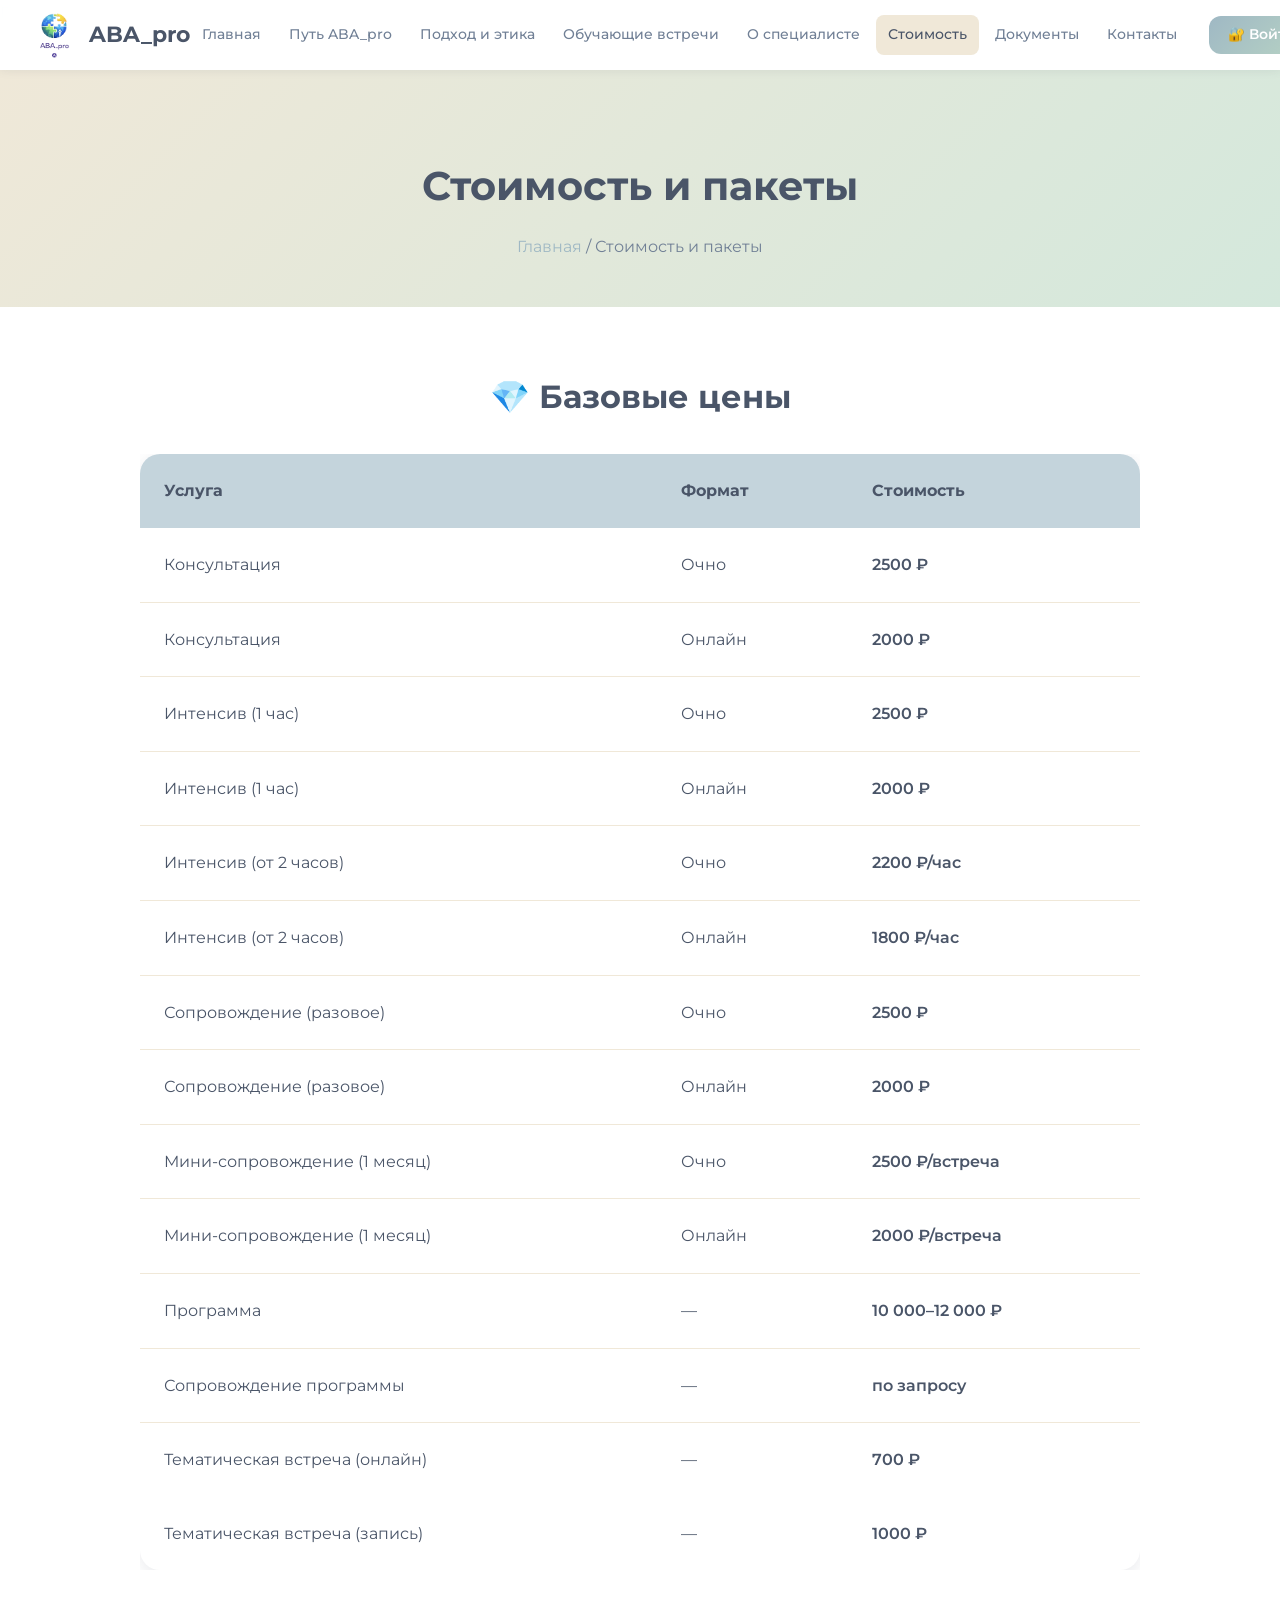
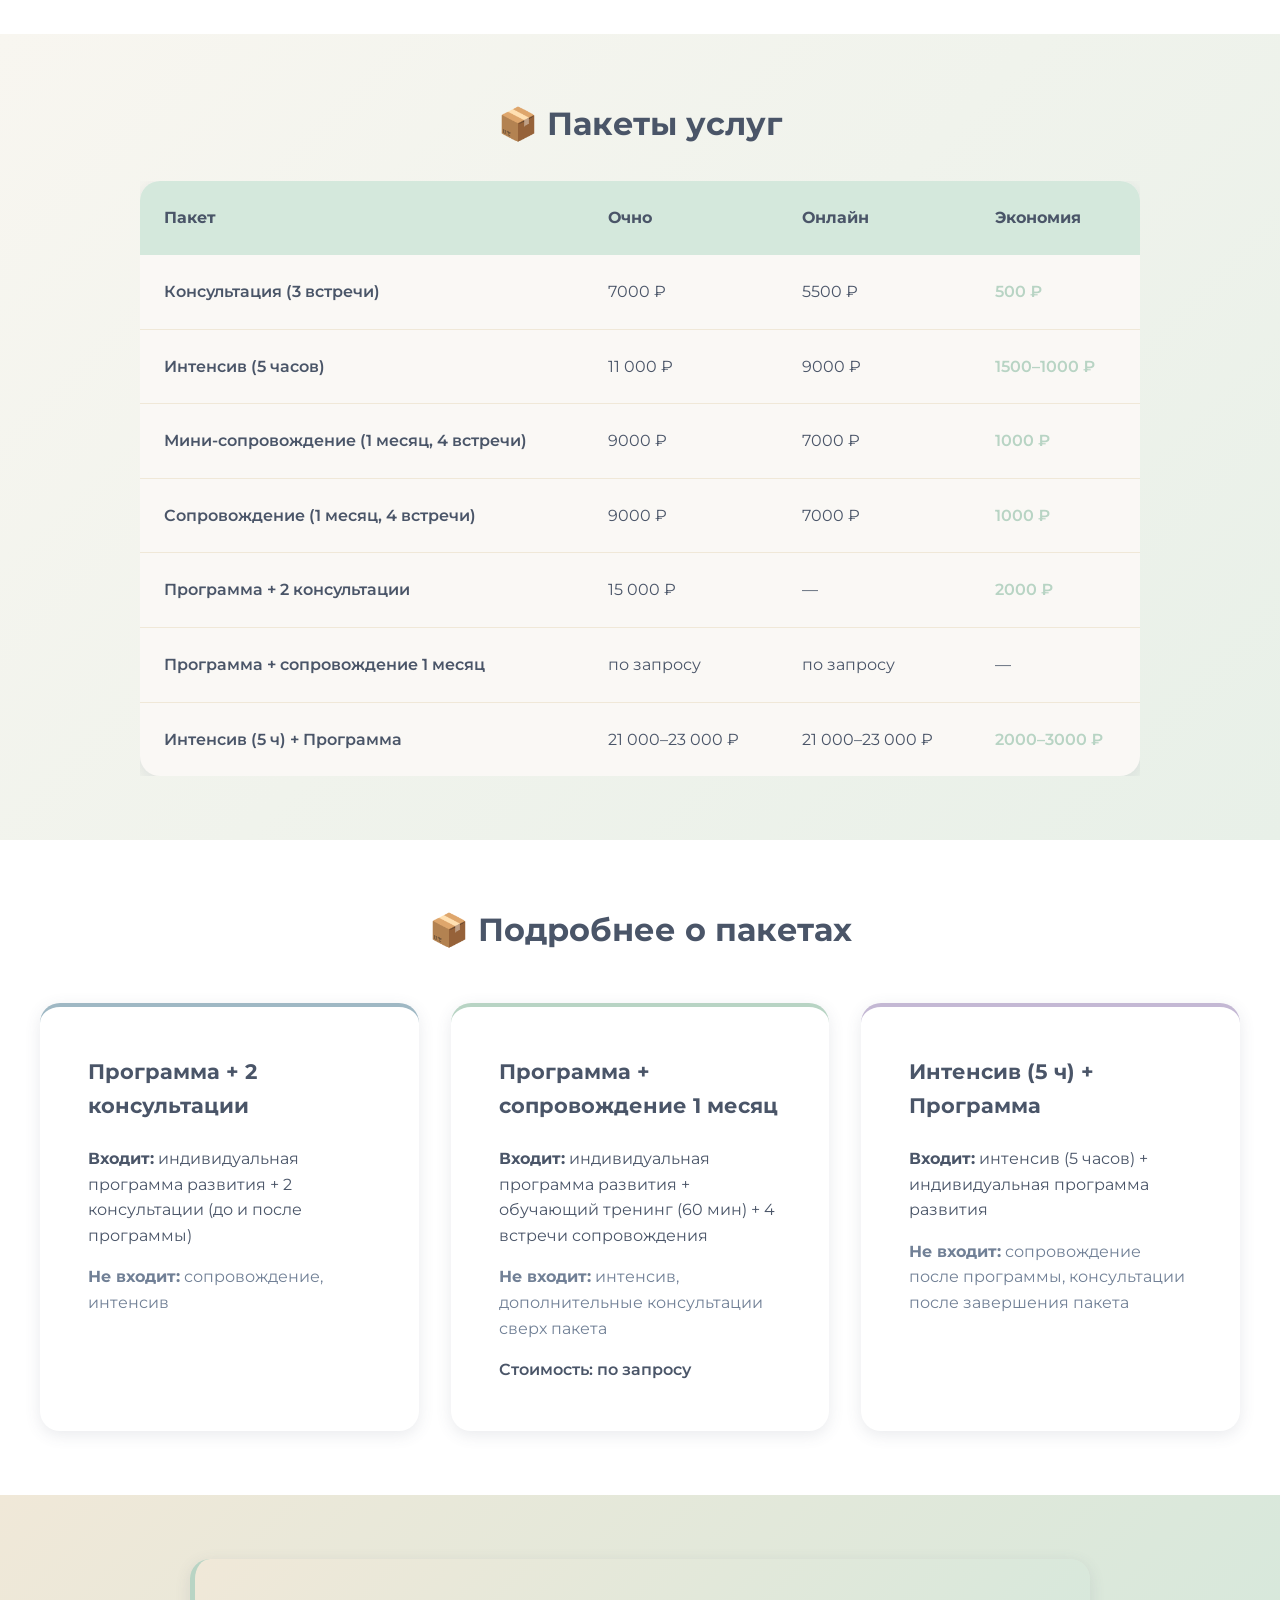
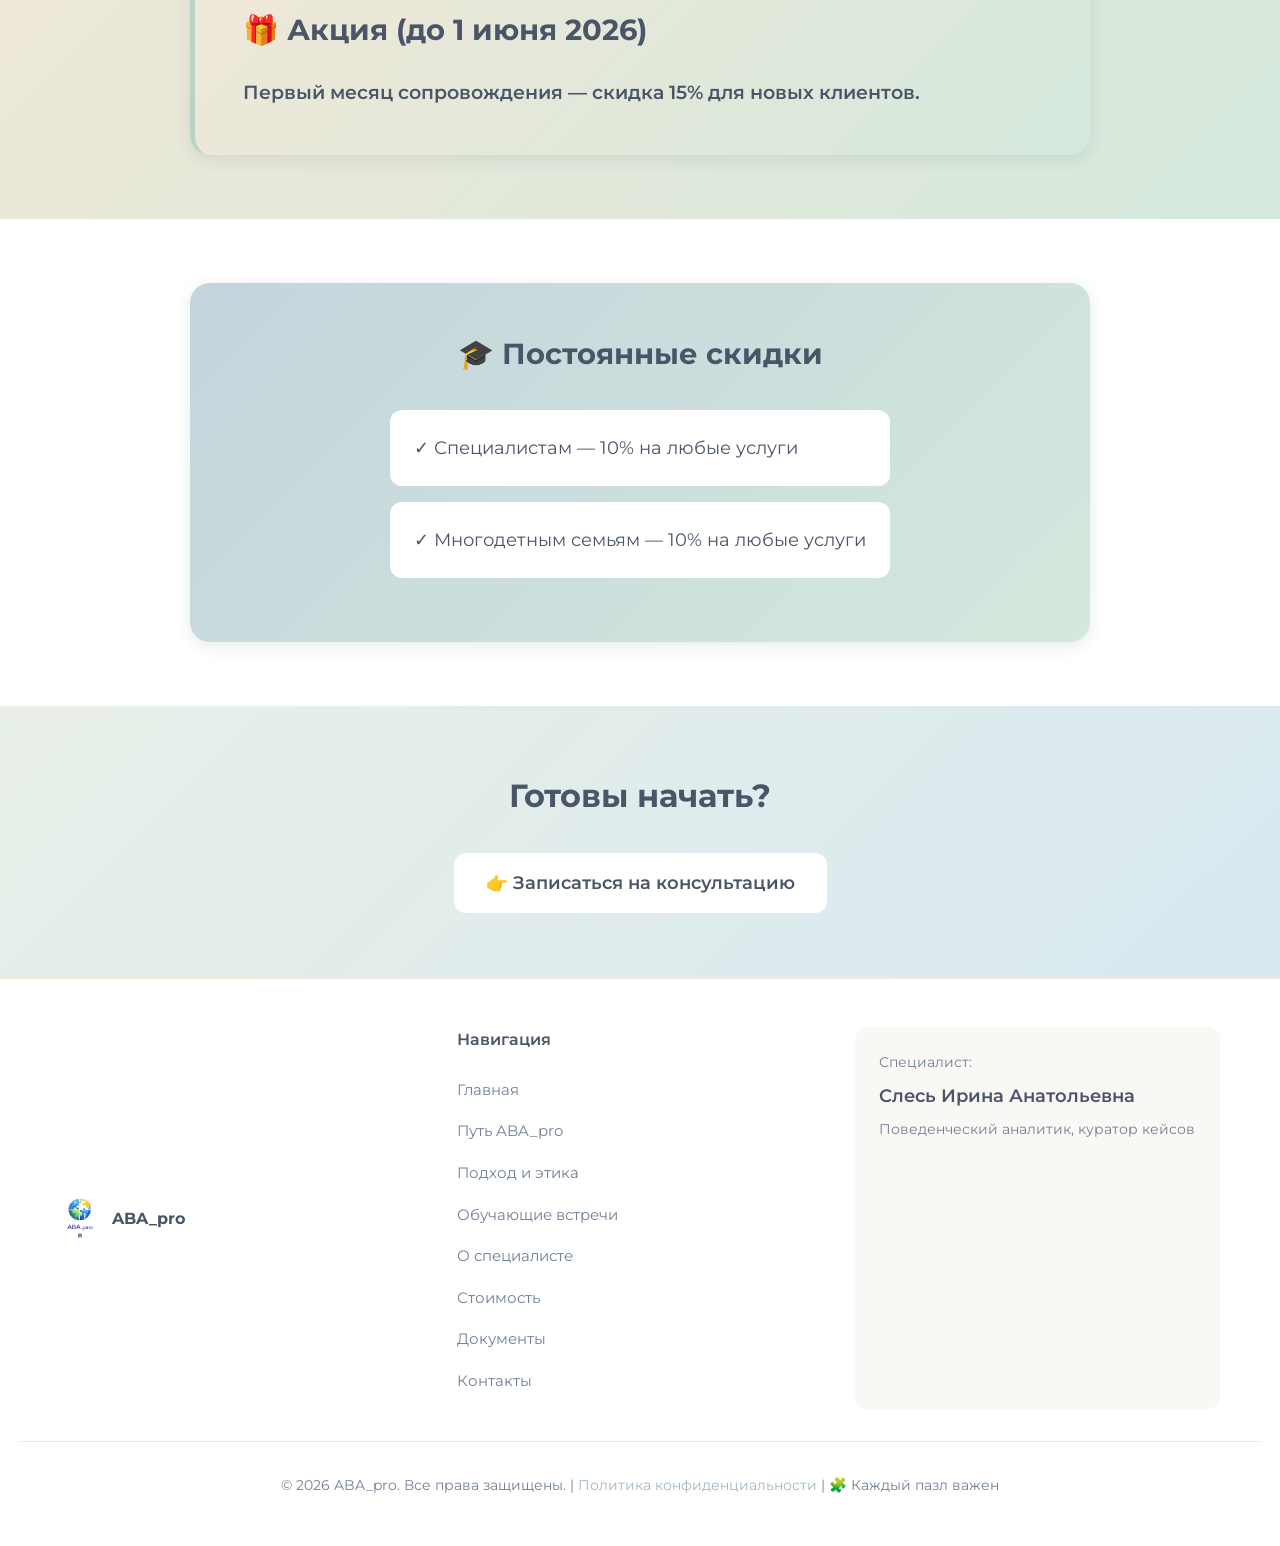
<file: pricing.html>
<!DOCTYPE html>
<html lang="ru">
<head>
    <meta charset="UTF-8">
    <meta name="viewport" content="width=device-width, initial-scale=1.0">
    <meta name="description" content="Стоимость и пакеты услуг ABA_pro — консультации, интенсив, программы развития, сопровождение. Актуальные цены на ABA-терапию.">
    <meta name="robots" content="index, follow">
    <title>Стоимость и пакеты — ABA_pro | Цены на услуги</title>
    <link rel="stylesheet" href="style.css">
    <link href="https://fonts.googleapis.com/css2?family=Montserrat:wght@300;400;600;700&display=swap" rel="stylesheet">
    <link rel="icon" type="image/png" sizes="32x32" href="images/favicon-32.png">
</head>
<body>
    <a href="#main-content" class="skip-link">Перейти к содержанию</a>
    
    <nav class="navbar">
        <div class="container nav-container">
            <a href="index.html" class="logo">
                <img src="images/ЛОГОТИП №2.png" alt="ABA_pro" class="logo-img">
                <span class="logo-text">ABA_pro</span>
            </a>
            <ul class="nav-menu" id="navMenu">
                <li><a href="index.html" class="nav-link">Главная</a></li>
                <li><a href="path.html" class="nav-link">Путь ABA_pro</a></li>
                <li><a href="ethics.html" class="nav-link">Подход и этика</a></li>
                <li><a href="meetings.html" class="nav-link">Обучающие встречи</a></li>
                <li><a href="about.html" class="nav-link">О специалисте</a></li>
                <li><a href="pricing.html" class="nav-link active">Стоимость</a></li>
                <li><a href="documents.html" class="nav-link">Документы</a></li>
                <li><a href="contacts.html" class="nav-link">Контакты</a></li>
                <li><a href="login.html" class="btn btn-primary">🔐 Войти</a></li>
            </ul>
            <button class="hamburger" id="hamburger"><span></span><span></span><span></span></button>
        </div>
    </nav>

    <main id="main-content">
    <section class="page-header">
        <div class="container">
            <h1>Стоимость и пакеты</h1>
            <p class="breadcrumb"><a href="index.html">Главная</a> / Стоимость и пакеты</p>
        </div>
    </section>

    <!-- Базовые цены -->
    <section class="section">
        <div class="container">
            <h2 class="section-title">💎 Базовые цены</h2>
            <div style="overflow-x: auto; max-width: 1000px; margin: 0 auto;">
                <table style="width: 100%; border-collapse: collapse; background: var(--color-white); border-radius: var(--radius-lg); overflow: hidden; box-shadow: var(--shadow-md);">
                    <thead>
                        <tr style="background: var(--color-blue-light);">
                            <th style="padding: var(--spacing-md); text-align: left; color: var(--color-text);">Услуга</th>
                            <th style="padding: var(--spacing-md); text-align: left; color: var(--color-text);">Формат</th>
                            <th style="padding: var(--spacing-md); text-align: left; color: var(--color-text);">Стоимость</th>
                        </tr>
                    </thead>
                    <tbody>
                        <tr style="border-bottom: 1px solid var(--color-sand-light);"><td style="padding: var(--spacing-md); color: var(--color-text);">Консультация</td><td style="padding: var(--spacing-md); color: var(--color-text);">Очно</td><td style="padding: var(--spacing-md); color: var(--color-text); font-weight: 600;">2500 ₽</td></tr>
                        <tr style="border-bottom: 1px solid var(--color-sand-light);"><td style="padding: var(--spacing-md); color: var(--color-text);">Консультация</td><td style="padding: var(--spacing-md); color: var(--color-text);">Онлайн</td><td style="padding: var(--spacing-md); color: var(--color-text); font-weight: 600;">2000 ₽</td></tr>
                        <tr style="border-bottom: 1px solid var(--color-sand-light);"><td style="padding: var(--spacing-md); color: var(--color-text);">Интенсив (1 час)</td><td style="padding: var(--spacing-md); color: var(--color-text);">Очно</td><td style="padding: var(--spacing-md); color: var(--color-text); font-weight: 600;">2500 ₽</td></tr>
                        <tr style="border-bottom: 1px solid var(--color-sand-light);"><td style="padding: var(--spacing-md); color: var(--color-text);">Интенсив (1 час)</td><td style="padding: var(--spacing-md); color: var(--color-text);">Онлайн</td><td style="padding: var(--spacing-md); color: var(--color-text); font-weight: 600;">2000 ₽</td></tr>
                        <tr style="border-bottom: 1px solid var(--color-sand-light);"><td style="padding: var(--spacing-md); color: var(--color-text);">Интенсив (от 2 часов)</td><td style="padding: var(--spacing-md); color: var(--color-text);">Очно</td><td style="padding: var(--spacing-md); color: var(--color-text); font-weight: 600;">2200 ₽/час</td></tr>
                        <tr style="border-bottom: 1px solid var(--color-sand-light);"><td style="padding: var(--spacing-md); color: var(--color-text);">Интенсив (от 2 часов)</td><td style="padding: var(--spacing-md); color: var(--color-text);">Онлайн</td><td style="padding: var(--spacing-md); color: var(--color-text); font-weight: 600;">1800 ₽/час</td></tr>
                        <tr style="border-bottom: 1px solid var(--color-sand-light);"><td style="padding: var(--spacing-md); color: var(--color-text);">Сопровождение (разовое)</td><td style="padding: var(--spacing-md); color: var(--color-text);">Очно</td><td style="padding: var(--spacing-md); color: var(--color-text); font-weight: 600;">2500 ₽</td></tr>
                        <tr style="border-bottom: 1px solid var(--color-sand-light);"><td style="padding: var(--spacing-md); color: var(--color-text);">Сопровождение (разовое)</td><td style="padding: var(--spacing-md); color: var(--color-text);">Онлайн</td><td style="padding: var(--spacing-md); color: var(--color-text); font-weight: 600;">2000 ₽</td></tr>
                        <tr style="border-bottom: 1px solid var(--color-sand-light);"><td style="padding: var(--spacing-md); color: var(--color-text);">Мини-сопровождение (1 месяц)</td><td style="padding: var(--spacing-md); color: var(--color-text);">Очно</td><td style="padding: var(--spacing-md); color: var(--color-text); font-weight: 600;">2500 ₽/встреча</td></tr>
                        <tr style="border-bottom: 1px solid var(--color-sand-light);"><td style="padding: var(--spacing-md); color: var(--color-text);">Мини-сопровождение (1 месяц)</td><td style="padding: var(--spacing-md); color: var(--color-text);">Онлайн</td><td style="padding: var(--spacing-md); color: var(--color-text); font-weight: 600;">2000 ₽/встреча</td></tr>
                        <tr style="border-bottom: 1px solid var(--color-sand-light);"><td style="padding: var(--spacing-md); color: var(--color-text);">Программа</td><td style="padding: var(--spacing-md); color: var(--color-text);">—</td><td style="padding: var(--spacing-md); color: var(--color-text); font-weight: 600;">10 000–12 000 ₽</td></tr>
                        <tr style="border-bottom: 1px solid var(--color-sand-light);"><td style="padding: var(--spacing-md); color: var(--color-text);">Сопровождение программы</td><td style="padding: var(--spacing-md); color: var(--color-text);">—</td><td style="padding: var(--spacing-md); color: var(--color-text); font-weight: 600;">по запросу</td></tr>
                        <tr><td style="padding: var(--spacing-md); color: var(--color-text);">Тематическая встреча (онлайн)</td><td style="padding: var(--spacing-md); color: var(--color-text);">—</td><td style="padding: var(--spacing-md); color: var(--color-text); font-weight: 600;">700 ₽</td></tr>
                        <tr><td style="padding: var(--spacing-md); color: var(--color-text);">Тематическая встреча (запись)</td><td style="padding: var(--spacing-md); color: var(--color-text);">—</td><td style="padding: var(--spacing-md); color: var(--color-text); font-weight: 600;">1000 ₽</td></tr>
                    </tbody>
                </table>
            </div>
        </div>
    </section>

    <!-- Пакеты -->
    <section class="section" style="background: var(--color-white);">
        <div class="container">
            <h2 class="section-title">📦 Пакеты услуг</h2>
            <div style="overflow-x: auto; max-width: 1000px; margin: 0 auto;">
                <table style="width: 100%; border-collapse: collapse; background: var(--color-bg); border-radius: var(--radius-lg); overflow: hidden; box-shadow: var(--shadow-md);">
                    <thead>
                        <tr style="background: var(--color-green-light);">
                            <th style="padding: var(--spacing-md); text-align: left; color: var(--color-text);">Пакет</th>
                            <th style="padding: var(--spacing-md); text-align: left; color: var(--color-text);">Очно</th>
                            <th style="padding: var(--spacing-md); text-align: left; color: var(--color-text);">Онлайн</th>
                            <th style="padding: var(--spacing-md); text-align: left; color: var(--color-text);">Экономия</th>
                        </tr>
                    </thead>
                    <tbody>
                        <tr style="border-bottom: 1px solid var(--color-sand-light);"><td style="padding: var(--spacing-md); color: var(--color-text); font-weight: 600;">Консультация (3 встречи)</td><td style="padding: var(--spacing-md); color: var(--color-text);">7000 ₽</td><td style="padding: var(--spacing-md); color: var(--color-text);">5500 ₽</td><td style="padding: var(--spacing-md); color: var(--color-green); font-weight: 600;">500 ₽</td></tr>
                        <tr style="border-bottom: 1px solid var(--color-sand-light);"><td style="padding: var(--spacing-md); color: var(--color-text); font-weight: 600;">Интенсив (5 часов)</td><td style="padding: var(--spacing-md); color: var(--color-text);">11 000 ₽</td><td style="padding: var(--spacing-md); color: var(--color-text);">9000 ₽</td><td style="padding: var(--spacing-md); color: var(--color-green); font-weight: 600;">1500–1000 ₽</td></tr>
                        <tr style="border-bottom: 1px solid var(--color-sand-light);"><td style="padding: var(--spacing-md); color: var(--color-text); font-weight: 600;">Мини-сопровождение (1 месяц, 4 встречи)</td><td style="padding: var(--spacing-md); color: var(--color-text);">9000 ₽</td><td style="padding: var(--spacing-md); color: var(--color-text);">7000 ₽</td><td style="padding: var(--spacing-md); color: var(--color-green); font-weight: 600;">1000 ₽</td></tr>
                        <tr style="border-bottom: 1px solid var(--color-sand-light);"><td style="padding: var(--spacing-md); color: var(--color-text); font-weight: 600;">Сопровождение (1 месяц, 4 встречи)</td><td style="padding: var(--spacing-md); color: var(--color-text);">9000 ₽</td><td style="padding: var(--spacing-md); color: var(--color-text);">7000 ₽</td><td style="padding: var(--spacing-md); color: var(--color-green); font-weight: 600;">1000 ₽</td></tr>
                        <tr style="border-bottom: 1px solid var(--color-sand-light);"><td style="padding: var(--spacing-md); color: var(--color-text); font-weight: 600;">Программа + 2 консультации</td><td style="padding: var(--spacing-md); color: var(--color-text);">15 000 ₽</td><td style="padding: var(--spacing-md); color: var(--color-text);">—</td><td style="padding: var(--spacing-md); color: var(--color-green); font-weight: 600;">2000 ₽</td></tr>
                        <tr style="border-bottom: 1px solid var(--color-sand-light);"><td style="padding: var(--spacing-md); color: var(--color-text); font-weight: 600;">Программа + сопровождение 1 месяц</td><td style="padding: var(--spacing-md); color: var(--color-text);">по запросу</td><td style="padding: var(--spacing-md); color: var(--color-text);">по запросу</td><td style="padding: var(--spacing-md); color: var(--color-text);">—</td></tr>
                        <tr><td style="padding: var(--spacing-md); color: var(--color-text); font-weight: 600;">Интенсив (5 ч) + Программа</td><td style="padding: var(--spacing-md); color: var(--color-text);">21 000–23 000 ₽</td><td style="padding: var(--spacing-md); color: var(--color-text);">21 000–23 000 ₽</td><td style="padding: var(--spacing-md); color: var(--color-green); font-weight: 600;">2000–3000 ₽</td></tr>
                    </tbody>
                </table>
            </div>
        </div>
    </section>

    <!-- Подробнее о пакетах -->
    <section class="section">
        <div class="container">
            <h2 class="section-title">📦 Подробнее о пакетах</h2>
            <div style="display: grid; grid-template-columns: repeat(auto-fit, minmax(300px, 1fr)); gap: var(--spacing-lg); max-width: 1200px; margin: var(--spacing-xl) auto 0;">
                
                <div class="card" style="border-top: 4px solid var(--color-blue);">
                    <h3 style="font-size: 1.3rem; color: var(--color-text); margin-bottom: var(--spacing-md);">Программа + 2 консультации</h3>
                    <p style="color: var(--color-text); margin-bottom: var(--spacing-sm);"><strong>Входит:</strong> индивидуальная программа развития + 2 консультации (до и после программы)</p>
                    <p style="color: var(--color-text-light);"><strong>Не входит:</strong> сопровождение, интенсив</p>
                </div>

                <div class="card" style="border-top: 4px solid var(--color-green);">
                    <h3 style="font-size: 1.3rem; color: var(--color-text); margin-bottom: var(--spacing-md);">Программа + сопровождение 1 месяц</h3>
                    <p style="color: var(--color-text); margin-bottom: var(--spacing-sm);"><strong>Входит:</strong> индивидуальная программа развития + обучающий тренинг (60 мин) + 4 встречи сопровождения</p>
                    <p style="color: var(--color-text-light);"><strong>Не входит:</strong> интенсив, дополнительные консультации сверх пакета</p>
                    <p style="color: var(--color-text); font-weight: 600; margin-top: var(--spacing-sm);">Стоимость: по запросу</p>
                </div>

                <div class="card" style="border-top: 4px solid var(--color-purple);">
                    <h3 style="font-size: 1.3rem; color: var(--color-text); margin-bottom: var(--spacing-md);">Интенсив (5 ч) + Программа</h3>
                    <p style="color: var(--color-text); margin-bottom: var(--spacing-sm);"><strong>Входит:</strong> интенсив (5 часов) + индивидуальная программа развития</p>
                    <p style="color: var(--color-text-light);"><strong>Не входит:</strong> сопровождение после программы, консультации после завершения пакета</p>
                </div>

            </div>
        </div>
    </section>

    <!-- Акция -->
    <section class="section" style="background: var(--color-white);">
        <div class="container">
            <div class="card" style="max-width: 900px; margin: 0 auto; background: linear-gradient(135deg, var(--color-sand-light) 0%, var(--color-green-light) 100%); border-left: 5px solid var(--color-green);">
                <h2 style="font-size: 1.8rem; color: var(--color-text); margin-bottom: var(--spacing-md);">🎁 Акция (до 1 июня 2026)</h2>
                <p style="font-size: 1.2rem; color: var(--color-text); font-weight: 600;">Первый месяц сопровождения — скидка 15% для новых клиентов.</p>
            </div>
        </div>
    </section>

    <!-- Скидки -->
    <section class="section">
        <div class="container">
            <div class="card" style="max-width: 900px; margin: 0 auto; background: linear-gradient(135deg, var(--color-blue-light) 0%, var(--color-green-light) 100%);">
                <h2 style="font-size: 1.8rem; color: var(--color-text); margin-bottom: var(--spacing-lg); text-align: center;">🎓 Постоянные скидки</h2>
                <ul style="list-style: none; padding: 0; max-width: 500px; margin: 0 auto;">
                    <li style="padding: var(--spacing-md); background: var(--color-white); margin-bottom: var(--spacing-sm); border-radius: var(--radius-md); font-size: 1.1rem; color: var(--color-text);">✓ Специалистам — 10% на любые услуги</li>
                    <li style="padding: var(--spacing-md); background: var(--color-white); margin-bottom: var(--spacing-sm); border-radius: var(--radius-md); font-size: 1.1rem; color: var(--color-text);">✓ Многодетным семьям — 10% на любые услуги</li>
                </ul>
            </div>
        </div>
    </section>

    <!-- CTA -->
    <section class="section" style="background: linear-gradient(135deg, var(--color-blue) 0%, var(--color-green) 100%); text-align: center;">
        <div class="container">
            <h2 style="font-size: 2rem; color: var(--color-text); margin-bottom: var(--spacing-lg); font-weight: 700;">Готовы начать?</h2>
            <a href="contacts.html" class="btn btn-primary btn-large" style="background: var(--color-white); color: var(--color-text);">👉 Записаться на консультацию</a>
        </div>
    </section>
    </main>

    <footer class="footer">
        <div class="container">
            <div class="footer-content">
                <div class="footer-logo">
                    <img src="images/ЛОГОТИП №2.png" alt="ABA_pro" class="footer-logo-img">
                    <span class="footer-logo-text">ABA_pro</span>
                </div>
                <div class="footer-nav">
                    <h4 class="footer-nav-title">Навигация</h4>
                    <ul class="footer-nav-list">
                        <li><a href="index.html" class="footer-nav-link">Главная</a></li>
                        <li><a href="path.html" class="footer-nav-link">Путь ABA_pro</a></li>
                        <li><a href="ethics.html" class="footer-nav-link">Подход и этика</a></li>
                        <li><a href="meetings.html" class="footer-nav-link">Обучающие встречи</a></li>
                        <li><a href="about.html" class="footer-nav-link">О специалисте</a></li>
                        <li><a href="pricing.html" class="footer-nav-link">Стоимость</a></li>
                        <li><a href="documents.html" class="footer-nav-link">Документы</a></li>
                        <li><a href="contacts.html" class="footer-nav-link">Контакты</a></li>
                    </ul>
                </div>
                <div class="footer-specialist-card">
                    <p class="specialist-label">Специалист:</p>
                    <h3 class="specialist-name">Слесь Ирина Анатольевна</h3>
                    <p class="specialist-role">Поведенческий аналитик, куратор кейсов</p>
                </div>
            </div>
            <div class="footer-bottom">
                <p>&copy; 2026 ABA_pro. Все права защищены. | 
                   <a href="privacy.html" class="footer-link">Политика конфиденциальности</a> | 
                   🧩 Каждый пазл важен</p>
            </div>
        </div>
    </footer>

    <script>
    document.addEventListener('DOMContentLoaded', function() {
        const hamburger = document.getElementById('hamburger');
        const navMenu = document.getElementById('navMenu');
        if (hamburger && navMenu) {
            hamburger.addEventListener('click', function() {
                this.classList.toggle('active'); navMenu.classList.toggle('active');
            });
            document.addEventListener('click', function(e) {
                if (!hamburger.contains(e.target) && !navMenu.contains(e.target)) {
                    hamburger.classList.remove('active'); navMenu.classList.remove('active');
                }
            });
        }
    });
    </script>
</body>
</html>
</file>
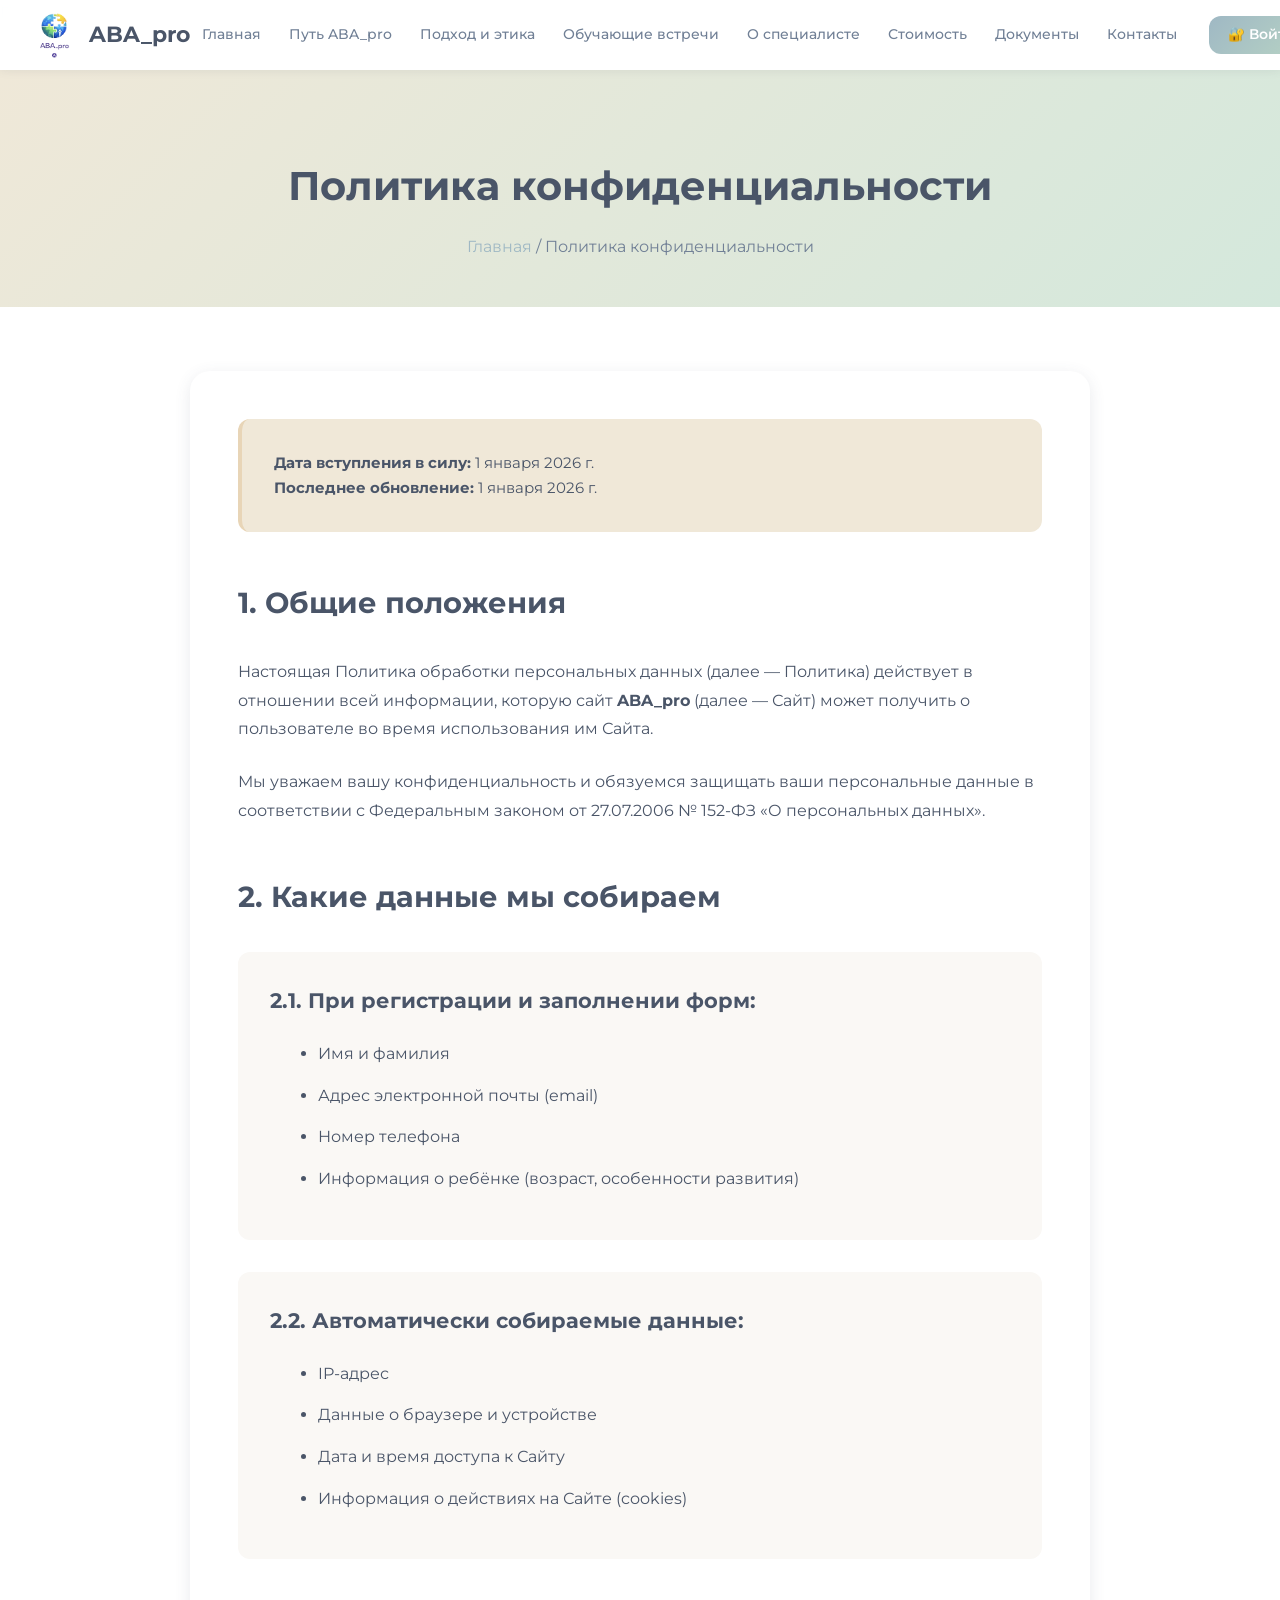
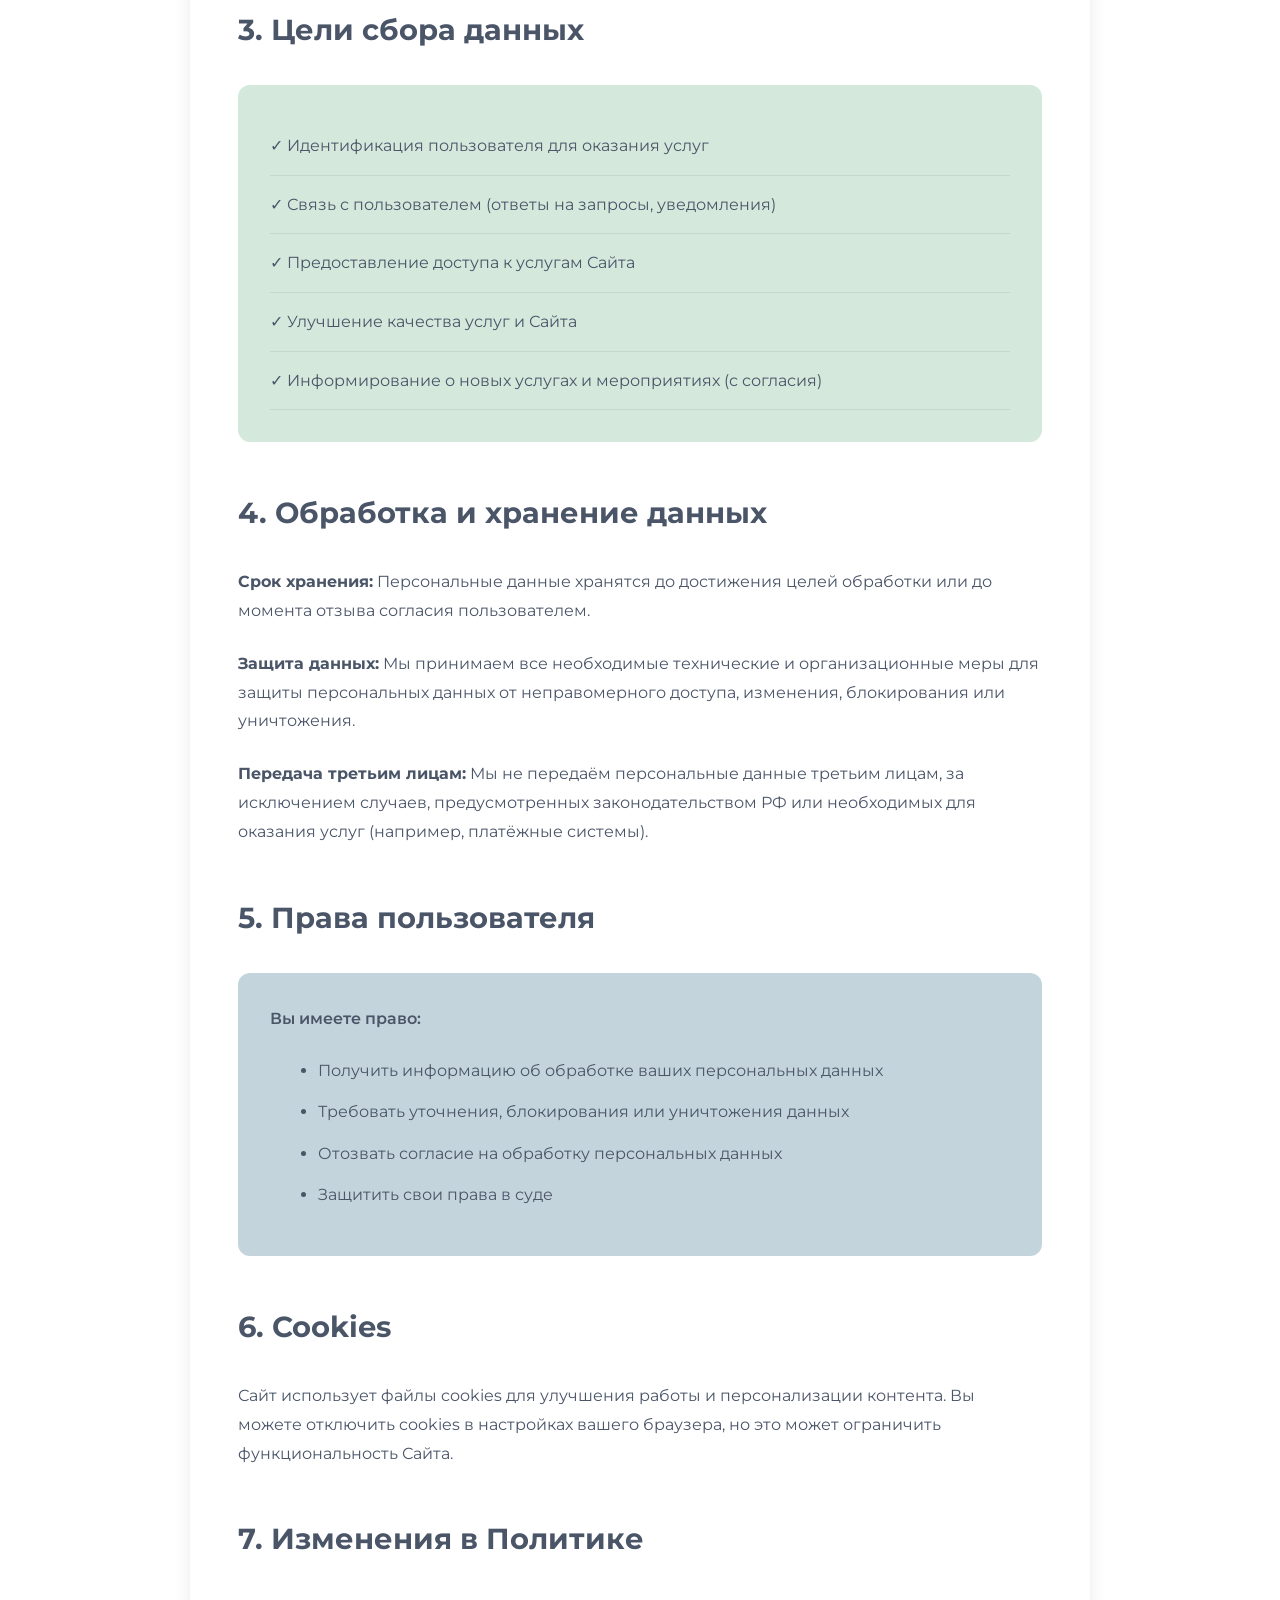
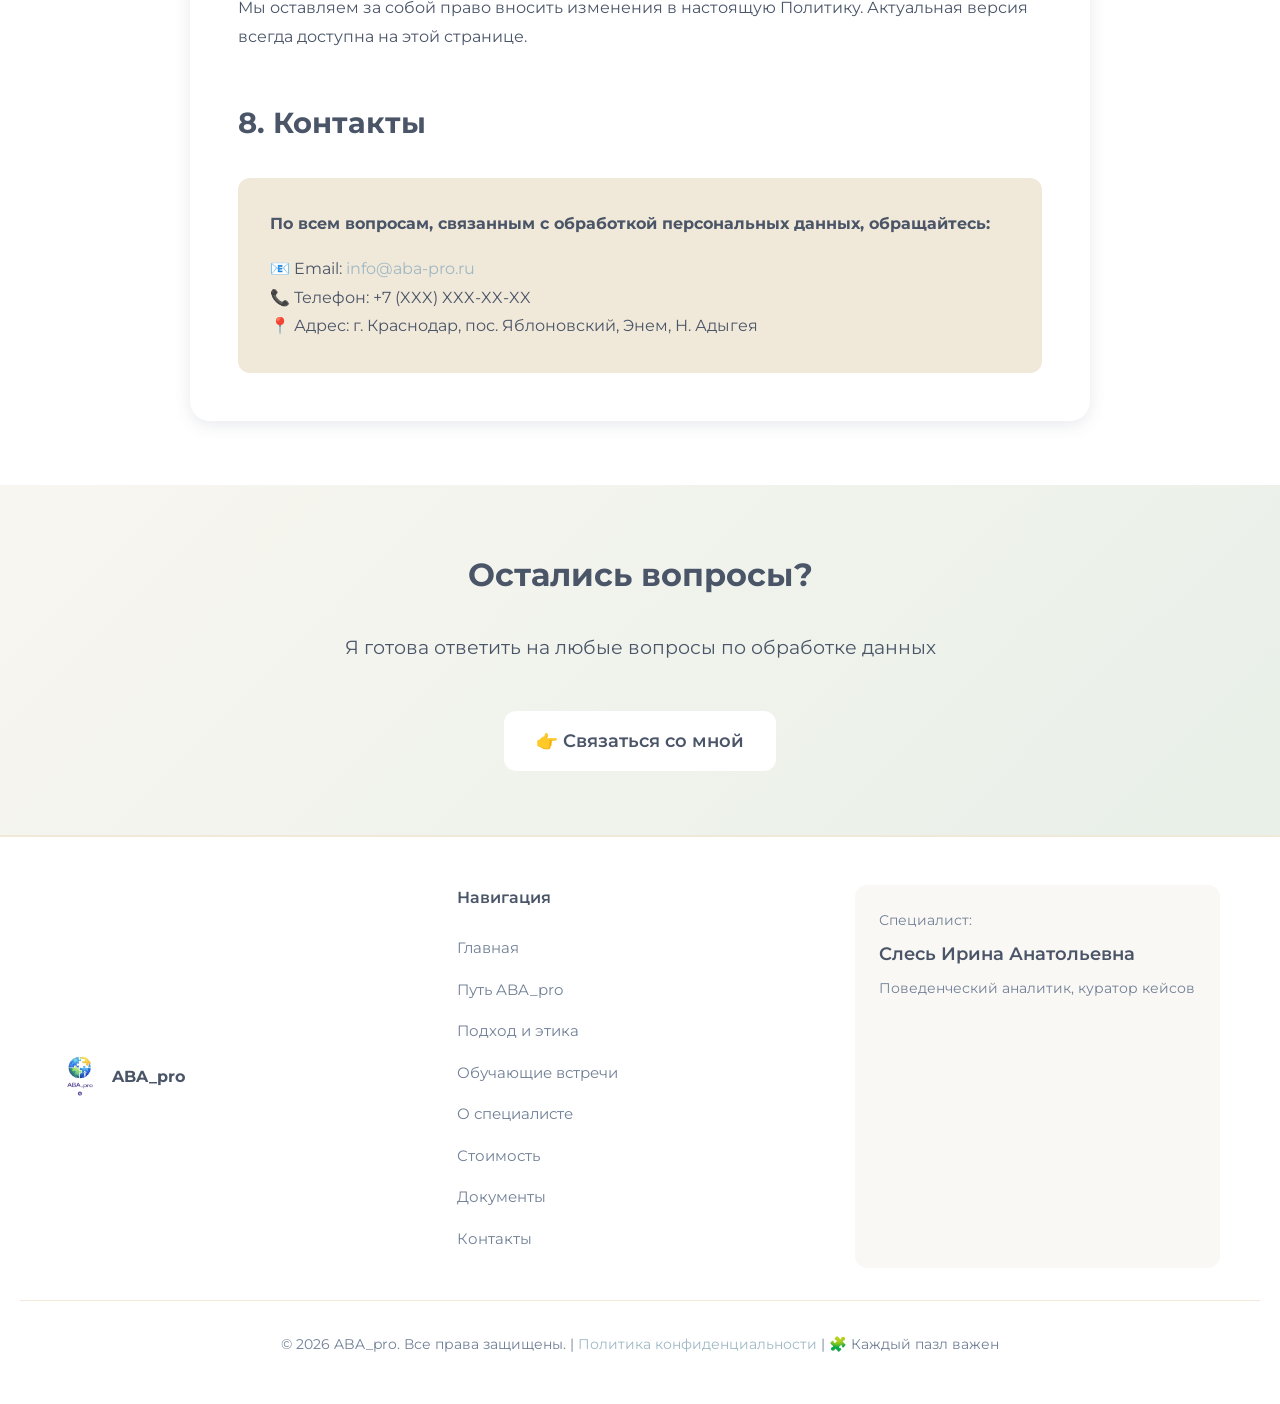
<file: privacy.html>
<!DOCTYPE html>
<html lang="ru">
<head>
    <meta charset="UTF-8">
    <meta name="viewport" content="width=device-width, initial-scale=1.0">
    <meta name="description" content="Политика обработки персональных данных ABA_pro — защита вашей конфиденциальности, условия сбора и хранения информации.">
    <meta name="robots" content="index, follow">
    <title>Политика конфиденциальности — ABA_pro</title>
    <link rel="stylesheet" href="style.css">
    <link href="https://fonts.googleapis.com/css2?family=Montserrat:wght@300;400;600;700&display=swap" rel="stylesheet">
    <link rel="icon" type="image/png" sizes="32x32" href="images/favicon-32.png">
</head>
<body>
    <a href="#main-content" class="skip-link">Перейти к содержанию</a>
    
    <nav class="navbar">
        <div class="container nav-container">
            <a href="index.html" class="logo">
                <img src="images/ЛОГОТИП №2.png" alt="ABA_pro" class="logo-img">
                <span class="logo-text">ABA_pro</span>
            </a>
            <ul class="nav-menu" id="navMenu">
                <li><a href="index.html" class="nav-link">Главная</a></li>
                <li><a href="path.html" class="nav-link">Путь ABA_pro</a></li>
                <li><a href="ethics.html" class="nav-link">Подход и этика</a></li>
                <li><a href="meetings.html" class="nav-link">Обучающие встречи</a></li>
                <li><a href="about.html" class="nav-link">О специалисте</a></li>
                <li><a href="pricing.html" class="nav-link">Стоимость</a></li>
                <li><a href="documents.html" class="nav-link">Документы</a></li>
                <li><a href="contacts.html" class="nav-link">Контакты</a></li>
                <li><a href="login.html" class="btn btn-primary">🔐 Войти</a></li>
            </ul>
            <button class="hamburger" id="hamburger"><span></span><span></span><span></span></button>
        </div>
    </nav>

    <main id="main-content">
    <section class="page-header">
        <div class="container">
            <h1>Политика конфиденциальности</h1>
            <p class="breadcrumb"><a href="index.html">Главная</a> / Политика конфиденциальности</p>
        </div>
    </section>

    <section class="section">
        <div class="container">
            <div class="card" style="max-width: 900px; margin: 0 auto;">
                
                <div style="background: var(--color-sand-light); padding: var(--spacing-lg); border-radius: var(--radius-md); margin-bottom: var(--spacing-xl); border-left: 4px solid var(--color-sand);">
                    <p style="margin: 0; color: var(--color-text); font-size: 0.95rem;">
                        <strong>Дата вступления в силу:</strong> 1 января 2026 г.<br>
                        <strong>Последнее обновление:</strong> 1 января 2026 г.
                    </p>
                </div>

                <h2 style="font-size: 1.8rem; color: var(--color-text); margin: var(--spacing-xl) 0 var(--spacing-lg);">1. Общие положения</h2>
                <p style="color: var(--color-text); line-height: 1.8; margin-bottom: var(--spacing-md);">
                    Настоящая Политика обработки персональных данных (далее — Политика) действует в отношении всей информации, которую сайт <strong>ABA_pro</strong> (далее — Сайт) может получить о пользователе во время использования им Сайта.
                </p>
                <p style="color: var(--color-text); line-height: 1.8; margin-bottom: var(--spacing-md);">
                    Мы уважаем вашу конфиденциальность и обязуемся защищать ваши персональные данные в соответствии с Федеральным законом от 27.07.2006 № 152-ФЗ «О персональных данных».
                </p>

                <h2 style="font-size: 1.8rem; color: var(--color-text); margin: var(--spacing-xl) 0 var(--spacing-lg);">2. Какие данные мы собираем</h2>
                <div style="background: var(--color-bg); padding: var(--spacing-lg); border-radius: var(--radius-md); margin-bottom: var(--spacing-lg);">
                    <h3 style="font-size: 1.3rem; color: var(--color-text); margin-bottom: var(--spacing-md);">2.1. При регистрации и заполнении форм:</h3>
                    <ul style="list-style: disc; padding-left: var(--spacing-xl); color: var(--color-text);">
                        <li style="margin-bottom: var(--spacing-sm);">Имя и фамилия</li>
                        <li style="margin-bottom: var(--spacing-sm);">Адрес электронной почты (email)</li>
                        <li style="margin-bottom: var(--spacing-sm);">Номер телефона</li>
                        <li style="margin-bottom: var(--spacing-sm);">Информация о ребёнке (возраст, особенности развития)</li>
                    </ul>
                </div>

                <div style="background: var(--color-bg); padding: var(--spacing-lg); border-radius: var(--radius-md); margin-bottom: var(--spacing-lg);">
                    <h3 style="font-size: 1.3rem; color: var(--color-text); margin-bottom: var(--spacing-md);">2.2. Автоматически собираемые данные:</h3>
                    <ul style="list-style: disc; padding-left: var(--spacing-xl); color: var(--color-text);">
                        <li style="margin-bottom: var(--spacing-sm);">IP-адрес</li>
                        <li style="margin-bottom: var(--spacing-sm);">Данные о браузере и устройстве</li>
                        <li style="margin-bottom: var(--spacing-sm);">Дата и время доступа к Сайту</li>
                        <li style="margin-bottom: var(--spacing-sm);">Информация о действиях на Сайте (cookies)</li>
                    </ul>
                </div>

                <h2 style="font-size: 1.8rem; color: var(--color-text); margin: var(--spacing-xl) 0 var(--spacing-lg);">3. Цели сбора данных</h2>
                <div style="background: var(--color-green-light); padding: var(--spacing-lg); border-radius: var(--radius-md); margin-bottom: var(--spacing-lg);">
                    <ul style="list-style: none; padding: 0; color: var(--color-text);">
                        <li style="padding: var(--spacing-sm) 0; border-bottom: 1px solid rgba(74, 85, 104, 0.1);">✓ Идентификация пользователя для оказания услуг</li>
                        <li style="padding: var(--spacing-sm) 0; border-bottom: 1px solid rgba(74, 85, 104, 0.1);">✓ Связь с пользователем (ответы на запросы, уведомления)</li>
                        <li style="padding: var(--spacing-sm) 0; border-bottom: 1px solid rgba(74, 85, 104, 0.1);">✓ Предоставление доступа к услугам Сайта</li>
                        <li style="padding: var(--spacing-sm) 0; border-bottom: 1px solid rgba(74, 85, 104, 0.1);">✓ Улучшение качества услуг и Сайта</li>
                        <li style="padding: var(--spacing-sm) 0; border-bottom: 1px solid rgba(74, 85, 104, 0.1);">✓ Информирование о новых услугах и мероприятиях (с согласия)</li>
                    </ul>
                </div>

                <h2 style="font-size: 1.8rem; color: var(--color-text); margin: var(--spacing-xl) 0 var(--spacing-lg);">4. Обработка и хранение данных</h2>
                <p style="color: var(--color-text); line-height: 1.8; margin-bottom: var(--spacing-md);">
                    <strong>Срок хранения:</strong> Персональные данные хранятся до достижения целей обработки или до момента отзыва согласия пользователем.
                </p>
                <p style="color: var(--color-text); line-height: 1.8; margin-bottom: var(--spacing-md);">
                    <strong>Защита данных:</strong> Мы принимаем все необходимые технические и организационные меры для защиты персональных данных от неправомерного доступа, изменения, блокирования или уничтожения.
                </p>
                <p style="color: var(--color-text); line-height: 1.8; margin-bottom: var(--spacing-md);">
                    <strong>Передача третьим лицам:</strong> Мы не передаём персональные данные третьим лицам, за исключением случаев, предусмотренных законодательством РФ или необходимых для оказания услуг (например, платёжные системы).
                </p>

                <h2 style="font-size: 1.8rem; color: var(--color-text); margin: var(--spacing-xl) 0 var(--spacing-lg);">5. Права пользователя</h2>
                <div style="background: var(--color-blue-light); padding: var(--spacing-lg); border-radius: var(--radius-md); margin-bottom: var(--spacing-lg);">
                    <p style="color: var(--color-text); line-height: 1.8; margin-bottom: var(--spacing-md); font-weight: 600;">
                        Вы имеете право:
                    </p>
                    <ul style="list-style: disc; padding-left: var(--spacing-xl); color: var(--color-text);">
                        <li style="margin-bottom: var(--spacing-sm);">Получить информацию об обработке ваших персональных данных</li>
                        <li style="margin-bottom: var(--spacing-sm);">Требовать уточнения, блокирования или уничтожения данных</li>
                        <li style="margin-bottom: var(--spacing-sm);">Отозвать согласие на обработку персональных данных</li>
                        <li style="margin-bottom: var(--spacing-sm);">Защитить свои права в суде</li>
                    </ul>
                </div>

                <h2 style="font-size: 1.8rem; color: var(--color-text); margin: var(--spacing-xl) 0 var(--spacing-lg);">6. Cookies</h2>
                <p style="color: var(--color-text); line-height: 1.8; margin-bottom: var(--spacing-md);">
                    Сайт использует файлы cookies для улучшения работы и персонализации контента. Вы можете отключить cookies в настройках вашего браузера, но это может ограничить функциональность Сайта.
                </p>

                <h2 style="font-size: 1.8rem; color: var(--color-text); margin: var(--spacing-xl) 0 var(--spacing-lg);">7. Изменения в Политике</h2>
                <p style="color: var(--color-text); line-height: 1.8; margin-bottom: var(--spacing-md);">
                    Мы оставляем за собой право вносить изменения в настоящую Политику. Актуальная версия всегда доступна на этой странице.
                </p>

                <h2 style="font-size: 1.8rem; color: var(--color-text); margin: var(--spacing-xl) 0 var(--spacing-lg);">8. Контакты</h2>
                <div style="background: var(--color-sand-light); padding: var(--spacing-lg); border-radius: var(--radius-md);">
                    <p style="color: var(--color-text); line-height: 1.8; margin-bottom: var(--spacing-sm);">
                        <strong>По всем вопросам, связанным с обработкой персональных данных, обращайтесь:</strong>
                    </p>
                    <p style="color: var(--color-text); line-height: 1.8; margin: 0;">
                        📧 Email: <a href="mailto:info@aba-pro.ru" style="color: var(--color-blue);">info@aba-pro.ru</a><br>
                        📞 Телефон: +7 (XXX) XXX-XX-XX<br>
                        📍 Адрес: г. Краснодар, пос. Яблоновский, Энем, Н. Адыгея
                    </p>
                </div>

            </div>
        </div>
    </section>

    <!-- CTA -->
    <section class="section" style="background: linear-gradient(135deg, var(--color-blue) 0%, var(--color-green) 100%); text-align: center;">
        <div class="container">
            <h2 style="font-size: 2rem; color: var(--color-text); margin-bottom: var(--spacing-lg); font-weight: 700;">Остались вопросы?</h2>
            <p style="font-size: 1.2rem; color: var(--color-text); margin-bottom: var(--spacing-xl);">Я готова ответить на любые вопросы по обработке данных</p>
            <a href="contacts.html" class="btn btn-primary btn-large" style="background: var(--color-white); color: var(--color-text);">👉 Связаться со мной</a>
        </div>
    </section>
    </main>

    <footer class="footer">
        <div class="container">
            <div class="footer-content">
                <div class="footer-logo">
                    <img src="images/ЛОГОТИП №2.png" alt="ABA_pro" class="footer-logo-img">
                    <span class="footer-logo-text">ABA_pro</span>
                </div>
                <div class="footer-nav">
                    <h4 class="footer-nav-title">Навигация</h4>
                    <ul class="footer-nav-list">
                        <li><a href="index.html" class="footer-nav-link">Главная</a></li>
                        <li><a href="path.html" class="footer-nav-link">Путь ABA_pro</a></li>
                        <li><a href="ethics.html" class="footer-nav-link">Подход и этика</a></li>
                        <li><a href="meetings.html" class="footer-nav-link">Обучающие встречи</a></li>
                        <li><a href="about.html" class="footer-nav-link">О специалисте</a></li>
                        <li><a href="pricing.html" class="footer-nav-link">Стоимость</a></li>
                        <li><a href="documents.html" class="footer-nav-link">Документы</a></li>
                        <li><a href="contacts.html" class="footer-nav-link">Контакты</a></li>
                    </ul>
                </div>
                <div class="footer-specialist-card">
                    <p class="specialist-label">Специалист:</p>
                    <h3 class="specialist-name">Слесь Ирина Анатольевна</h3>
                    <p class="specialist-role">Поведенческий аналитик, куратор кейсов</p>
                </div>
            </div>
            <div class="footer-bottom">
                <p>&copy; 2026 ABA_pro. Все права защищены. | 
                   <a href="privacy.html" class="footer-link">Политика конфиденциальности</a> | 
                   🧩 Каждый пазл важен</p>
            </div>
        </div>
    </footer>

    <script>
    document.addEventListener('DOMContentLoaded', function() {
        const hamburger = document.getElementById('hamburger');
        const navMenu = document.getElementById('navMenu');
        if (hamburger && navMenu) {
            hamburger.addEventListener('click', function() {
                this.classList.toggle('active'); navMenu.classList.toggle('active');
            });
            document.addEventListener('click', function(e) {
                if (!hamburger.contains(e.target) && !navMenu.contains(e.target)) {
                    hamburger.classList.remove('active'); navMenu.classList.remove('active');
                }
            });
        }
    });
    </script>
</body>
</html>
</file>
<file: style.css>
/* ===== ABA_PRO — ОПТИМИЗИРОВАННЫЕ СТИЛИ (Версия 3.0) ===== */

/* =========================================
   1. ПЕРЕМЕННЫЕ
   ========================================= */
:root {
    /* Цветовая палитра */
    --color-bg: #FAF8F5;
    --color-white: #FFFFFF;
    --color-text: #4A5568;
    --color-text-light: #718096;
    --color-blue: #9FB8C4;
    --color-blue-light: #C4D4DC;
    --color-blue-dark: #8BA4B4;
    --color-green: #B8D4C4;
    --color-green-light: #D4E8DC;
    --color-purple: #C4B8D4;
    --color-sand: #E8D5B7;
    --color-sand-light: #F0E8D8;
    
    /* Тени и радиусы */
    --shadow-sm: 0 2px 8px rgba(74, 85, 104, 0.08);
    --shadow-md: 0 4px 16px rgba(74, 85, 104, 0.12);
    --shadow-lg: 0 8px 32px rgba(74, 85, 104, 0.16);
    --radius-md: 12px;
    --radius-lg: 20px;
    --radius-xl: 24px;
    
    /* Отступы */
    --spacing-xs: 8px;
    --spacing-sm: 16px;
    --spacing-md: 24px;
    --spacing-lg: 32px;
    --spacing-xl: 48px;
    --spacing-xxl: 64px;
    
    /* Анимации */
    --transition-fast: 0.2s ease;
    --transition-normal: 0.3s ease;
}

/* =========================================
   2. БАЗОВЫЕ СТИЛИ И СБРОС
   ========================================= */
*, *::before, *::after {
    box-sizing: border-box;
    margin: 0;
    padding: 0;
}

html {
    scroll-behavior: smooth;
    font-size: 16px;
}

body {
    font-family: 'Montserrat', sans-serif;
    line-height: 1.6;
    color: var(--color-text);
    background: var(--color-bg);
    -webkit-font-smoothing: antialiased;
}

img {
    max-width: 100%;
    height: auto;
    display: block;
}

a {
    color: var(--color-blue);
    text-decoration: none;
    transition: color var(--transition-fast);
}

a:hover {
    color: var(--color-text);
}

ul {
    list-style: none;
}

.container {
    width: 100%;
    max-width: 1400px;
    margin: 0 auto;
    padding: 0 20px;
}

/* =========================================
   3. НАВИГАЦИЯ
   ========================================= */
.navbar {
    position: fixed;
    top: 0;
    left: 0;
    right: 0;
    background: rgba(255, 255, 255, 0.98);
    backdrop-filter: blur(10px);
    z-index: 1000;
    box-shadow: var(--shadow-sm);
    padding: 0.75rem 0;
    height: 70px;
}

.nav-container {
    display: flex;
    justify-content: space-between;
    align-items: center;
    max-width: 1400px;
    margin: 0 auto;
    padding: 0 2rem;
    height: 100%;
}

.logo {
    display: flex;
    align-items: center;
    gap: 0.75rem;
    text-decoration: none;
    flex-shrink: 0;
}

.logo-img {
    width: 45px;
    height: 45px;
    object-fit: contain;
}

.logo-text {
    font-size: 1.4rem;
    font-weight: 700;
    color: var(--color-text);
    white-space: nowrap;
}

.nav-menu {
    display: flex;
    align-items: center;
    gap: 0.25rem;
    list-style: none;
    margin: 0;
    padding: 0;
    flex: 1;
    justify-content: center;
}

.nav-menu li {
    margin: 0;
}

.nav-link {
    display: block;
    padding: 0.5rem 0.75rem;
    font-weight: 500;
    color: var(--color-text-light);
    border-radius: 8px;
    transition: all var(--transition-fast);
    font-size: 0.9rem;
    white-space: nowrap;
}

.nav-link:hover,
.nav-link.active {
    color: var(--color-text);
    background: var(--color-sand-light);
}

.nav-menu .btn {
    margin-left: 1rem;
    padding: 0.5rem 1.2rem;
    font-size: 0.85rem;
    white-space: nowrap;
}

/* Гамбургер */
.hamburger {
    display: none;
    flex-direction: column;
    gap: 5px;
    cursor: pointer;
    background: none;
    border: none;
    padding: 10px;
    z-index: 1001;
}

.hamburger span {
    width: 25px;
    height: 3px;
    background: var(--color-text);
    border-radius: 3px;
    transition: all var(--transition-fast);
}

.hamburger.active span:nth-child(1) {
    transform: rotate(45deg) translate(5px, 5px);
}
.hamburger.active span:nth-child(2) {
    opacity: 0;
}
.hamburger.active span:nth-child(3) {
    transform: rotate(-45deg) translate(7px, -6px);
}

/* =========================================
   4. КНОПКИ
   ========================================= */
.btn {
    display: inline-block;
    padding: 0.75rem 1.5rem;
    background: linear-gradient(135deg, var(--color-blue) 0%, var(--color-green) 100%);
    color: #FFFFFF;
    border: none;
    border-radius: var(--radius-md);
    font-weight: 600;
    cursor: pointer;
    transition: all var(--transition-normal);
    text-align: center;
}

.btn:hover {
    transform: translateY(-2px);
    box-shadow: var(--shadow-md);
}

.btn-primary {
    background: linear-gradient(135deg, var(--color-blue) 0%, var(--color-green) 100%);
}

.btn-secondary {
    background: var(--color-white);
    color: var(--color-text);
    border: 2px solid var(--color-sand);
}

.btn-large {
    padding: 1rem 2rem;
    font-size: 1.1rem;
}

/* =========================================
   5. ЗАГОЛОВКИ СТРАНИЦ
   ========================================= */
.page-header {
    padding: calc(80px + var(--spacing-xl)) var(--spacing-md) var(--spacing-xl);
    background: linear-gradient(135deg, var(--color-sand-light) 0%, var(--color-green-light) 100%);
    text-align: center;
}

.page-header h1 {
    font-size: 2.5rem;
    color: var(--color-text);
    margin-bottom: var(--spacing-sm);
    font-weight: 700;
}

.breadcrumb {
    color: var(--color-text-light);
    font-size: 1rem;
}

.breadcrumb a {
    color: var(--color-blue);
}

/* =========================================
   6. СЕКЦИИ
   ========================================= */
.section {
    padding: var(--spacing-xxl) 0;
}

.section:nth-of-type(2) { background: var(--color-white) !important; }
.section:nth-of-type(3) { background: linear-gradient(135deg, #F8F6F0 0%, #E8F0E8 100%) !important; }
.section:nth-of-type(4) { background: var(--color-white) !important; }
.section:nth-of-type(5) { background: linear-gradient(135deg, var(--color-sand-light) 0%, var(--color-green-light) 100%) !important; }
.section:nth-of-type(6) { background: var(--color-white) !important; }
.section:nth-of-type(7) { background: linear-gradient(135deg, #E8F0E8 0%, #D8E8F0 100%) !important; }
.section:nth-of-type(8) { background: linear-gradient(135deg, var(--color-blue) 0%, var(--color-green) 100%) !important; }

.section-title {
    font-size: 2rem;
    color: var(--color-text);
    margin-bottom: var(--spacing-lg);
    text-align: center;
    font-weight: 700;
}

.section-subtitle {
    font-size: 1.2rem;
    color: var(--color-text-light);
    text-align: center;
    max-width: 800px;
    margin: 0 auto var(--spacing-xl);
}

/* =========================================
   7. КАРТОЧКИ
   ========================================= */
.card {
    background: var(--color-white);
    padding: var(--spacing-xl);
    border-radius: var(--radius-lg);
    box-shadow: var(--shadow-md);
    transition: var(--transition-normal);
}

.card:hover {
    transform: translateY(-5px);
    box-shadow: var(--shadow-lg);
}

/* =========================================
   8. FOOTER
   ========================================= */
.footer {
    background: var(--color-white);
    padding: var(--spacing-xl) 0;
    border-top: 2px solid var(--color-sand-light);
}

.footer-content {
    display: grid;
    grid-template-columns: repeat(3, 1fr);
    gap: var(--spacing-lg);
    max-width: 1200px;
    margin: 0 auto;
    padding: 0 20px;
}

.footer-logo {
    display: flex;
    align-items: center;
    gap: 0.75rem;
}

.footer-logo-img {
    width: 40px;
    height: 40px;
}

.footer-logo-text {
    font-weight: 700;
    color: var(--color-text);
}

.footer-nav-title {
    font-weight: 600;
    color: var(--color-text);
    margin-bottom: var(--spacing-md);
}

.footer-nav-list li {
    margin-bottom: var(--spacing-sm);
}

.footer-nav-link {
    color: var(--color-text-light);
    font-size: 0.95rem;
}

.footer-specialist-card {
    background: var(--color-bg);
    padding: var(--spacing-md);
    border-radius: var(--radius-md);
}

.specialist-label {
    font-size: 0.9rem;
    color: var(--color-text-light);
    margin-bottom: var(--spacing-xs);
}

.specialist-name {
    font-size: 1.1rem;
    color: var(--color-text);
    font-weight: 600;
    margin-bottom: var(--spacing-xs);
}

.specialist-role {
    font-size: 0.9rem;
    color: var(--color-text-light);
}

.footer-bottom {
    text-align: center;
    padding-top: var(--spacing-lg);
    margin-top: var(--spacing-lg);
    border-top: 1px solid var(--color-sand-light);
    color: var(--color-text-light);
    font-size: 0.9rem;
}

.footer-link {
    color: var(--color-blue);
}

/* =========================================
   9. HERO SECTION
   ========================================= */
.hero {
    background: linear-gradient(135deg, #F0E8D8 0%, #D4E8DC 100%) !important;
}

.hero-grid {
    display: grid;
    grid-template-columns: 1fr 1fr;
    gap: var(--spacing-xl);
    align-items: center;
    max-width: 1200px;
    margin: 0 auto;
}

.hero-text {
    text-align: left;
}

.hero-image {
    text-align: center;
}

.hero-image img {
    max-width: 450px;
    width: 100%;
    margin: 0 auto;
}

.hero-globe {
    max-width: 450px;
    width: 100%;
    margin: 0 auto;
    animation: float-globe 4s ease-in-out infinite;
    transform-style: preserve-3d;
}

.hero-globe-puzzle {
    animation: float-puzzle 3s ease-in-out infinite;
}

.hero-globe-puzzle:nth-child(2) { animation-delay: 0.5s; }
.hero-globe-puzzle:nth-child(3) { animation-delay: 1s; }
.hero-globe-puzzle:nth-child(4) { animation-delay: 1.5s; }

@keyframes float-globe {
    0%, 100% { transform: translateX(0) rotate(0deg); }
    50% { transform: translateX(20px) rotate(5deg); }
}

@keyframes float-puzzle {
    0%, 100% { transform: translateY(0) rotate(0deg); }
    50% { transform: translateY(-15px) rotate(10deg); }
}

/* =========================================
   10. ВЕРТИКАЛЬНЫЙ СПИСОК ПАЗЛОВ
   ========================================= */
.puzzles-list-vertical {
    display: flex;
    flex-direction: column;
    align-items: center;
    gap: var(--spacing-md);
    max-width: 400px;
    margin: var(--spacing-xl) auto 0;
}

.puzzle-item-vertical {
    display: flex;
    align-items: center;
    gap: var(--spacing-md);
    padding: var(--spacing-sm) var(--spacing-lg);
    background: linear-gradient(135deg, var(--color-white) 0%, var(--color-green-light) 100%);
    border-radius: var(--radius-lg);
    border-left: 4px solid var(--color-blue);
    box-shadow: var(--shadow-sm);
    transition: var(--transition-normal);
    width: 100%;
    justify-content: center;
}

.puzzle-item-vertical:hover {
    transform: translateX(5px);
    box-shadow: var(--shadow-md);
}

.puzzle-icon {
    font-size: 1.5rem;
    flex-shrink: 0;
}

.puzzle-item-vertical span:last-child {
    font-size: 1.1rem;
    font-weight: 600;
    color: var(--color-text);
}

/* =========================================
   11. 4 ЭТАПА ПУТИ
   ========================================= */
.start-steps {
    display: grid;
    grid-template-columns: repeat(auto-fit, minmax(250px, 1fr));
    gap: var(--spacing-lg);
    margin-top: var(--spacing-xl);
}

.start-step {
    background: var(--color-white);
    padding: var(--spacing-xl);
    border-radius: var(--radius-lg);
    text-align: center;
    box-shadow: var(--shadow-sm);
    transition: var(--transition-normal);
}

.start-step:hover {
    transform: translateY(-8px);
    box-shadow: var(--shadow-md);
}

.step-puzzle {
    margin-bottom: var(--spacing-lg);
}

.puzzle-img {
    width: 100px;
    height: 100px;
    object-fit: contain;
    margin: 0 auto;
}

.step-puzzle-img {
    display: block;
    width: 120px;
    height: 120px;
    margin: 0 auto var(--spacing-lg);
    object-fit: contain;
}

.step-tag {
    font-size: 0.95rem;
    color: var(--color-text-light);
    font-style: italic;
    margin: var(--spacing-xs) 0;
}

.step-desc {
    font-size: 0.95rem;
    color: var(--color-text-light);
    line-height: 1.5;
    margin: var(--spacing-md) 0;
}

.step-more {
    display: inline-block;
    font-size: 0.95rem;
    color: var(--color-blue);
    font-weight: 600;
    transition: var(--transition-fast);
}

.start-step:hover .step-more {
    color: var(--color-blue-dark);
}

.section-cta {
    text-align: center;
    margin-top: var(--spacing-xl);
    display: flex;
    justify-content: center;
}

/* =========================================
   12. ФИЛОСОФИЯ — ДВУХКОЛОНОЧНАЯ
   ========================================= */
.philosophy-section {
    padding: var(--spacing-xxl) 0;
    background: var(--color-white);
}

.philosophy-grid {
    display: grid;
    grid-template-columns: 1fr 1fr;
    gap: 60px;
    align-items: center;
}

.philosophy-image {
    display: flex;
    justify-content: center;
}

.philosophy-image .globe-img {
    max-width: 100%;
    height: auto;
    max-height: 400px;
    object-fit: contain;
    animation: float-globe 6s ease-in-out infinite;
}

.philosophy-title {
    font-size: 2rem;
    margin-bottom: var(--spacing-lg);
    color: var(--color-text);
    font-weight: 700;
    text-align: left;
    border-bottom: 3px solid var(--color-blue);
    display: inline-block;
    padding-bottom: 10px;
}

.philosophy-content {
    text-align: left;
    font-size: 1.1rem;
    line-height: 1.8;
    color: var(--color-text);
}

.metaphor-title {
    font-size: 1.4rem;
    margin-bottom: var(--spacing-md);
    color: var(--color-text);
    font-weight: 600;
}

.philosophy-content p {
    margin-bottom: var(--spacing-md);
}

/* =========================================
   13. МИФЫ — КАРТОЧКИ
   ========================================= */
.myths-grid {
    display: grid;
    grid-template-columns: repeat(auto-fit, minmax(320px, 1fr));
    gap: var(--spacing-lg);
    margin-top: var(--spacing-xl);
}

.myth-card {
    background: var(--color-white);
    padding: var(--spacing-xl);
    border-radius: var(--radius-lg);
    box-shadow: var(--shadow-sm);
    transition: var(--transition-normal);
    border-left: 5px solid var(--color-sand);
    display: flex;
    flex-direction: column;
    justify-content: space-between;
}

.myth-card:nth-child(even) { border-left-color: var(--color-green); }
.myth-card:nth-child(3n) { border-left-color: var(--color-blue); }

.myth-card:hover {
    transform: translateY(-5px);
    box-shadow: var(--shadow-md);
    border-left-color: var(--color-green);
}

.myth-title {
    font-size: 1.3rem;
    color: var(--color-text);
    margin-bottom: var(--spacing-md);
    line-height: 1.3;
    font-weight: 600;
}

.myth-answer {
    background: linear-gradient(135deg, var(--color-green-light) 0%, var(--color-blue-light) 100%);
    padding: var(--spacing-lg);
    border-radius: var(--radius-md);
    border-left: 4px solid var(--color-green);
}

.myth-answer strong {
    display: block;
    color: var(--color-text);
    margin-bottom: var(--spacing-sm);
    font-size: 1.1rem;
}

.myth-answer p {
    color: var(--color-text);
    line-height: 1.6;
    margin: 0;
}

/* =========================================
   14. СЕРТИФИКАТЫ — ГОРИЗОНТАЛЬНЫЙ СКРОЛЛ
   ========================================= */
.portfolio-certificates-scroll {
    padding: var(--spacing-xxl) 0;
    background: var(--color-white);
}

.certificates-scroll-wrapper {
    position: relative;
    margin-top: var(--spacing-xl);
    padding: 0 50px;
}

.certificates-scroll-track {
    display: flex !important;
    flex-direction: row !important;
    flex-wrap: nowrap !important;
    gap: 24px;
    overflow-x: auto;
    scroll-behavior: smooth;
    scroll-snap-type: x mandatory;
    -webkit-overflow-scrolling: touch;
    padding: 20px 0;
    scrollbar-width: none;
}

.certificates-scroll-track::-webkit-scrollbar {
    display: none;
}

.certificate-scroll-item {
    flex: 0 0 280px !important;
    min-width: 280px;
    scroll-snap-align: start;
    background: var(--color-bg);
    border-radius: var(--radius-lg);
    overflow: hidden;
    box-shadow: var(--shadow-sm);
    transition: var(--transition-normal);
    cursor: pointer;
    border: 2px solid transparent;
}

.certificate-scroll-item:hover {
    transform: translateY(-5px);
    box-shadow: var(--shadow-md);
    border-color: var(--color-sand);
}

.cert-photo {
    width: 100%;
    height: 180px !important;
    background: var(--color-white);
    display: flex;
    align-items: center;
    justify-content: center;
    padding: 10px;
    box-sizing: border-box;
}

.cert-photo img {
    max-width: 100%;
    max-height: 100%;
    width: auto;
    height: auto;
    object-fit: contain;
    display: block;
}

.cert-info {
    padding: 16px;
    text-align: center;
}

.cert-info h3 {
    font-size: 1rem !important;
    margin-bottom: 8px;
    color: var(--color-text);
    font-weight: 600;
    line-height: 1.3;
}

.cert-org {
    color: var(--color-text-light);
    font-size: 0.9rem !important;
    margin-bottom: 4px;
    line-height: 1.3;
}

.cert-year {
    color: var(--color-blue);
    font-weight: 600;
    font-size: 0.85rem !important;
}

/* Кнопки навигации */
.scroll-btn {
    position: absolute;
    top: 50%;
    transform: translateY(-50%);
    width: 45px;
    height: 45px;
    background: var(--color-white);
    border: 2px solid var(--color-sand);
    border-radius: 50%;
    font-size: 1.5rem;
    color: var(--color-text);
    cursor: pointer;
    transition: var(--transition-fast);
    z-index: 10;
    display: flex;
    align-items: center;
    justify-content: center;
    box-shadow: var(--shadow-md);
}

.scroll-btn:hover {
    background: var(--color-sand);
    color: var(--color-white);
    transform: translateY(-50%) scale(1.1);
}

.scroll-left { left: 0; }
.scroll-right { right: 0; }

/* Индикаторы */
.scroll-indicators {
    display: flex;
    justify-content: center;
    gap: 10px;
    margin-top: 24px;
}

.scroll-indicator {
    width: 12px;
    height: 12px;
    border-radius: 50%;
    background: var(--color-sand-light);
    cursor: pointer;
    transition: var(--transition-fast);
}

.scroll-indicator.active {
    background: var(--color-blue);
    transform: scale(1.2);
}

/* =========================================
   15. МОДАЛЬНОЕ ОКНО ДЛЯ СЕРТИФИКАТОВ
   ========================================= */
.certificate-modal {
    position: fixed;
    z-index: 3000;
    left: 0;
    top: 0;
    width: 100%;
    height: 100%;
    overflow: auto;
}

.modal-overlay {
    position: absolute;
    top: 0;
    left: 0;
    width: 100%;
    height: 100%;
    background: rgba(0, 0, 0, 0.9);
    backdrop-filter: blur(5px);
}

.modal-content-wrapper {
    position: relative;
    margin: 5% auto;
    max-width: 90%;
    max-height: 90vh;
    background: var(--color-white);
    border-radius: var(--radius-lg);
    overflow: hidden;
    box-shadow: 0 20px 60px rgba(0, 0, 0, 0.3);
}

.modal-close {
    position: absolute;
    top: 15px;
    right: 15px;
    width: 40px;
    height: 40px;
    background: var(--color-white);
    border: none;
    border-radius: 50%;
    font-size: 1.5rem;
    color: var(--color-text);
    cursor: pointer;
    z-index: 10;
    transition: var(--transition-fast);
    box-shadow: var(--shadow-md);
}

.modal-close:hover {
    background: var(--color-sand);
    transform: rotate(90deg);
}

.modal-image {
    display: block;
    width: 100%;
    max-height: 70vh;
    object-fit: contain;
    background: var(--color-white);
}

.modal-caption {
    padding: var(--spacing-lg);
    background: linear-gradient(135deg, var(--color-sand-light) 0%, var(--color-green-light) 100%);
    text-align: center;
    font-size: 1.1rem;
    color: var(--color-text);
    font-weight: 600;
}

.modal-nav {
    display: flex;
    justify-content: space-between;
    padding: var(--spacing-md) var(--spacing-lg);
    background: var(--color-white);
    border-top: 2px solid var(--color-sand-light);
}

.modal-btn {
    padding: var(--spacing-sm) var(--spacing-lg);
    background: var(--color-blue);
    color: var(--color-white);
    border: none;
    border-radius: var(--radius-md);
    cursor: pointer;
    font-weight: 600;
    transition: var(--transition-fast);
}

.modal-btn:hover {
    background: var(--color-blue-dark);
    transform: translateY(-2px);
}

/* =========================================
   16. АДАПТИВНОСТЬ
   ========================================= */
/* Планшеты и меньше */
@media (max-width: 1024px) {
    .hamburger { display: flex; }
    
    .nav-menu {
        position: fixed;
        top: 70px;
        left: 0;
        right: 0;
        background: var(--color-white);
        flex-direction: column;
        padding: 20px;
        gap: 10px;
        transform: translateX(-100%);
        transition: transform var(--transition-normal);
        box-shadow: var(--shadow-md);
        max-height: calc(100vh - 70px);
        overflow-y: auto;
        z-index: 1000;
    }
    
    .nav-menu.active { transform: translateX(0); }
    .nav-menu li { width: 100%; }
    .nav-link {
        width: 100%;
        text-align: left;
        padding: 15px 20px;
        font-size: 1rem;
    }
    .nav-menu .btn {
        margin-left: 0;
        margin-top: 10px;
        width: 100%;
        text-align: center;
    }
    
    .hero-grid,
    .philosophy-grid,
    .footer-content {
        grid-template-columns: 1fr;
        text-align: center;
    }
    
    .hero-text { text-align: center; }
    .hero-image { order: -1; }
    .hero-image img { max-width: 350px; }
    
    .philosophy-title {
        text-align: center;
        border-bottom: none;
    }
    
    .philosophy-content { text-align: left; }
    
    .certificates-scroll-wrapper { padding: 0 30px; }
    .certificate-scroll-item { flex: 0 0 260px !important; }
    .cert-photo { height: 160px !important; }
    .scroll-btn {
        width: 40px;
        height: 40px;
        font-size: 1.2rem;
    }
}

/* Мобильные */
@media (max-width: 768px) {
    .nav-container { padding: 0 15px; }
    .logo-text { font-size: 1.2rem; }
    .page-header h1 { font-size: 2rem; }
    .section-title { font-size: 1.8rem; }
    .hero-image img { max-width: 280px; }
    .hero-globe {
        animation: none;
        max-width: 280px;
    }
    
    .puzzles-list-vertical {
        max-width: 100%;
        padding: 0 var(--spacing-md);
    }
    .puzzle-item-vertical { padding: var(--spacing-sm); }
    .puzzle-item-vertical span:last-child { font-size: 1rem; }
    
    .start-steps { grid-template-columns: 1fr; }
    
    .myths-grid { grid-template-columns: 1fr; }
    
    .certificates-scroll-wrapper { padding: 0 20px; }
    .certificate-scroll-item { flex: 0 0 240px !important; }
    .cert-photo { height: 140px !important; }
    .scroll-btn { display: none; }
}

/* Очень маленькие экраны */
@media (max-width: 480px) {
    .logo-text { display: none; }
    .logo-img {
        width: 40px;
        height: 40px;
    }
    .btn {
        padding: 0.6rem 1.2rem;
        font-size: 0.9rem;
    }
    .btn-large {
        padding: 0.8rem 1.5rem;
        font-size: 1rem;
    }
    .puzzle-item-vertical span:last-child { font-size: 1rem; }
}
/* ===== С ЧЕМ Я РАБОТАЮ — ТОНКИЕ РАМКИ ===== */

.services-grid {
    display: grid;
    /* Распределяем по колонкам (3 в ряд на ПК, 2 на планшете, 1 на телефоне) */
    grid-template-columns: repeat(auto-fit, minmax(280px, 1fr));
    gap: 20px;
    margin-top: var(--spacing-xl);
}

.service-card {
    /* Тонкая рамка вместо тени */
    border: 1px solid var(--color-sand); 
    background: var(--color-white);
    box-shadow: none; /* Убираем тень */
    
    padding: 20px 24px; /* Уменьшаем отступы */
    border-radius: 12px; /* Чуть меньше скругление для строгости */
    
    /* Выравнивание иконки и текста в одну строку */
    display: flex;
    align-items: center;
    gap: 20px;
    
    transition: var(--transition-normal);
}

/* Эффект при наведении */
.service-card:hover {
    border-color: var(--color-blue); /* Рамка становится синей */
    background: var(--color-sand-light); /* Легкий фон */
    transform: translateY(-2px);
}

/* Стиль для иконки (пазла) */
.service-icon {
    font-size: 2rem;
    flex-shrink: 0; /* Чтобы иконка не сжималась */
    width: 50px;
    height: 50px;
    display: flex;
    align-items: center;
    justify-content: center;
}

/* Стиль текста */
.service-text {
    font-size: 1rem;
    font-weight: 500;
    color: var(--color-text);
    line-height: 1.4;
}

/* Адаптивность для мобильных */
@media (max-width: 480px) {
    .services-grid {
        grid-template-columns: 1fr; /* Одна колонка на телефонах */
    }
    .service-card {
        padding: 15px;
    }
}
/* ===== СТРАНИЦА ДОКУМЕНТЫ ===== */

/* Карточки документов */
.document-card {
    background: var(--color-white);
    padding: var(--spacing-xl);
    border-radius: var(--radius-lg);
    box-shadow: var(--shadow-sm);
    transition: var(--transition-normal);
    text-align: center;
    text-decoration: none;
    border: 2px solid transparent;
    display: block;
    position: relative;
    overflow: hidden;
}

.document-card::before {
    content: '';
    position: absolute;
    top: 0;
    left: 0;
    right: 0;
    height: 4px;
    background: linear-gradient(90deg, var(--color-blue) 0%, var(--color-green) 100%);
    transform: scaleX(0);
    transition: transform var(--transition-normal);
}

.document-card:hover {
    transform: translateY(-8px);
    box-shadow: var(--shadow-lg);
    border-color: var(--color-blue);
}

.document-card:hover::before {
    transform: scaleX(1);
}

.document-card .icon {
    font-size: 3.5rem;
    display: block;
    margin-bottom: var(--spacing-md);
    transition: var(--transition-normal);
}

.document-card:hover .icon {
    transform: scale(1.1) rotate(5deg);
}

.document-card h3 {
    font-size: 1.3rem;
    margin-bottom: var(--spacing-sm);
    color: var(--color-text);
    font-weight: 600;
}

.document-card p {
    color: var(--color-text-light);
    margin: 0;
    font-size: 0.95rem;
    line-height: 1.5;
}

/* Карточки правил */
.rules-card {
    background: var(--color-white);
    padding: var(--spacing-lg);
    border-radius: var(--radius-lg);
    margin-bottom: var(--spacing-lg);
    border-left: 4px solid var(--color-blue);
    box-shadow: var(--shadow-sm);
    transition: var(--transition-normal);
}

.rules-card:hover {
    box-shadow: var(--shadow-md);
    transform: translateX(5px);
}

.rules-card:nth-child(2) {
    border-left-color: var(--color-green);
}

.rules-card:nth-child(3) {
    border-left-color: var(--color-sand);
}

.rules-card:nth-child(4) {
    border-left-color: var(--color-purple);
}

.rules-card:nth-child(5) {
    border-left-color: var(--color-blue-light);
}

.rules-card:nth-child(6) {
    border-left-color: var(--color-green-light);
}

.rules-card h3 {
    font-size: 1.2rem;
    margin-bottom: var(--spacing-md);
    color: var(--color-text);
    display: flex;
    align-items: center;
    gap: var(--spacing-sm);
    font-weight: 600;
}

.rules-card h3 .icon {
    font-size: 1.5rem;
}

.rules-card ul {
    list-style: none;
    padding: 0;
    margin: 0;
}

.rules-card li {
    margin-bottom: var(--spacing-sm);
    padding-left: var(--spacing-lg);
    position: relative;
    color: var(--color-text);
    line-height: 1.6;
    font-size: 0.95rem;
}

.rules-card li:last-child {
    margin-bottom: 0;
}

.rules-card li::before {
    content: '•';
    position: absolute;
    left: 0;
    color: var(--color-blue);
    font-size: 1.2rem;
    line-height: 1.4;
}

/* CTA блок */
.documents-cta {
    text-align: center;
    max-width: 700px;
    margin: 0 auto;
    padding: var(--spacing-xxl);
    background: linear-gradient(135deg, var(--color-blue-light) 0%, var(--color-green-light) 100%);
    border-radius: var(--radius-xl);
    box-shadow: var(--shadow-md);
}

.documents-cta h2 {
    font-size: 2rem;
    margin-bottom: var(--spacing-md);
    color: var(--color-text);
}

.documents-cta p {
    color: var(--color-text);
    margin-bottom: var(--spacing-xl);
    font-size: 1.1rem;
    line-height: 1.6;
}

/* Адаптивность */
@media (max-width: 768px) {
    .document-card {
        padding: var(--spacing-lg);
    }
    
    .document-card .icon {
        font-size: 2.5rem;
    }
    
    .rules-card {
        padding: var(--spacing-md);
    }
    
    .documents-cta {
        padding: var(--spacing-xl);
    }
    
    .documents-cta h2 {
        font-size: 1.5rem;
    }
}
/* ===== СТРАНИЦА КОНТАКТЫ ===== */

.contact-grid {
    display: grid;
    grid-template-columns: 1fr 1fr;
    gap: var(--spacing-xxl);
    align-items: start;
}

/* Информация (Левая колонка) */
.contact-info {
    padding-top: var(--spacing-md);
}

.info-item {
    display: flex;
    gap: var(--spacing-md);
    margin-bottom: var(--spacing-xl);
}

.info-icon {
    font-size: 1.5rem;
    color: var(--color-blue);
}

.info-item strong {
    display: block;
    color: var(--color-text);
    margin-bottom: 5px;
}

.info-item p {
    margin: 0;
    color: var(--color-text-light);
    line-height: 1.6;
}

/* Форма (Правая колонка) */
.booking-form {
    background: var(--color-white);
    padding: var(--spacing-xl);
    border-radius: var(--radius-lg);
    box-shadow: var(--shadow-md);
}

.form-group {
    margin-bottom: var(--spacing-md);
    display: flex;
    flex-direction: column;
}

.form-group label {
    font-weight: 600;
    margin-bottom: 8px;
    font-size: 0.9rem;
    color: var(--color-text);
}

.form-group input,
.form-group select,
.form-group textarea {
    padding: 12px;
    border: 1px solid #ddd;
    border-radius: 8px;
    font-family: inherit;
    font-size: 1rem;
    transition: var(--transition-fast);
    background: #fafafa;
}

.form-group input:focus,
.form-group select:focus,
.form-group textarea:focus {
    outline: none;
    border-color: var(--color-blue);
    background: #fff;
    box-shadow: 0 0 0 3px rgba(159, 184, 196, 0.2);
}

/* Две колонки внутри формы (Услуга/Формат и Дата/Время) */
.form-row {
    display: grid;
    grid-template-columns: 1fr 1fr;
    gap: var(--spacing-md);
}

/* Чекбокс */
.checkbox-group {
    flex-direction: row;
    align-items: center;
    gap: 10px;
    margin-top: var(--spacing-lg);
}

.checkbox-group input[type="checkbox"] {
    width: 20px;
    height: 20px;
    margin: 0;
    cursor: pointer;
}

.checkbox-group label {
    font-size: 0.9rem;
    font-weight: 400;
    margin: 0;
    cursor: pointer;
}

/* Сообщение об успехе */
.success-message {
    background: var(--color-green-light);
    padding: var(--spacing-xxl);
    border-radius: var(--radius-lg);
    text-align: center;
    animation: fadeIn 0.5s ease;
}

@keyframes fadeIn {
    from { opacity: 0; transform: translateY(10px); }
    to { opacity: 1; transform: translateY(0); }
}

/* Адаптивность */
@media (max-width: 1024px) {
    .contact-grid {
        grid-template-columns: 1fr; /* Одна колонка на планшетах */
        gap: var(--spacing-xl);
    }
}

@media (max-width: 600px) {
    .form-row {
        grid-template-columns: 1fr; /* Поля в одну строку на мобильных */
    }
    .booking-form {
        padding: var(--spacing-lg);
    }
}
</file>
